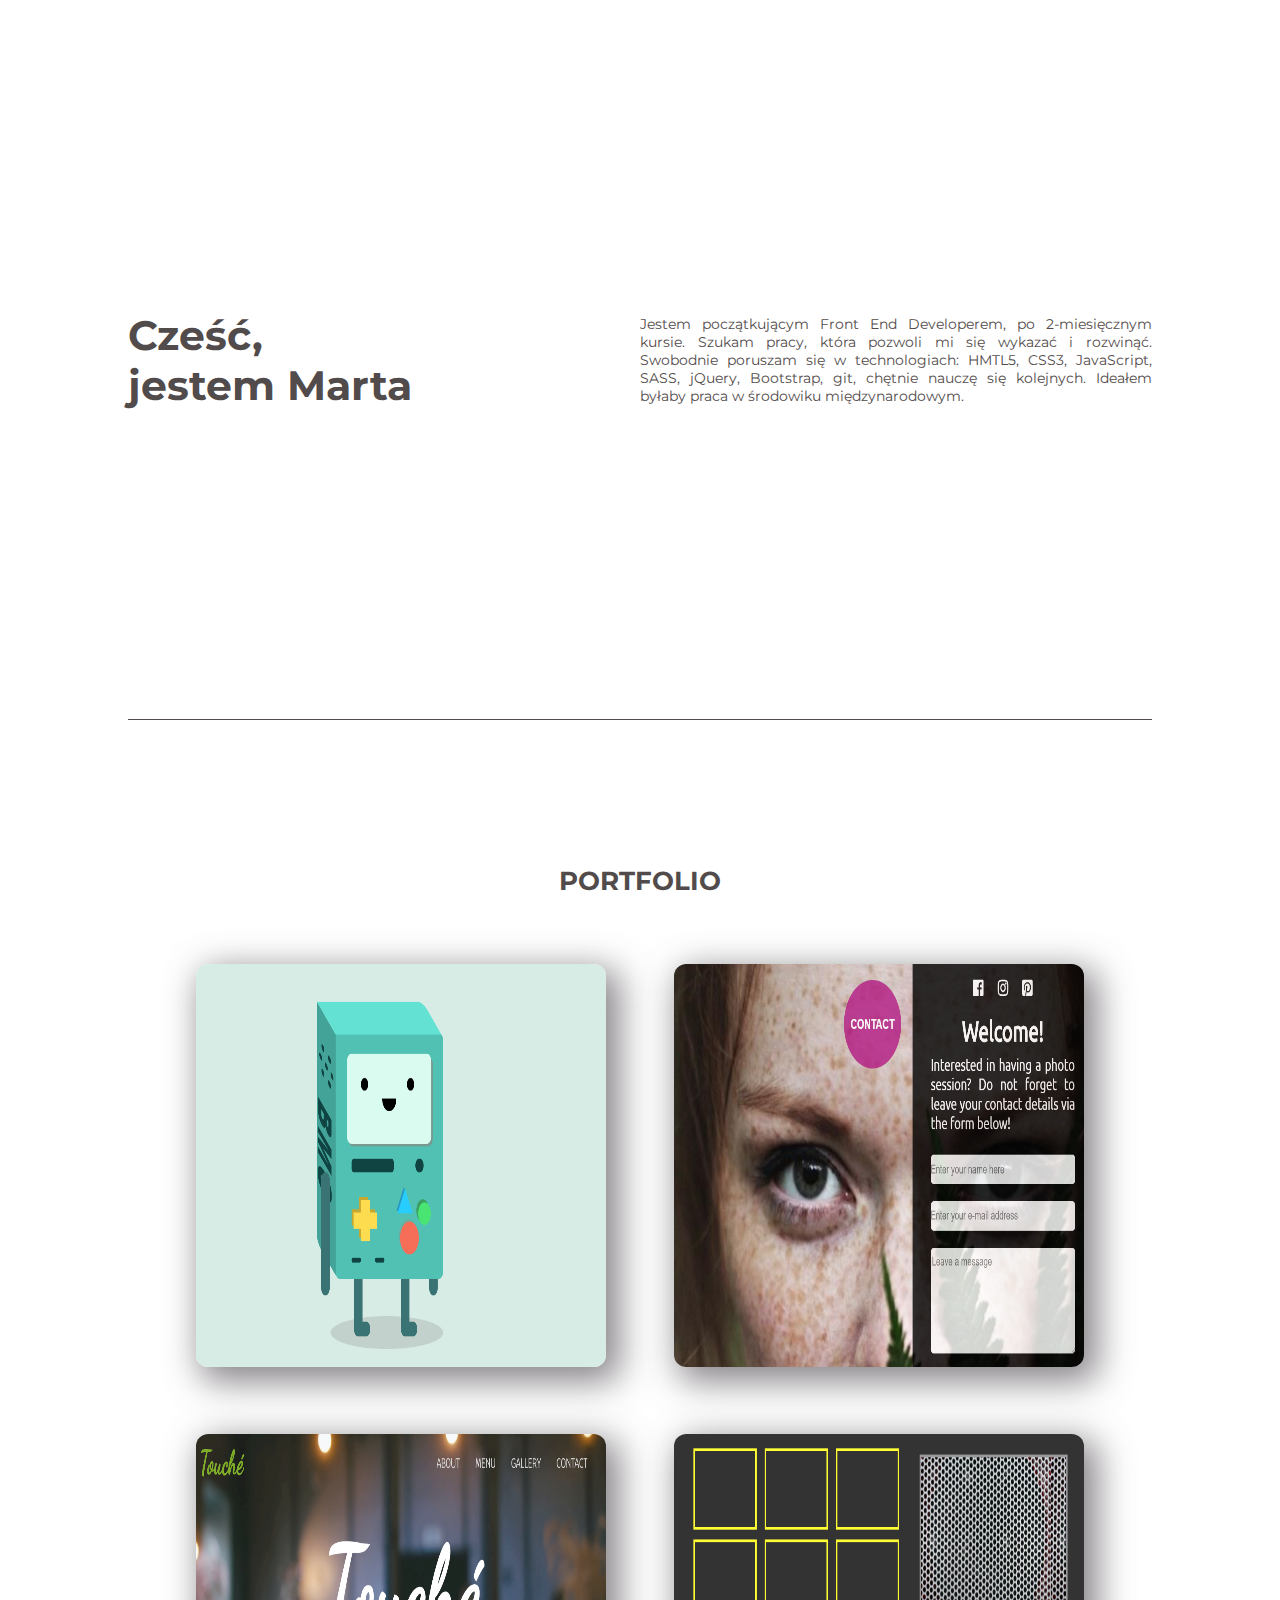
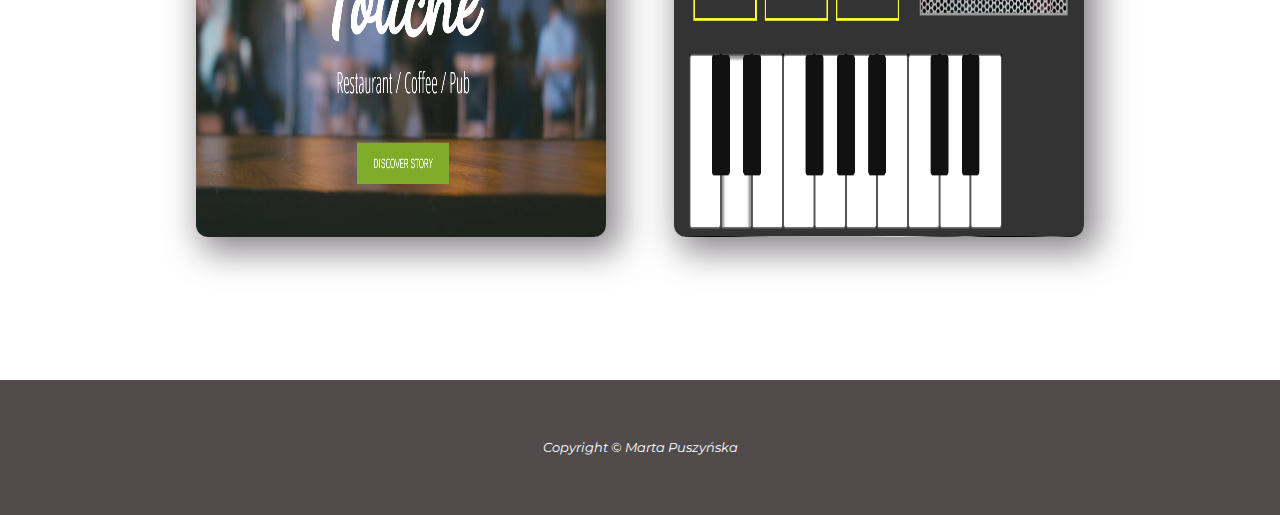
<file: 0-portfolio-online/index.html>
<!DOCTYPE html>
<html lang="en">

<head>
    <meta charset="UTF-8">
    <meta name="viewport" content="width=device-width, initial-scale=1.0">
    <meta http-equiv="X-UA-Compatible" content="ie=edge">
    <title>Moje portfolio</title>
    <link rel="stylesheet" href="https://use.fontawesome.com/releases/v5.6.3/css/all.css"
        integrity="sha384-UHRtZLI+pbxtHCWp1t77Bi1L4ZtiqrqD80Kn4Z8NTSRyMA2Fd33n5dQ8lWUE00s/" crossorigin="anonymous">
    <link href="https://fonts.googleapis.com/css?family=Montserrat" rel="stylesheet">
    <link rel="stylesheet" href="css/style.css">
</head>

<body>
    <header class="header">
        <div class="icons-container">
            <a href="https://github.com/MartaP93"><i class="fab fa-github"></i></a>
            <a href="https://www.linkedin.com/in/marta-puszynska-650456132/"><i class="fab fa-linkedin-in"></i></a>
            <a href="mailto:marta.puszynska93@gmail.com"><i class="fas fa-envelope"></i></a>
        </div>
    </header>

    <section class="about">
        <div class="text-about-1">
            <h1>Cześć,<br>jestem Marta</h1>
        </div>
        <div class="text-about-2">
            <p>Jestem początkującym Front End Developerem, po 2-miesięcznym kursie.
                Szukam pracy, która pozwoli mi się wykazać i rozwinąć. Swobodnie poruszam się w technologiach: HMTL5,
                CSS3, JavaScript, SASS, jQuery, Bootstrap, git, chętnie nauczę się kolejnych. Ideałem byłaby praca w
                środowiku międzynarodowym.</p>
        </div>
        <hr />
    </section>

    <section class="portfolio">
        <div class="title-container">
            <h2>portfolio</h2>
        </div>
        <div class="projects-container">
            <a href="#">
                <img src="img/bmo-1.PNG" alt="">
                <div class="project">
                    <h3>BMO</h3>
                    <p>Grafika/animacja zrobiona w czystym CSS3, przedstawiająca postać z ulubionej kreskówki.</p>
                </div>
            </a>
            <a href="#">
                <img src="img/photography-1.PNG" alt="">
                <div class="project">
                    <h3>fotograf</h3>
                    <p>Prosta, intuicyjna strona dla fotografa freelancera. Kodowana w czystym HTML5/CSS3, z
                        dodatkiem jQuery.</p>
                </div>
            </a>
            <a href="#">
                <img src="img/restaurant-2.PNG" alt="">
                <div class="project">
                    <h3>restauracja Touché</h3>
                    <p>Strona restauracji typu single-page. Stworzona z użyciem technologii HTML5, CSS3, SASS oraz
                        gotowych
                        bibliotek jQuery.</p>
                </div>
            </a>

            <a href="#">
                <img src="img/midi-controller.PNG" alt="">
                <div class="project">
                    <h3>midi controller</h3>
                    <p>Wirtualny instrument umożliwiający granie za pomocą klawiatury komputera. Kodowany w czystym
                        HTML5, CSS3, JavaScript.</p>
                </div>
            </a>
        </div>
    </section>

    <footer class="footer">
        <address>
            <p>Copyright &copy Marta Puszyńska</p>
        </address>
    </footer>

</body>

</html>
</file>
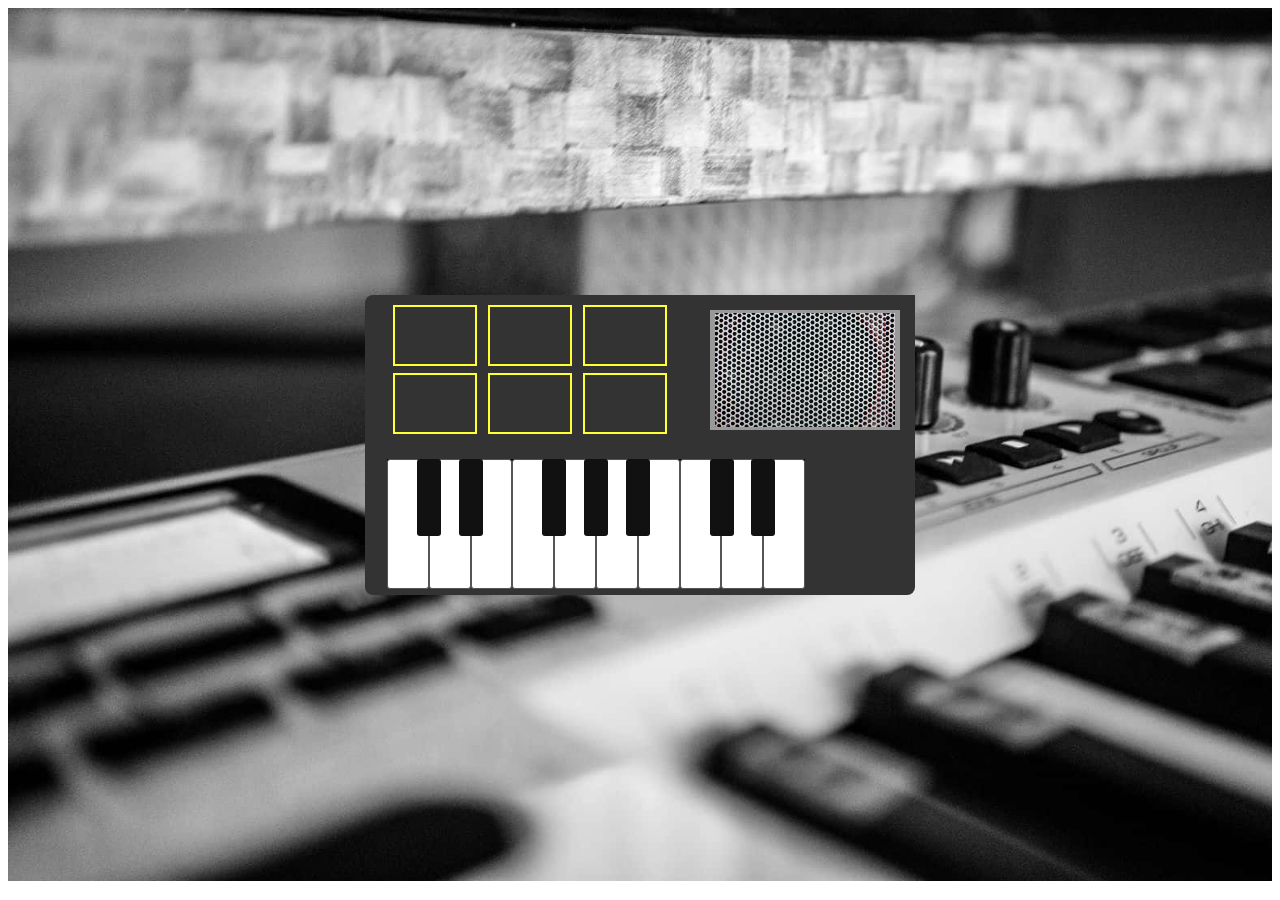
<file: 2-midi-controller/index.html>
<!DOCTYPE html>
<html lang="en">

<head>
    <meta charset="UTF-8">
    <meta name="viewport" content="width=device-width, initial-scale=1.0">
    <meta http-equiv="X-UA-Compatible" content="ie=edge">
    <title>MIDI Controller</title>
    <link rel="stylesheet" href="css/style.css">
</head>

<body>
    <div id="background">
        <div id="controller">
            <div class="line">
                <div id="pads">
                    <div id="pads-container">
                        <div class="pad" id="pad1" data-key="90"></div>
                        <div class="pad" id="pad2" data-key="88"></div>
                        <div class="pad" id="pad3" data-key="67"></div>
                        <div class="pad" id="pad4" data-key="86"></div>
                        <div class="pad" id="pad5" data-key="66"></div>
                        <div class="pad" id="pad6" data-key="78"></div>
                    </div>
                </div>
                <div id="speaker">
                    <div id="speaker-image"></div>
                </div>
            </div>
            <div class="line">
                <div id="keys-container">
                    <div id="keys">
                        <div id="segment1">
                            <div class="key" id="key1" data-key="81">
                                <div class="black-key" id="black-key1" data-key="50"></div>
                            </div>
                            <div class="key" id="key2" data-key="87">
                                <div class="black-key" data-key="51"></div>
                            </div>
                            <div class="key" id="key3" data-key="69"></div>
                        </div>
                        <div id="segment2">
                            <div class="key" id="key4" data-key="82">
                                <div class="black-key" data-key="53"></div>
                            </div>
                            <div class="key" id="key5" data-key="84">
                                <div class="black-key" data-key="54"></div>
                            </div>
                            <div class="key" id="key6" data-key="89">
                                <div class="black-key" data-key="55"></div>
                            </div>
                            <div class="key" id="key7" data-key="85"></div>
                        </div>
                        <div id="segment3">
                            <div class="key" id="key8" data-key="73">
                                <div class="black-key" data-key="57"></div>
                            </div>
                            <div class="key" id="key9" data-key="79">
                                <div class="black-key" data-key="48"></div>
                            </div>
                            <div class="key" id="key10" data-key="80"></div>
                        </div>
                    </div>

                </div>

            </div>
        </div>

    </div>


    <audio src="audio/pads/p1.wav" data-key="90"></audio>
    <audio src="audio/pads/p2.wav" data-key="88"></audio>
    <audio src="audio/pads/p3.wav" data-key="67"></audio>
    <audio src="audio/pads/p4.wav" data-key="86"></audio>
    <audio src="audio/pads/p5.wav" data-key="66"></audio>
    <audio src="audio/pads/p6.wav" data-key="78"></audio>

    <audio src="audio/keys/k1.wav" data-key="81"></audio>
    <audio src="audio/keys/k3.wav" data-key="87"></audio>
    <audio src="audio/keys/k5.wav" data-key="69"></audio>
    <audio src="audio/keys/k6.wav" data-key="82"></audio>
    <audio src="audio/keys/k8.wav" data-key="84"></audio>
    <audio src="audio/keys/k10.wav" data-key="89"></audio>
    <audio src="audio/keys/k12.wav" data-key="85"></audio>
    <audio src="audio/keys/k13.wav" data-key="73"></audio>
    <audio src="audio/keys/k15.wav" data-key="79"></audio>
    <audio src="audio/keys/k17.wav" data-key="80"></audio>

    <audio src="audio/keys/k2.wav" data-key="50"></audio>
    <audio src="audio/keys/k4.wav" data-key="51"></audio>
    <audio src="audio/keys/k7.wav" data-key="53"></audio>
    <audio src="audio/keys/k9.wav" data-key="54"></audio>
    <audio src="audio/keys/k11.wav" data-key="55"></audio>
    <audio src="audio/keys/k14.wav" data-key="57"></audio>
    <audio src="audio/keys/k16.wav" data-key="48"></audio>


<script src="js/script.js"></script>

</body>

</html>
</file>
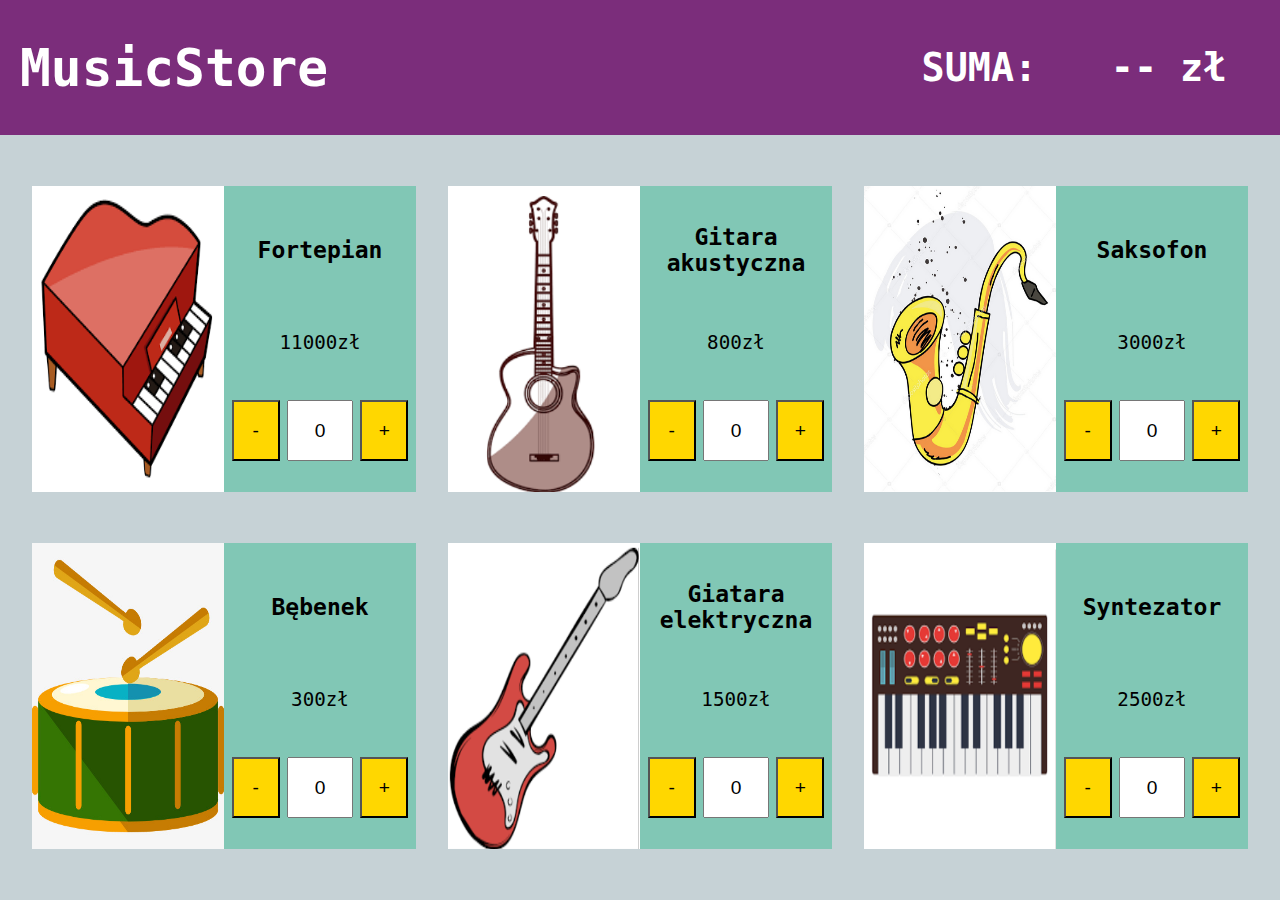
<file: 3-online-store/index.html>
<!DOCTYPE html>
<html lang="pl">

<head>
    <meta charset="UTF-8">
    <meta name="viewport" content="width=device-width, initial-scale=1.0">
    <meta http-equiv="X-UA-Compatible" content="ie=edge">
    <title>Music Store</title>
    <link rel="stylesheet" href="https://use.fontawesome.com/releases/v5.6.3/css/all.css" integrity="sha384-UHRtZLI+pbxtHCWp1t77Bi1L4ZtiqrqD80Kn4Z8NTSRyMA2Fd33n5dQ8lWUE00s/"
        crossorigin="anonymous">
    <link rel="stylesheet" href="css/style.css">
</head>

<body>

    <header id="header">
        <p>MusicStore</p>
        <div id="basket">
            <a href="#"><i class="fas fa-shopping-cart"></i></a>
            <p>SUMA:</p>
            <p>-- zł</p>
        </div>
    </header>

    <section id="products">
        <div class="product-container">
            <img id="image-1" src="img/1-piano.png" alt="">
            <div class="name-add">
                <div class="name">
                    <h3 id="name-1">Fortepian</h3><br>
                    <p><span class="price">11000</span>zł</p>
                </div>
                <div class="add">
                    <button class="minus" id="minus-1"></i><span>-</span></button>
                    <input type="number" value="0">
                    <button class="plus" id="plus-1"></i><span>+</span></button>
                </div>
            </div>
        </div>
        <div class="product-container">
            <img src="img/2-acoustic-guitar.png" alt="">
            <div class="name-add">
                <div class="name">
                    <h3>Gitara akustyczna</h3><br>
                    <p><span class="price">800</span>zł</p>
                </div>
                <div class="add">
                    <button class="minus" id="minus-2"></i><span>-</span></button>
                    <input type="number" value="0">
                    <button class="plus" id="plus-2"></i><span>+</span></button>
                </div>
            </div>
        </div>
        <div class="product-container">
            <img src="img/3-saksofon.PNG" alt="">
            <div class="name-add">
                <div class="name">
                    <h3>Saksofon</h3><br>
                    <p><span class="price">3000</span>zł</p>
                </div>
                <div class="add">
                    <button class="minus" id="minus-3"></i><span>-</span></button>
                    <input type="number" value="0">
                    <button class="plus" id="plus-3"></i><span>+</span></button>
                </div>
            </div>
        </div>
        <div class="product-container">
            <img src="img/4-drums.jpg" alt="">
            <div class="name-add">
                <div class="name">
                    <h3>Bębenek</h3><br>
                    <p><span class="price">300</span>zł</p>
                </div>
                <div class="add">
                    <button class="minus" id="minus-4"></i><span>-</span></button>
                    <input type="number" value="0">
                    <button class="plus" id="plus-4"></i><span>+</span></button>
                </div>
            </div>
        </div>
        <div class="product-container">
            <img src="img/5-electr-guitar.png" alt="">
            <div class="name-add">
                <div class="name">
                    <h3>Giatara elektryczna</h3><br>
                    <p><span class="price">1500</span>zł</p>
                </div>
                <div class="add">
                    <button class="minus" id="minus-5"></i><span>-</span></button>
                    <input type="number" value="0">
                    <button class="plus" id="plus-5"></i><span>+</span></button>
                </div>
            </div>
        </div>
        <div class="product-container">
            <img src="img/6-synth.png" alt="">
            <div class="name-add">
                <div class="name">
                    <h3>Syntezator</h3><br>
                    <p><span class="price">2500</span>zł</p>
                </div>
                <div class="add">
                    <button class="minus" id="minus-6"></i><span>-</span></button>
                    <input type="number" value="0">
                    <button class="plus" id="plus-6"></i><span>+</span></button>
                </div>
            </div>
        </div>

    </section>

    <script src="https://code.jquery.com/jquery-3.3.1.min.js" integrity="sha256-FgpCb/KJQlLNfOu91ta32o/NMZxltwRo8QtmkMRdAu8="
        crossorigin="anonymous"></script>
    <script src="js/script.js"></script>
</body>

</html>
</file>
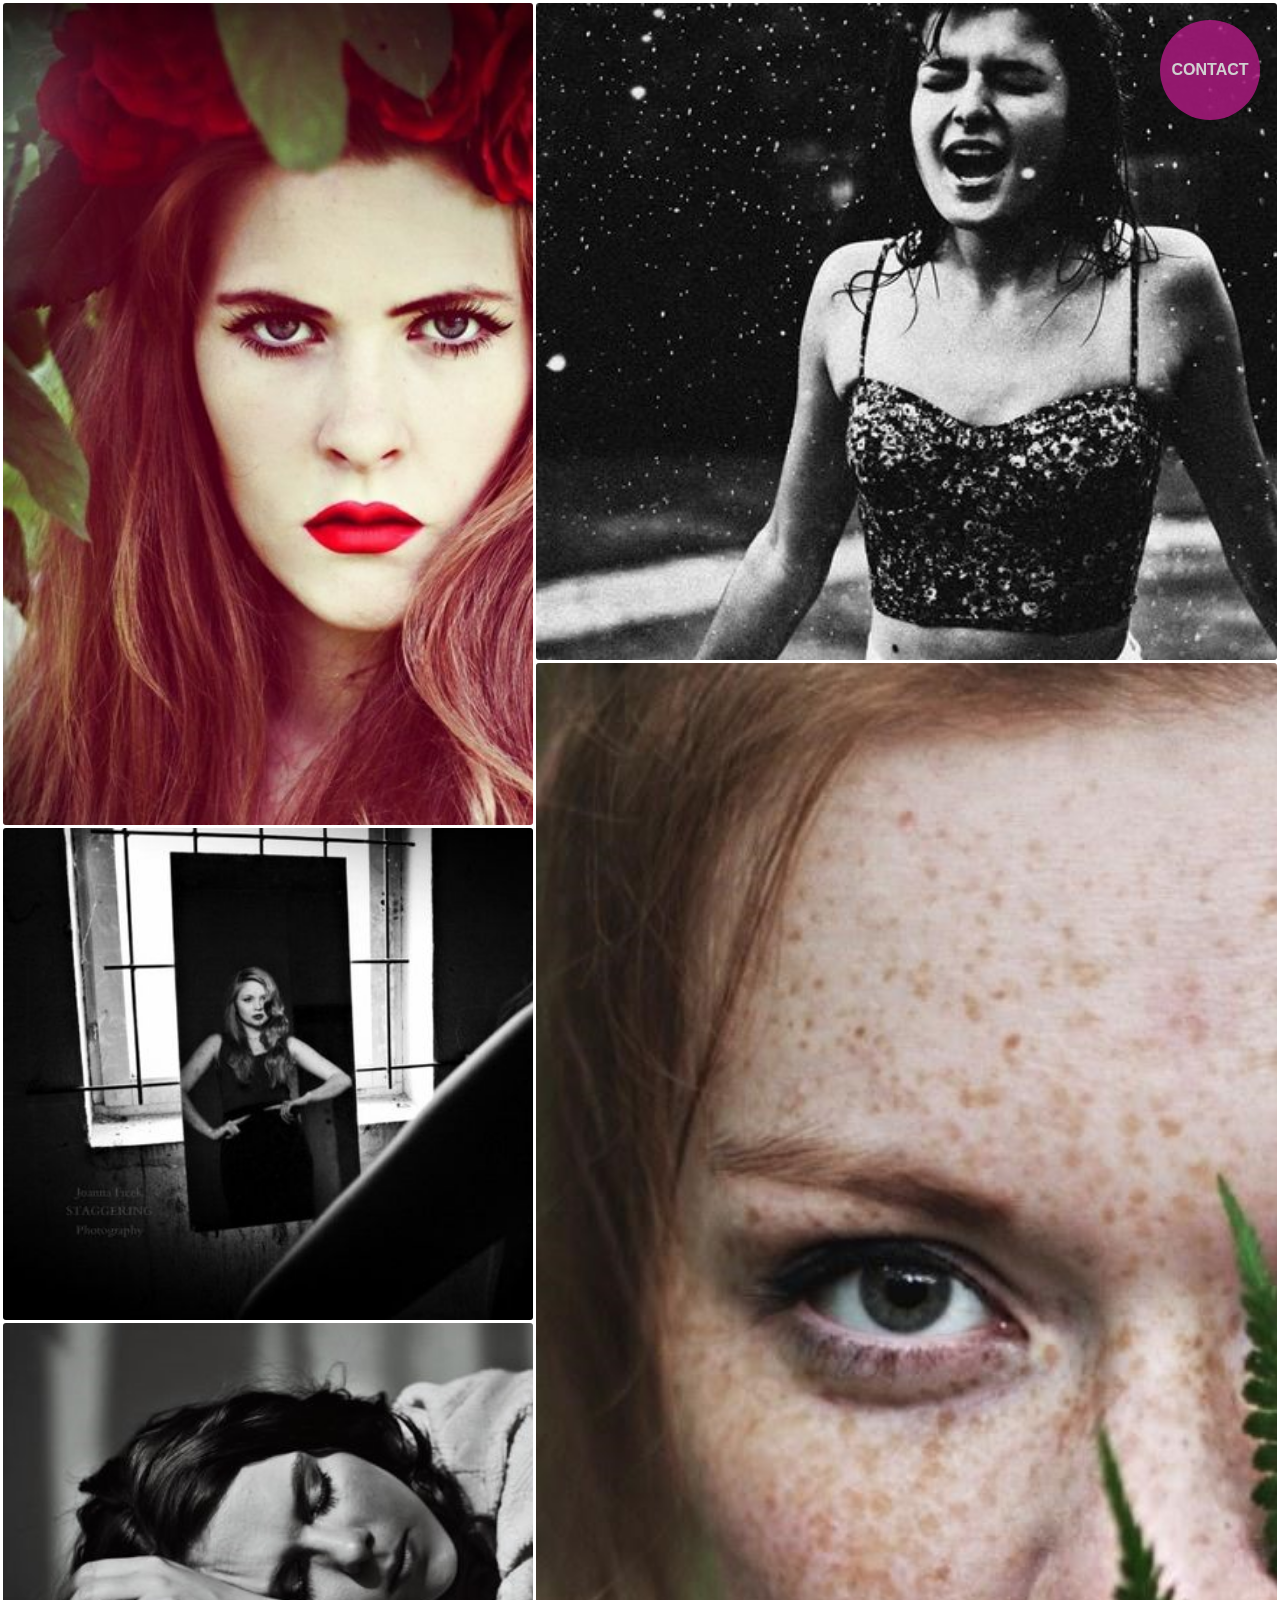
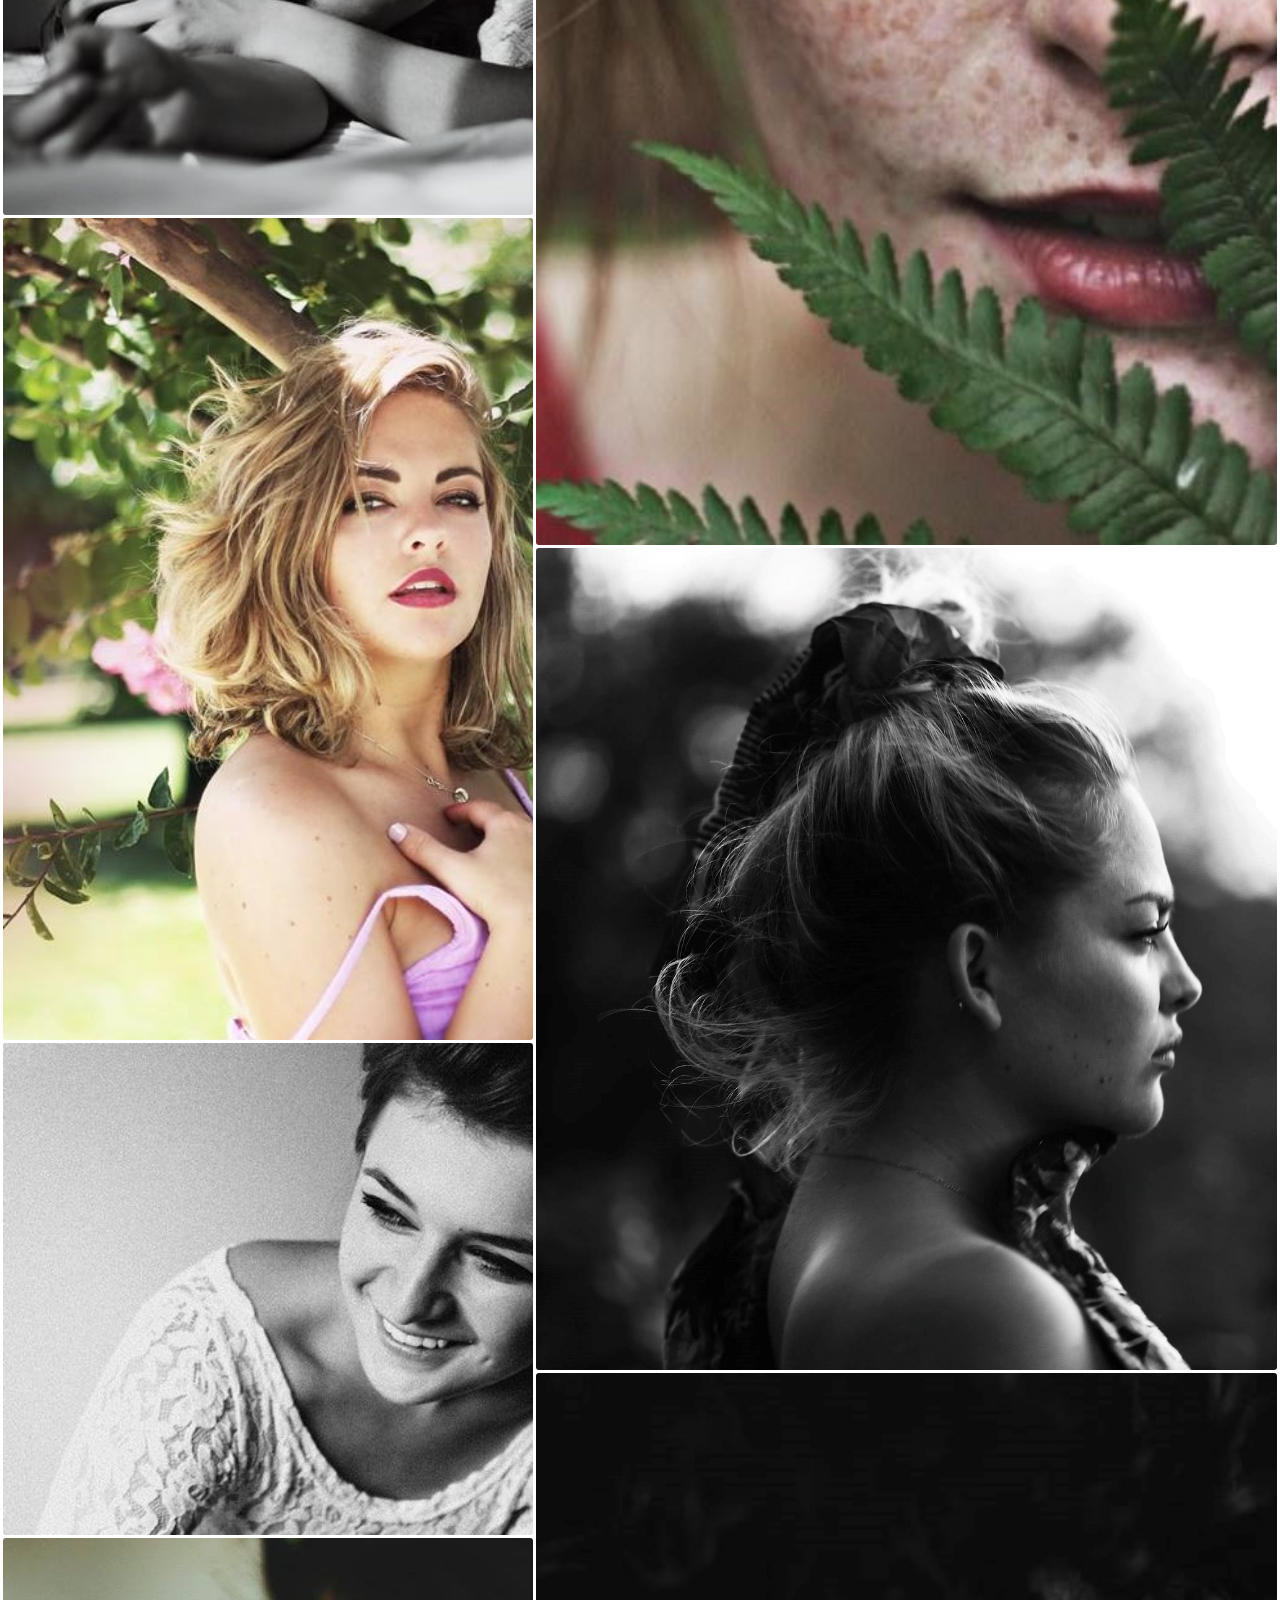
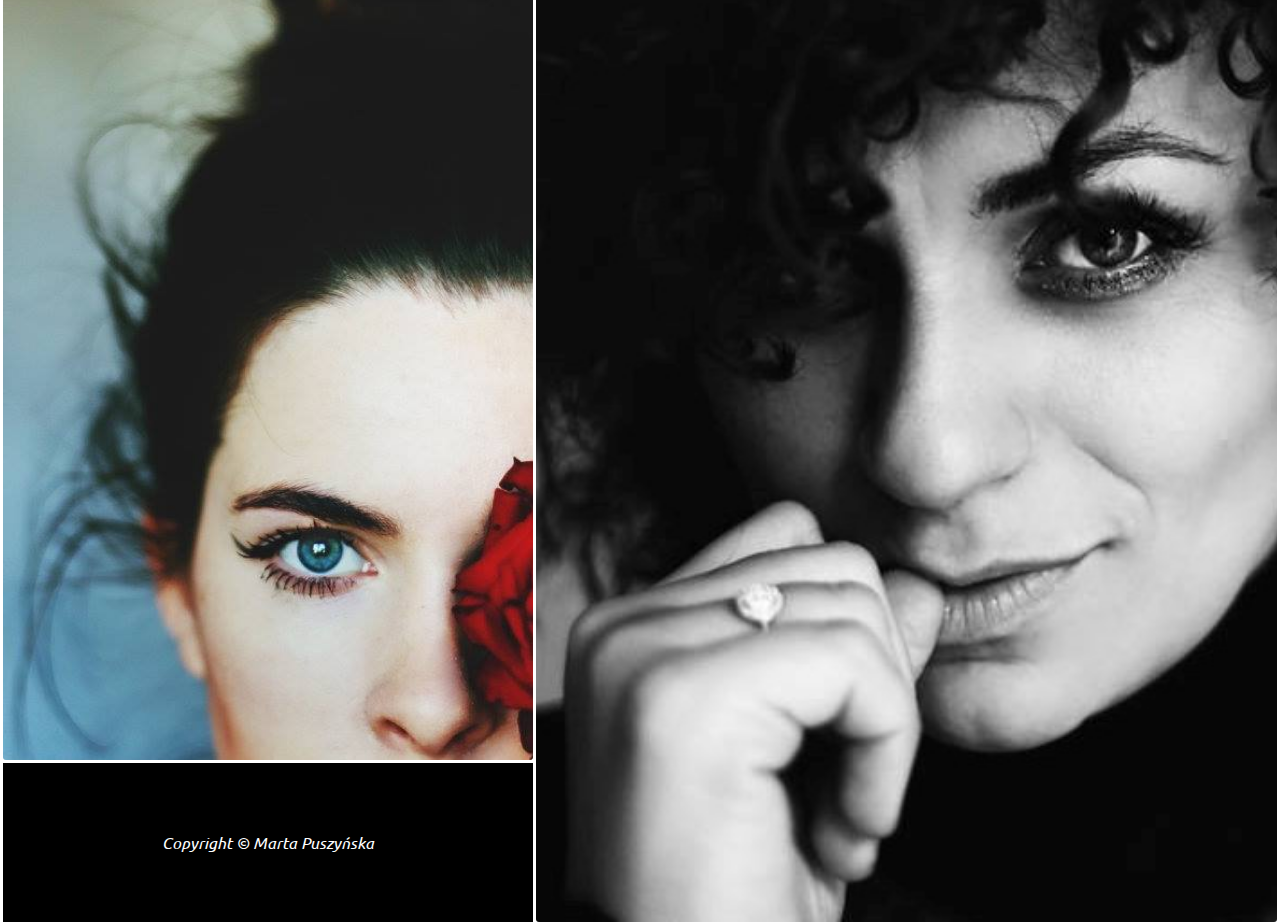
<file: 4-ficek-photography/index.html>
<!DOCTYPE html>
<html lang="en">

<head>
    <meta charset="UTF-8">
    <meta name="viewport" content="width=device-width, initial-scale=1.0">
    <meta http-equiv="X-UA-Compatible" content="ie=edge">
    <title>Photography</title>
    <link href="https://fonts.googleapis.com/css?family=Ubuntu" rel="stylesheet">
    <link rel="stylesheet" href="https://use.fontawesome.com/releases/v5.6.3/css/all.css" integrity="sha384-UHRtZLI+pbxtHCWp1t77Bi1L4ZtiqrqD80Kn4Z8NTSRyMA2Fd33n5dQ8lWUE00s/"
        crossorigin="anonymous">
    <link rel="stylesheet" href="css/style.css">
</head>

<body>

    <div id="side-bar">
        <div id="social-media">
            <i class="fab fa-facebook"></i>
            <i class="fab fa-instagram"></i>
            <i class="fab fa-pinterest-square"></i>
        </div>
        <h1>Welcome!</h1>
        <p>Interested in having the photo session? Do not forget to leave your contact details via the form below!</p>
        <form id="form">
            <input type="text" placeholder="Enter your name here">
            <input type="email" placeholder="Enter your e-mail address">
            <textarea name="" placeholder="Leave a message"></textarea>
            <button>SEND</button>
        </form>
        <button id="open-contact" onclick=toggleSidebar()>CONTACT</button>
    </div>
    <div id="gallery">
        <div class="photo-container" id="photo-container1">
            <div id="where">
                <h3>Photo sessions</h3>
                <p>Warszawa</p>
                <p>Katowice</p>
            </div>
        </div>
        <div class="photo-container" id="photo-container2"></div>
        <div class="photo-container" id="photo-container3"></div>
        <div class="photo-container" id="photo-container4"></div>
        <div class="photo-container" id="photo-container5"></div>
        <div class="photo-container" id="photo-container6"></div>
        <div class="photo-container" id="photo-container7"></div>
        <div class="photo-container" id="photo-container8"></div>
        <div class="photo-container" id="photo-container9"></div>
        <div class="photo-container" id="photo-container10"></div>
        <address id="footer">
            <p>Copyright &copy Marta Puszyńska</p>
        </address>
    </div>

    <script src="js/script.js"></script>

</body>

</html>
</file>
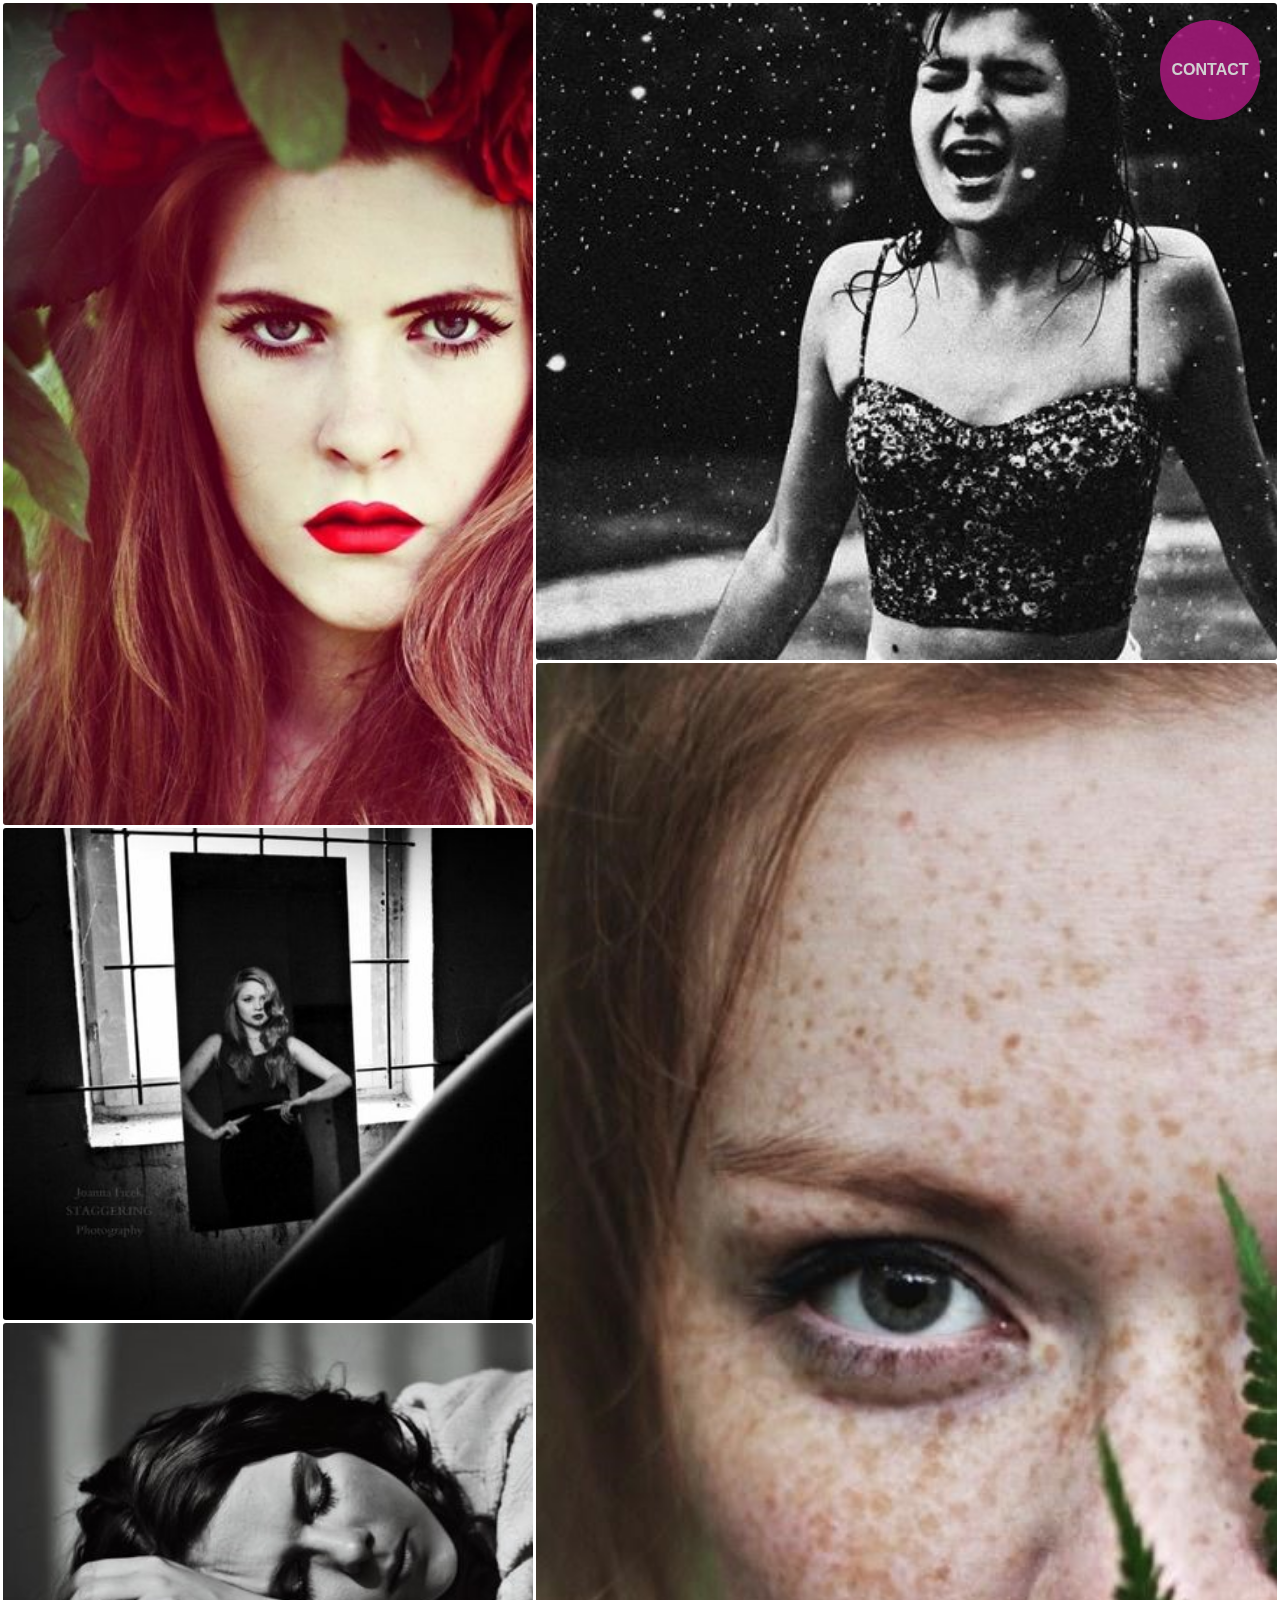
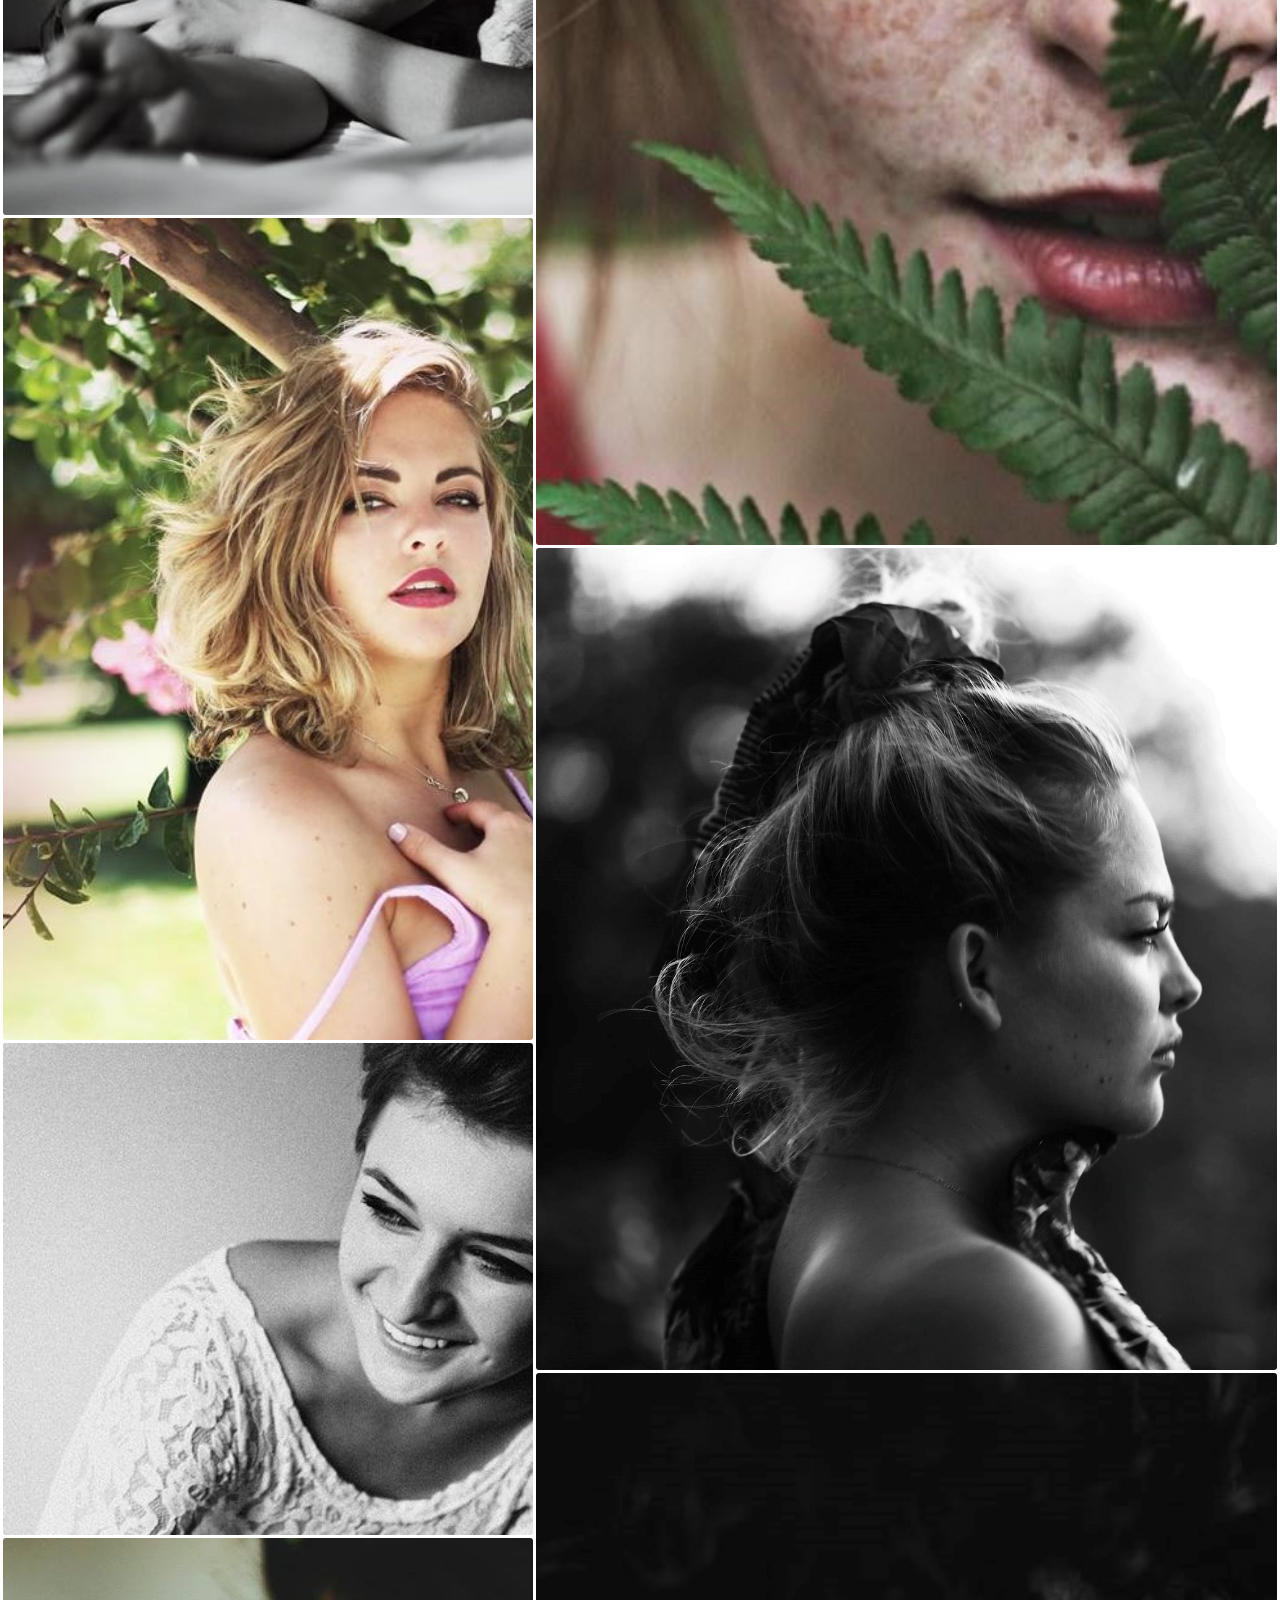
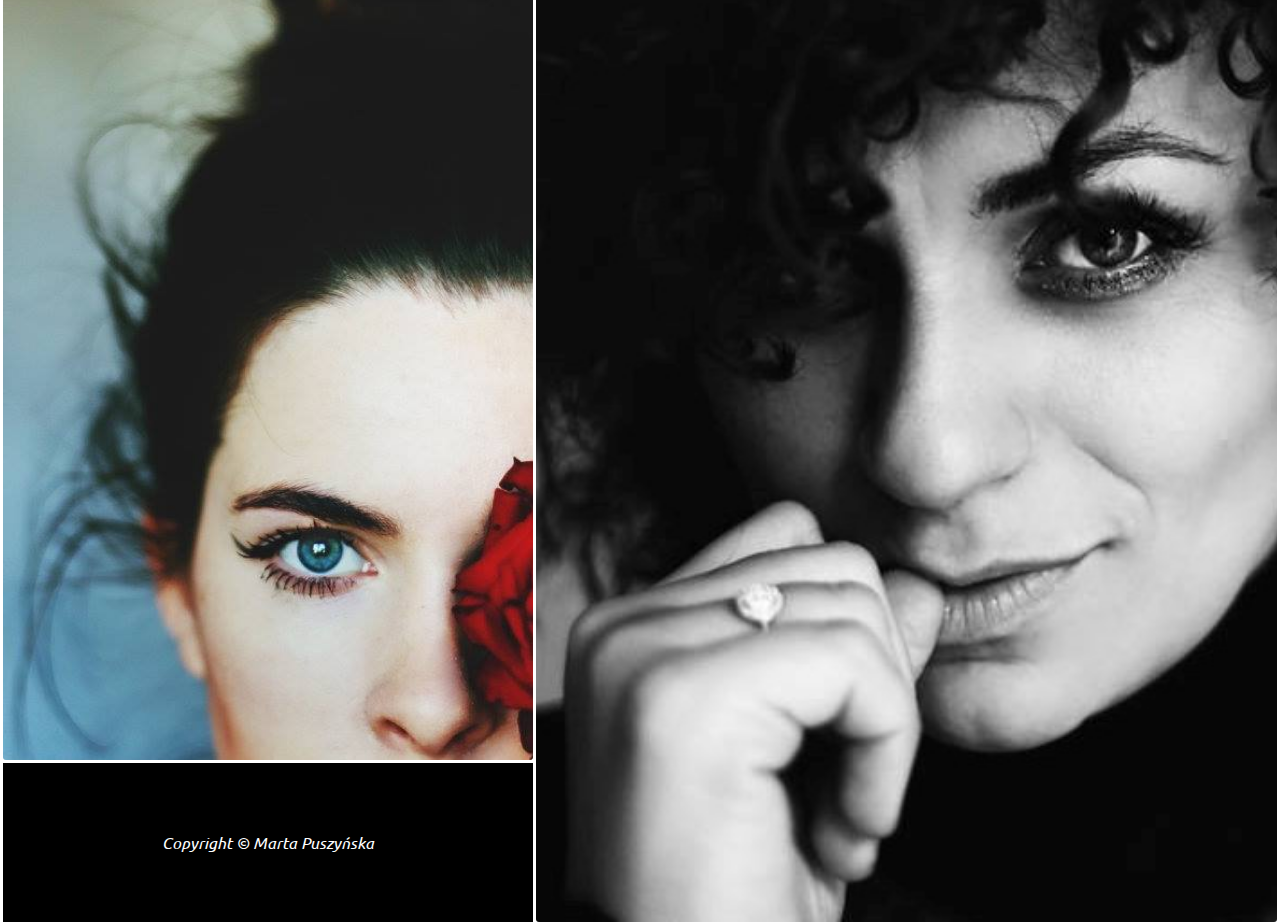
<file: 4-photography/index.html>
<!DOCTYPE html>
<html lang="en">

<head>
    <meta charset="UTF-8">
    <meta name="viewport" content="width=device-width, initial-scale=1.0">
    <meta http-equiv="X-UA-Compatible" content="ie=edge">
    <title>Photography</title>
    <link href="https://fonts.googleapis.com/css?family=Ubuntu" rel="stylesheet">
    <link rel="stylesheet" href="https://use.fontawesome.com/releases/v5.6.3/css/all.css" integrity="sha384-UHRtZLI+pbxtHCWp1t77Bi1L4ZtiqrqD80Kn4Z8NTSRyMA2Fd33n5dQ8lWUE00s/"
        crossorigin="anonymous">
    <link rel="stylesheet" href="css/style.css">
    <link rel="stylesheet" href="css/responsive.css">
</head>

<body>

    <div id="side-bar">
        <div id="social-media">
            <i class="fab fa-facebook"></i>
            <i class="fab fa-instagram"></i>
            <i class="fab fa-pinterest-square"></i>
        </div>
        <h2>Welcome!</h2>
        <p>Interested in having a photo session? Do not forget to leave your contact details via the form below!</p>
        <form id="form">
            <input type="text" placeholder="Enter your name here">
            <input type="email" placeholder="Enter your e-mail address">
            <textarea name="" placeholder="Leave a message"></textarea>
            <button>SEND</button>
        </form>
        <button id="open-contact">CONTACT</button>
    </div>
    <div id="gallery">
        <div class="photo-container" id="photo-container1"></div>
        <div class="photo-container" id="photo-container2"></div>
        <div class="photo-container" id="photo-container3"></div>
        <div class="photo-container" id="photo-container4"></div>
        <div class="photo-container" id="photo-container5"></div>
        <div class="photo-container" id="photo-container6"></div>
        <div class="photo-container" id="photo-container7"></div>
        <div class="photo-container" id="photo-container8"></div>
        <div class="photo-container" id="photo-container9"></div>
        <div class="photo-container" id="photo-container10"></div>
        <address id="footer">
            <p>Copyright &copy Marta Puszyńska</p>
        </address>
    </div>

    <script src="https://code.jquery.com/jquery-3.3.1.min.js" integrity="sha256-FgpCb/KJQlLNfOu91ta32o/NMZxltwRo8QtmkMRdAu8="
        crossorigin="anonymous"></script>
    <script src="js/script.js"></script>

</body>

</html>
</file>
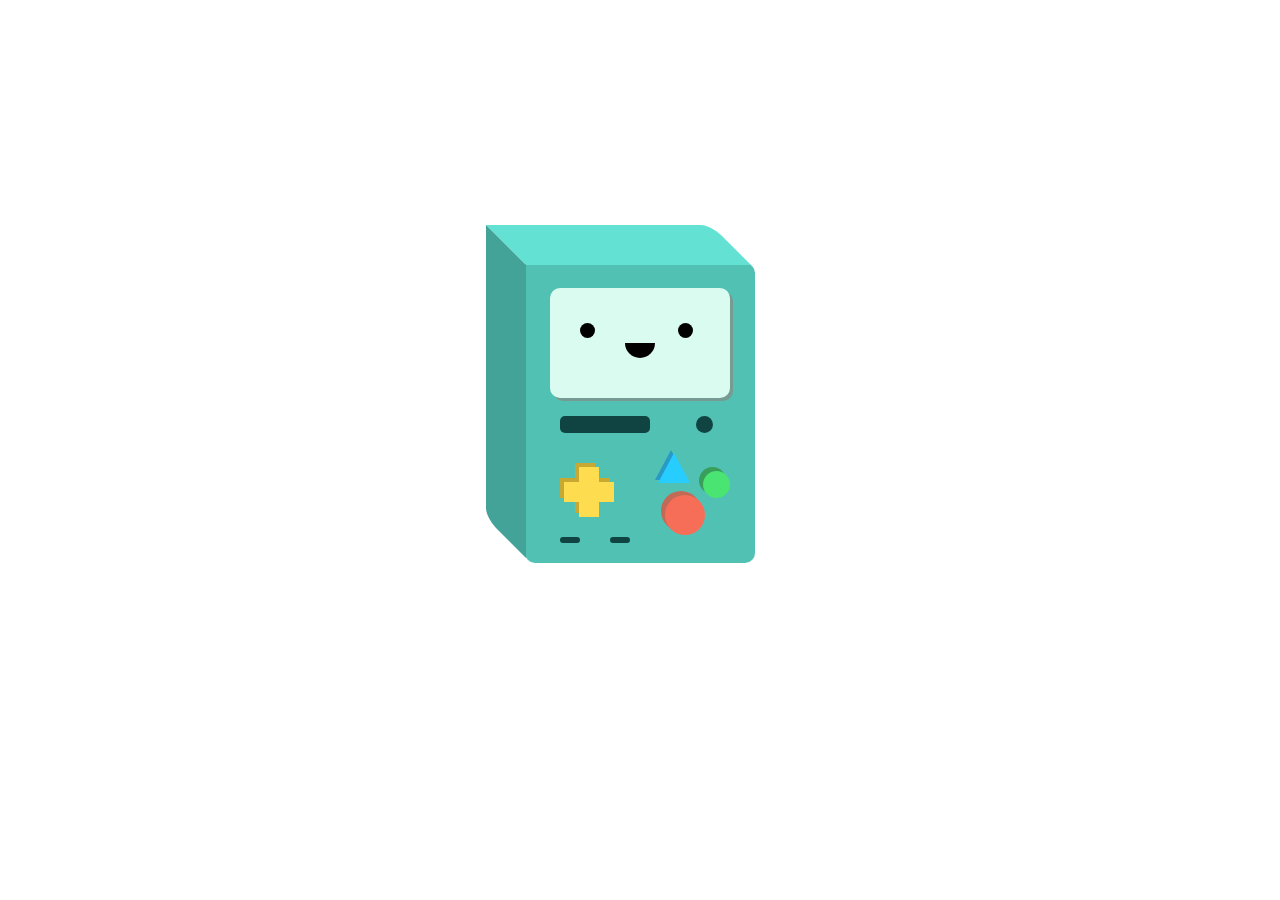
<file: 5-bimo-3d/index.html>
<!DOCTYPE html>
<html lang="en">

<head>
    <meta charset="UTF-8">
    <meta name="viewport" content="width=device-width, initial-scale=1.0">
    <meta http-equiv="X-UA-Compatible" content="ie=edge">
    <title>Bimo 3D</title>
    <link rel="stylesheet" href="css/style.css">
</head>

<body>
    <div class="container">
        <div class="front">
            <div class="top absolute"></div>
            <div class="side absolute"></div>

            <div class="face absolute">
                <div class="eye eye1 absolute"></div>
                <div class="eye eye2 absolute"></div>
                <div class="mouth absolute"></div>
            </div>

            <div class="cd-rom absolute"></div>
            <div class="cd-button absolute"></div>

            <div class="yellow-button yellow1 absolute">
                <div class="yellow-button yellow2 absolute">
                    <div class="yellow-shadow yellow-shadow2 absolute"></div>
                </div>
                <div class="yellow-shadow absolute"></div>
            </div>
            <div class="blue-button absolute">
                <div class="blue-button blue-shadow absolute"></div>
            </div>
            <div class="green-button absolute"></div>
            <div class="red-button absolute"></div>

            <div class="reset-button reset1 absolute"></div>
            <div class="reset-button reset2 absolute"></div>
        </div>



    </div>
</body>

</html>
</file>
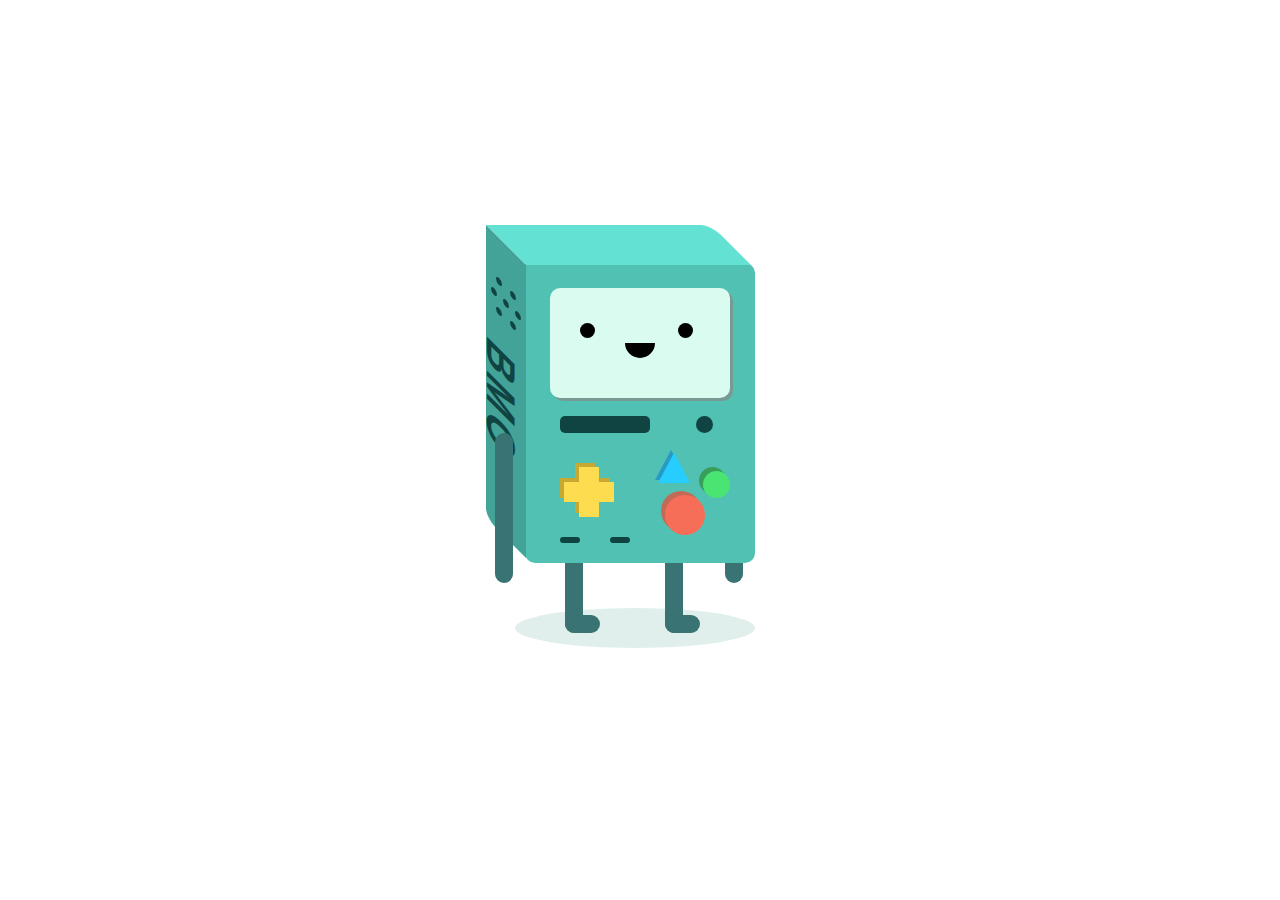
<file: 5-bmo-3d/index.html>
<!DOCTYPE html>
<html lang="en">

<head>
    <meta charset="UTF-8">
    <meta name="viewport" content="width=device-width, initial-scale=1.0">
    <meta http-equiv="X-UA-Compatible" content="ie=edge">
    <title>Bmo 3D</title>
    <link rel="stylesheet" href="css/style.css">
</head>

<body>
    <div class="container">
        <div class="front">
            <div class="top absolute"></div>
            <div class="side absolute">
                <div class="speaker speaker1 absolute"></div>
                <div class="speaker speaker2 absolute"></div>
                <div class="speaker speaker3 absolute"></div>
                <div class="speaker speaker4 absolute"></div>
                <div class="speaker speaker5 absolute"></div>
                <div class="speaker speaker6 absolute"></div>
                <div class="speaker speaker7 absolute"></div>
                <div class="name absolute">BMO</div>
            </div>

            <div class="face absolute">
                <div class="eye eye1 absolute"></div>
                <div class="eye eye2 absolute"></div>
                <div class="mouth absolute"></div>
            </div>

            <div class="cd-rom absolute"></div>
            <div class="cd-button absolute"></div>

            <div class="yellow-button yellow1 absolute">
                <div class="yellow-button yellow2 absolute">
                    <div class="yellow-shadow yellow-shadow2 absolute"></div>
                </div>
                <div class="yellow-shadow absolute"></div>
            </div>
            <div class="blue-button absolute">
                <div class="blue-button blue-shadow absolute"></div>
            </div>
            <div class="green-button absolute"></div>
            <div class="red-button absolute"></div>

            <div class="reset-button reset1 absolute"></div>
            <div class="reset-button reset2 absolute"></div>

            <div class="ground absolute"></div>

            <div class="hand hand1 absolute"></div>
            <div class="hand hand2 absolute"></div>

            <div class="leg leg1 absolute">
                <div class="foot absolute"></div>
            </div>
            <div class="leg leg2 absolute">
                <div class="foot absolute"></div>
            </div>
        </div>



    </div>
</body>

</html>
</file>
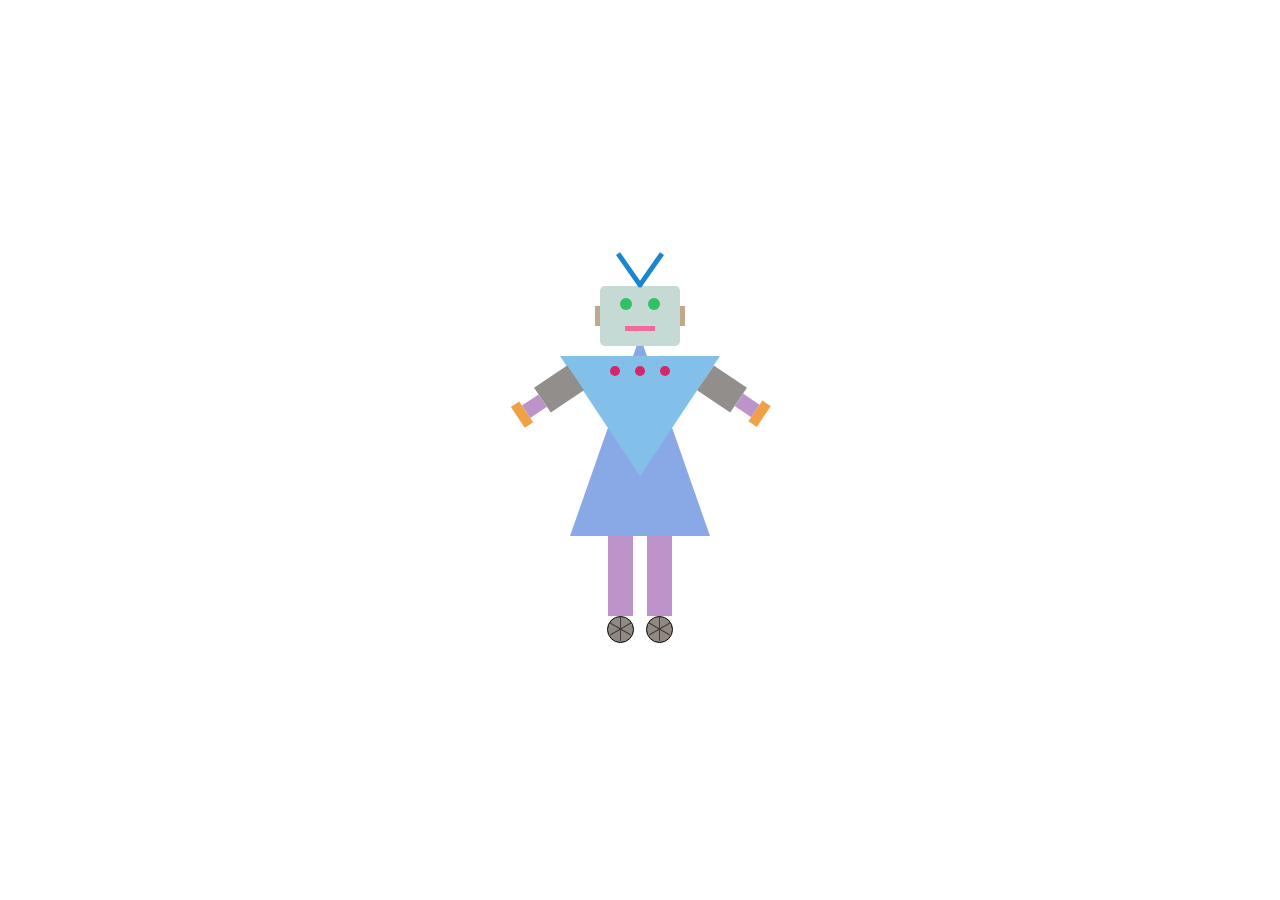
<file: 5-robot/index.html>
<!DOCTYPE html>
<html lang="en">

<head>
    <meta charset="UTF-8">
    <meta name="viewport" content="width=device-width, initial-scale=1.0">
    <meta http-equiv="X-UA-Compatible" content="ie=edge">
    <title>Robot</title>
    <link rel="stylesheet" href="css/style.css">
    <link rel="stylesheet" href="css/animations.css">
</head>

<body>
    <div id="container">
        <div id="corpus1">
            <div id="corpus2">
                <div class="button" id="button1"></div>
                <div class="button" id="button2"></div>
                <div class="button" id="button3"></div>
            </div>
            <div id="head">
                <div class="eye" id="eye1"></div>
                <div class="eye" id="eye2"></div>
                <div id="mouth"></div>
                <div class="ear" id="ear1"></div>
                <div class="ear" id="ear2"></div>
                <div class="antenna" id="antenna1"></div>
                <div class="antenna" id="antenna2"></div>
            </div>
            <div class="hand" id="hand1">
                <div class="element1"></div>
                <div class="element2"></div>
            </div>
            <div class="hand" id="hand2">
                <div class="element1"></div>
                <div class="element2"></div>
            </div>
            <div class="leg" id="leg1">
                <div class="wheel">
                    <div class="element3"></div>
                    <div class="element4"></div>
                    <div class="element5"></div>
                </div>
            </div>
            <div class="leg" id="leg2">
                <div class="wheel">
                    <div class="element3"></div>
                    <div class="element4"></div>
                    <div class="element5"></div>
                </div>
            </div>
        </div>

    </div>
</body>

</html>
</file>
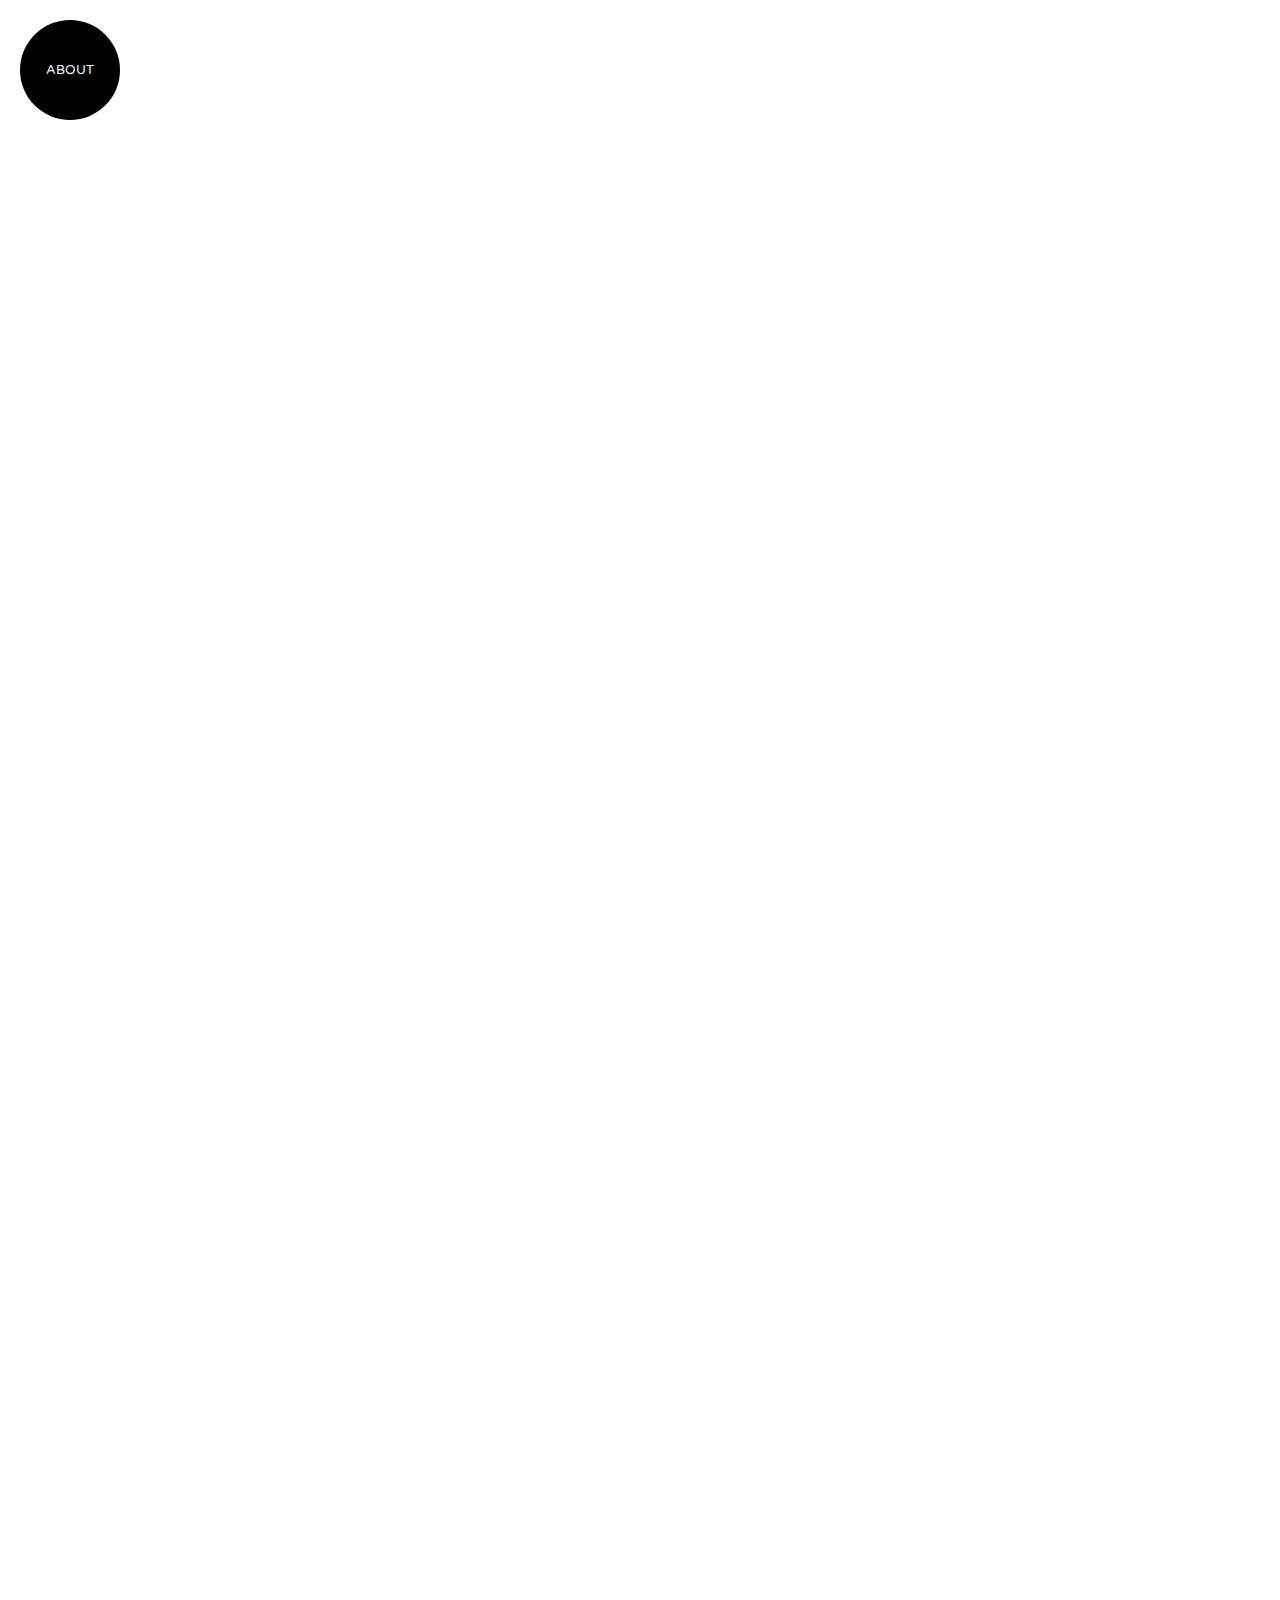
<file: 4-ficek-photography/ready-project/index.html>
<!DOCTYPE HTML>
<!--
	Aesthetic by gettemplates.co
	Twitter: http://twitter.com/gettemplateco
	URL: http://gettemplates.co
-->
<html>
	<head>
	<meta charset="utf-8">
	<meta http-equiv="X-UA-Compatible" content="IE=edge">
	<title>Photo &mdash; Free Website Template, Free HTML5 Template by gettemplates.co</title>
	<meta name="viewport" content="width=device-width, initial-scale=1">
	<meta name="description" content="Free HTML5 Website Template by gettemplates.co" />
	<meta name="keywords" content="free website templates, free html5, free template, free bootstrap, free website template, html5, css3, mobile first, responsive" />
	<meta name="author" content="gettemplates.co" />

  	<!-- Facebook and Twitter integration -->
	<meta property="og:title" content=""/>
	<meta property="og:image" content=""/>
	<meta property="og:url" content=""/>
	<meta property="og:site_name" content=""/>
	<meta property="og:description" content=""/>
	<meta name="twitter:title" content="" />
	<meta name="twitter:image" content="" />
	<meta name="twitter:url" content="" />
	<meta name="twitter:card" content="" />

	<!-- Place favicon.ico and apple-touch-icon.png in the root directory -->
	<link rel="shortcut icon" href="favicon.ico">
	<link href='https://fonts.googleapis.com/css?family=Varela+Round' rel='stylesheet' type='text/css'>
	<!-- <link href="https://fonts.googleapis.com/css?family=Bungee+Shade" rel="stylesheet"> -->
	
	<!-- Animate.css -->
	<link rel="stylesheet" href="css/animate.css">
	<!-- Icomoon Icon Fonts-->
	<link rel="stylesheet" href="css/icomoon.css">
	<!-- Bootstrap  -->
	<link rel="stylesheet" href="css/bootstrap.css">
	<!-- Theme style  -->
	<link rel="stylesheet" href="css/style.css">
	<!-- Magnific Popup -->
	<link rel="stylesheet" href="css/magnific-popup.css">
	

	<!-- Modernizr JS -->
	<script src="js/modernizr-2.6.2.min.js"></script>
	<!-- FOR IE9 below -->
	<!--[if lt IE 9]>
	<script src="js/respond.min.js"></script>
	<![endif]-->

	</head>
	<body>
	

	<div id="fh5co-page">
	
	<div class="aside-toggle btn-circle">
		<a href="#"><span></span><em>About</em></a>
	</div>

	

	<div id="fh5co-aside">
		<div class="image-bg"></div>
		<div class="overlay"></div> 
		<div class="row">
			<div class="col-md-12">
				<div id="fh5co-aside-inner">
					<div class="row" id="fh5co-bio">
						<div class="col-md-12">
							<h2>About Me</h2>
						</div>
						<div class="col-md-6">
							<p>Sint, <a href="#">consectetur</a>, fugit. Sed, blanditiis. Autem quae perferendis totam provident, consequuntur inventore reiciendis vitae suscipit rerum repellendus facere voluptatem tenetur iure praesentium corrupti asperiores eos laborum debitis eaque maiores magnam nisi exercitationem sunt maxime! At eligendi deserunt, iusto natus molestias!</p>
						</div>
						<div class="col-md-6">
							<p>Quas praesentium dolore unde delectus, nemo accusantium, qui ab illum debitis assumenda tempore molestias ipsam, eveniet repellendus officiis in vel, explicabo quos necessitatibus atque doloremque. Quae maiores delectus, magnam nam.</p>
						</div>
						<div class="col-md-12 fh5co-social">
							<a href="#"><i class="icon-envelope"></i></a>
							<a href="#"><i class="icon-twitter"></i></a>
							<a href="#"><i class="icon-linkedin"></i></a>
							<a href="#"><i class="icon-instagram"></i></a>
							<a href="#"><i class="icon-google-plus"></i></a>
						</div>
<div class="col-md-12" style="margin-top: 40px;">
	<p>&copy; 2016 Free HTML5 Template. All Rights Reserved. Designed by <a href="http://gettemplates.co/">GetTemplates.co</a> Demo Images: <a href="http://unsplash.com/" target="_blank">Unsplash</a></p>
</div>
					</div>
				</div>
			</div>
		</div>
	</div>
	<div class="container-fluid" id="fh5co-image-grid">
		

		<div class="grid">
		  <div class="grid-sizer"></div>

		  <div class="grid-item item animate-box" data-animate-effect="fadeIn">
		  		<a href="single.html">
					<div class="img-wrap">
						<img src="images/img_1.jpg" alt="" class="img-responsive">
					</div>
					<div class="text-wrap">
						<div class="text-inner">
							<div>
								<h2>Name of photo or title here</h2>
								<span>72 photos</span>
							</div>
						</div>
					</div>
				</a>
		  </div>
		  <div class="grid-item item animate-box" data-animate-effect="fadeIn">
		    <a href="single.html">
					<div class="img-wrap">
						<img src="images/img_2.jpg" alt="" class="img-responsive">
					</div>
					<div class="text-wrap">
						<div class="text-inner">
							<div>
								<h2>Name of photo or title here</h2>
								<span>72 photos</span>
							</div>
						</div>
					</div>
				</a>
		  </div>
		  <div class="grid-item item animate-box" data-animate-effect="fadeIn">
		    <a href="single.html">
					<div class="img-wrap">
						<img src="images/img_3.jpg" alt="" class="img-responsive">
					</div>
					<div class="text-wrap">
						<div class="text-inner">
							<div>
								<h2>Name of photo or title here</h2>
								<span>72 photos</span>
							</div>
						</div>
					</div>
				</a>
		  </div>
		  <div class="grid-item item animate-box" data-animate-effect="fadeIn">
		    <a href="single.html">
					<div class="img-wrap">
						<img src="images/img_4.jpg" alt="" class="img-responsive">
					</div>
					<div class="text-wrap">
						<div class="text-inner">
							<div>
								<h2>Name of photo or title here</h2>
								<span>72 photos</span>
							</div>
						</div>
					</div>
				</a>
		  </div>
		  <div class="grid-item item animate-box" data-animate-effect="fadeIn">
		    <a href="single.html">
					<div class="img-wrap">
						<img src="images/img_5.jpg" alt="" class="img-responsive">
					</div>
					<div class="text-wrap">
						<div class="text-inner">
							<div>
								<h2>Name of photo or title here</h2>
								<span>72 photos</span>
							</div>
						</div>
					</div>
				</a>
		  </div>
		  <div class="grid-item item animate-box" data-animate-effect="fadeIn">
		    <a href="single.html">
					<div class="img-wrap">
						<img src="images/img_6.jpg" alt="" class="img-responsive">
					</div>
					<div class="text-wrap">
						<div class="text-inner">
							<div>
								<h2>Name of photo or title here</h2>
								<span>72 photos</span>
							</div>
						</div>
					</div>
				</a>
		  </div>
		  <div class="grid-item item animate-box" data-animate-effect="fadeIn">
		    <a href="single.html">
					<div class="img-wrap">
						<img src="images/img_7.jpg" alt="" class="img-responsive">
					</div>
					<div class="text-wrap">
						<div class="text-inner">
							<div>
								<h2>Name of photo or title here</h2>
								<span>72 photos</span>
							</div>
						</div>
					</div>
				</a>
		  </div>
		  <div class="grid-item item animate-box" data-animate-effect="fadeIn">
		    <a href="single.html">
					<div class="img-wrap">
						<img src="images/img_8.jpg" alt="" class="img-responsive">
					</div>
					<div class="text-wrap">
						<div class="text-inner">
							<div>
								<h2>Name of photo or title here</h2>
								<span>72 photos</span>
							</div>
						</div>
					</div>
				</a>
		  </div>
		  <div class="grid-item item animate-box" data-animate-effect="fadeIn">
		    <a href="single.html">
					<div class="img-wrap">
						<img src="images/img_9.jpg" alt="" class="img-responsive">
					</div>
					<div class="text-wrap">
						<div class="text-inner">
							<div>
								<h2>Name of photo or title here</h2>
								<span>72 photos</span>
							</div>
						</div>
					</div>
				</a>
		  </div>
		  <div class="grid-item item animate-box" data-animate-effect="fadeIn">
		    <a href="single.html">
					<div class="img-wrap">
						<img src="images/img_10.jpg" alt="" class="img-responsive">
					</div>
					<div class="text-wrap">
						<div class="text-inner">
							<div>
								<h2>Name of photo or title here</h2>
								<span>72 photos</span>
							</div>
						</div>
					</div>
				</a>
		  </div>
		  <div class="grid-item item animate-box" data-animate-effect="fadeIn">
		    <a href="single.html">
					<div class="img-wrap">
						<img src="images/img_11.jpg" alt="" class="img-responsive">
					</div>
					<div class="text-wrap">
						<div class="text-inner">
							<div>
								<h2>Name of photo or title here</h2>
								<span>72 photos</span>
							</div>
						</div>
					</div>
				</a>
		  </div>
		  <div class="grid-item item animate-box" data-animate-effect="fadeIn">
		    <a href="single.html">
					<div class="img-wrap">
						<img src="images/img_12.jpg" alt="" class="img-responsive">
					</div>
					<div class="text-wrap">
						<div class="text-inner">
							<div>
								<h2>Name of photo or title here</h2>
								<span>72 photos</span>
							</div>
						</div>
					</div>
				</a>
		  </div>
		  <div class="grid-item item animate-box" data-animate-effect="fadeIn">
		    <a href="single.html">
					<div class="img-wrap">
						<img src="images/img_13.jpg" alt="" class="img-responsive">
					</div>
					<div class="text-wrap">
						<div class="text-inner">
							<div>
								<h2>Name of photo or title here</h2>
								<span>72 photos</span>
							</div>
						</div>
					</div>
				</a>
		  </div>
		  <div class="grid-item item animate-box" data-animate-effect="fadeIn">
		    <a href="single.html">
					<div class="img-wrap">
						<img src="images/img_14.jpg" alt="" class="img-responsive">
					</div>
					<div class="text-wrap">
						<div class="text-inner">
							<div>
								<h2>Name of photo or title here</h2>
								<span>72 photos</span>
							</div>
						</div>
					</div>
				</a>
		  </div>
		  <div class="grid-item item animate-box" data-animate-effect="fadeIn">
		    <a href="single.html">
					<div class="img-wrap">
						<img src="images/img_15.jpg" alt="" class="img-responsive">
					</div>
					<div class="text-wrap">
						<div class="text-inner">
							<div>
								<h2>Name of photo or title here</h2>
								<span>72 photos</span>
							</div>
						</div>
					</div>
				</a>
		  </div>
		  <div class="grid-item item animate-box" data-animate-effect="fadeIn">
		  		<a href="#">
					<div class="img-wrap">
						<img src="images/img_1.jpg" alt="" class="img-responsive">
					</div>
					<div class="text-wrap">
						<div class="text-inner">
							<div>
								<h2>Name of photo or title here</h2>
								<span>72 photos</span>
							</div>
						</div>
					</div>
				</a>
		  </div>
		  <div class="grid-item item animate-box" data-animate-effect="fadeIn">
		    <a href="single.html">
					<div class="img-wrap">
						<img src="images/img_2.jpg" alt="" class="img-responsive">
					</div>
					<div class="text-wrap">
						<div class="text-inner">
							<div>
								<h2>Name of photo or title here</h2>
								<span>72 photos</span>
							</div>
						</div>
					</div>
				</a>
		  </div>
		  <div class="grid-item item animate-box" data-animate-effect="fadeIn">
		    <a href="single.html">
					<div class="img-wrap">
						<img src="images/img_3.jpg" alt="" class="img-responsive">
					</div>
					<div class="text-wrap">
						<div class="text-inner">
							<div>
								<h2>Name of photo or title here</h2>
								<span>72 photos</span>
							</div>
						</div>
					</div>
				</a>
		  </div>
		  <div class="grid-item item animate-box" data-animate-effect="fadeIn">
		    <a href="single.html">
					<div class="img-wrap">
						<img src="images/img_4.jpg" alt="" class="img-responsive">
					</div>
					<div class="text-wrap">
						<div class="text-inner">
							<div>
								<h2>Name of photo or title here</h2>
								<span>72 photos</span>
							</div>
						</div>
					</div>
				</a>
		  </div>
		  <div class="grid-item item animate-box" data-animate-effect="fadeIn">
		    <a href="single.html">
					<div class="img-wrap">
						<img src="images/img_5.jpg" alt="" class="img-responsive">
					</div>
					<div class="text-wrap">
						<div class="text-inner">
							<div>
								<h2>Name of photo or title here</h2>
								<span>72 photos</span>
							</div>
						</div>
					</div>
				</a>
		  </div>
		  <div class="grid-item item animate-box" data-animate-effect="fadeIn">
		    <a href="single.html">
					<div class="img-wrap">
						<img src="images/img_6.jpg" alt="" class="img-responsive">
					</div>
					<div class="text-wrap">
						<div class="text-inner">
							<div>
								<h2>Name of photo or title here</h2>
								<span>72 photos</span>
							</div>
						</div>
					</div>
				</a>
		  </div>
		  <div class="grid-item item animate-box" data-animate-effect="fadeIn">
		    <a href="single.html">
					<div class="img-wrap">
						<img src="images/img_7.jpg" alt="" class="img-responsive">
					</div>
					<div class="text-wrap">
						<div class="text-inner">
							<div>
								<h2>Name of photo or title here</h2>
								<span>72 photos</span>
							</div>
						</div>
					</div>
				</a>
		  </div>
		  <div class="grid-item item animate-box" data-animate-effect="fadeIn">
		    <a href="single.html">
					<div class="img-wrap">
						<img src="images/img_8.jpg" alt="" class="img-responsive">
					</div>
					<div class="text-wrap">
						<div class="text-inner">
							<div>
								<h2>Name of photo or title here</h2>
								<span>72 photos</span>
							</div>
						</div>
					</div>
				</a>
		  </div>
		  <div class="grid-item item animate-box" data-animate-effect="fadeIn">
		    <a href="single.html">
					<div class="img-wrap">
						<img src="images/img_9.jpg" alt="" class="img-responsive">
					</div>
					<div class="text-wrap">
						<div class="text-inner">
							<div>
								<h2>Name of photo or title here</h2>
								<span>72 photos</span>
							</div>
						</div>
					</div>
				</a>
		  </div>
		  <div class="grid-item item animate-box" data-animate-effect="fadeIn">
		    <a href="single.html">
					<div class="img-wrap">
						<img src="images/img_10.jpg" alt="" class="img-responsive">
					</div>
					<div class="text-wrap">
						<div class="text-inner">
							<div>
								<h2>Name of photo or title here</h2>
								<span>72 photos</span>
							</div>
						</div>
					</div>
				</a>
		  </div>
		  <div class="grid-item item animate-box" data-animate-effect="fadeIn">
		    <a href="single.html">
					<div class="img-wrap">
						<img src="images/img_11.jpg" alt="" class="img-responsive">
					</div>
					<div class="text-wrap">
						<div class="text-inner">
							<div>
								<h2>Name of photo or title here</h2>
								<span>72 photos</span>
							</div>
						</div>
					</div>
				</a>
		  </div>
		  <div class="grid-item item animate-box" data-animate-effect="fadeIn">
		    <a href="single.html">
					<div class="img-wrap">
						<img src="images/img_12.jpg" alt="" class="img-responsive">
					</div>
					<div class="text-wrap">
						<div class="text-inner">
							<div>
								<h2>Name of photo or title here</h2>
								<span>72 photos</span>
							</div>
						</div>
					</div>
				</a>
		  </div>
		  <div class="grid-item item animate-box" data-animate-effect="fadeIn">
		    <a href="single.html">
					<div class="img-wrap">
						<img src="images/img_13.jpg" alt="" class="img-responsive">
					</div>
					<div class="text-wrap">
						<div class="text-inner">
							<div>
								<h2>Name of photo or title here</h2>
								<span>72 photos</span>
							</div>
						</div>
					</div>
				</a>
		  </div>
		  <div class="grid-item item animate-box" data-animate-effect="fadeIn">
		    <a href="single.html">
					<div class="img-wrap">
						<img src="images/img_14.jpg" alt="" class="img-responsive">
					</div>
					<div class="text-wrap">
						<div class="text-inner">
							<div>
								<h2>Name of photo or title here</h2>
								<span>72 photos</span>
							</div>
						</div>
					</div>
				</a>
		  </div>
		  <div class="grid-item item animate-box" data-animate-effect="fadeIn">
		    <a href="single.html">
					<div class="img-wrap">
						<img src="images/img_15.jpg" alt="" class="img-responsive">
					</div>
					<div class="text-wrap">
						<div class="text-inner">
							<div>
								<h2>Name of photo or title here</h2>
								<span>72 photos</span>
							</div>
						</div>
					</div>
				</a>
		  </div>

		</div>

		
	</div>

	</div>
	
	<!-- jQuery -->
	<script src="js/jquery.min.js"></script>
	<!-- jQuery Easing -->
	<script src="js/jquery.easing.1.3.js"></script>
	<!-- Bootstrap -->
	<script src="js/bootstrap.min.js"></script>
	<!-- Waypoints -->
	<script src="js/jquery.waypoints.min.js"></script>

	<!-- Magnific -->
	<script src="js/jquery.magnific-popup.min.js"></script>
	<script src="js/magnific-popup-options.js"></script>
	<!-- Isotope & imagesLoaded -->
	<script src="js/isotope.pkgd.min.js"></script>
	<script src="js/imagesloaded.pkgd.min.js"></script>
	<!-- GSAP  -->
	<script src="js/TweenLite.min.js"></script>
	<script src="js/CSSPlugin.min.js"></script>
	<script src="js/EasePack.min.js"></script>

	<!-- MAIN JS -->
	<script src="js/main.js"></script>

	</body>
</html>
</file>
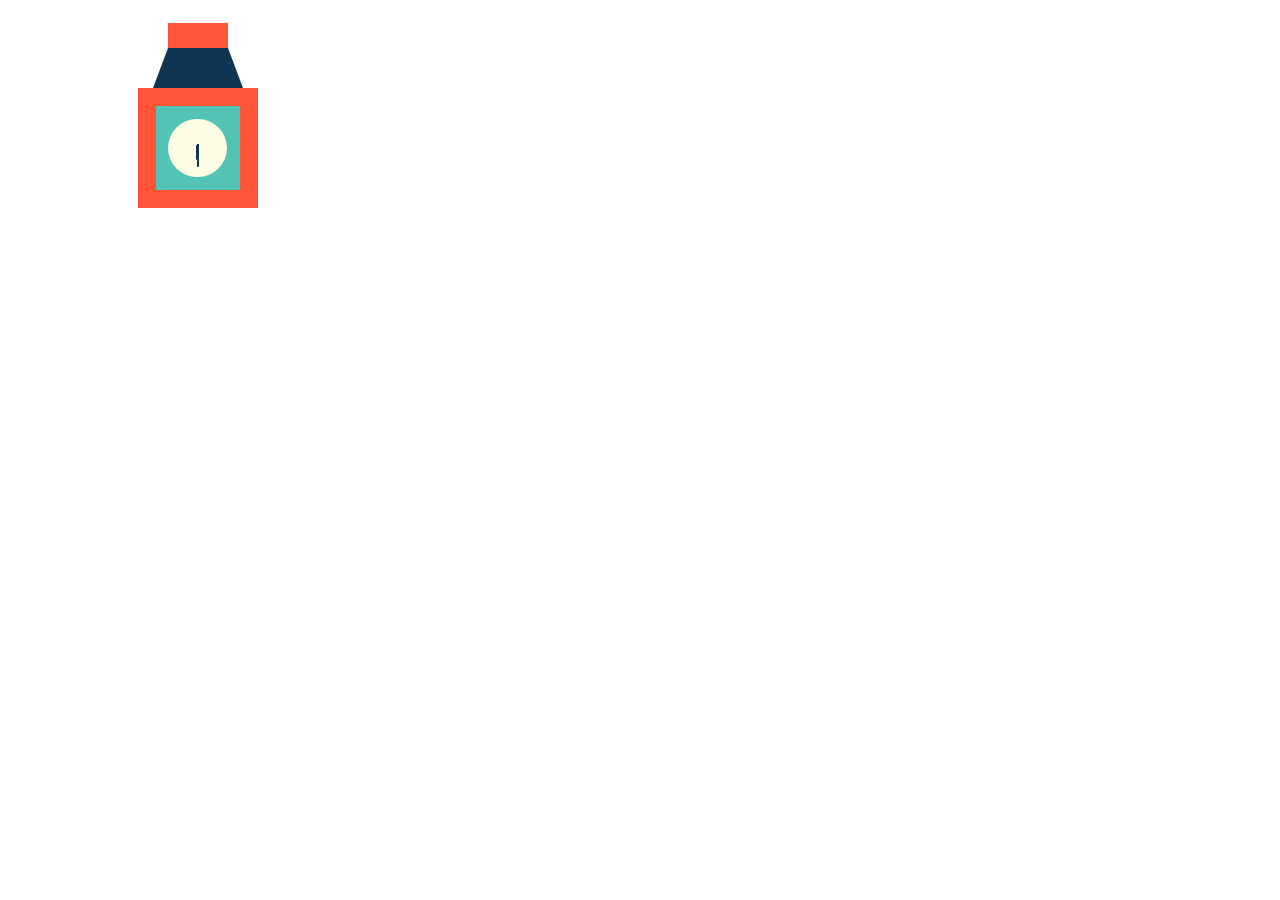
<file: CSS3-graphics-ainimations/languages-graphics/index.html>
<!DOCTYPE html>
<html lang="en">

<head>
    <meta charset="UTF-8">
    <meta name="viewport" content="width=device-width, initial-scale=1.0">
    <meta http-equiv="X-UA-Compatible" content="ie=edge">
    <title>Languages-graphics</title>
    <link rel="stylesheet" href="style.css">
</head>

<body>
    <div class="box">
        <div id="clock-square1">
            <div id="trapeze">
                <div id="block1"></div>
            </div>
            <div id="clock-square2">
                <div id="circle1">

                    <div id="circle2">
                        <div class="arow" id="arow1">
                            <div class="hide"></div>
                        </div>
                        <div class="arow" id="arow2">
                            <div class="hide"></div>
                        </div>
                    </div>
                </div>
            </div>
        </div>
    </div>
</body>

</html>
</file>
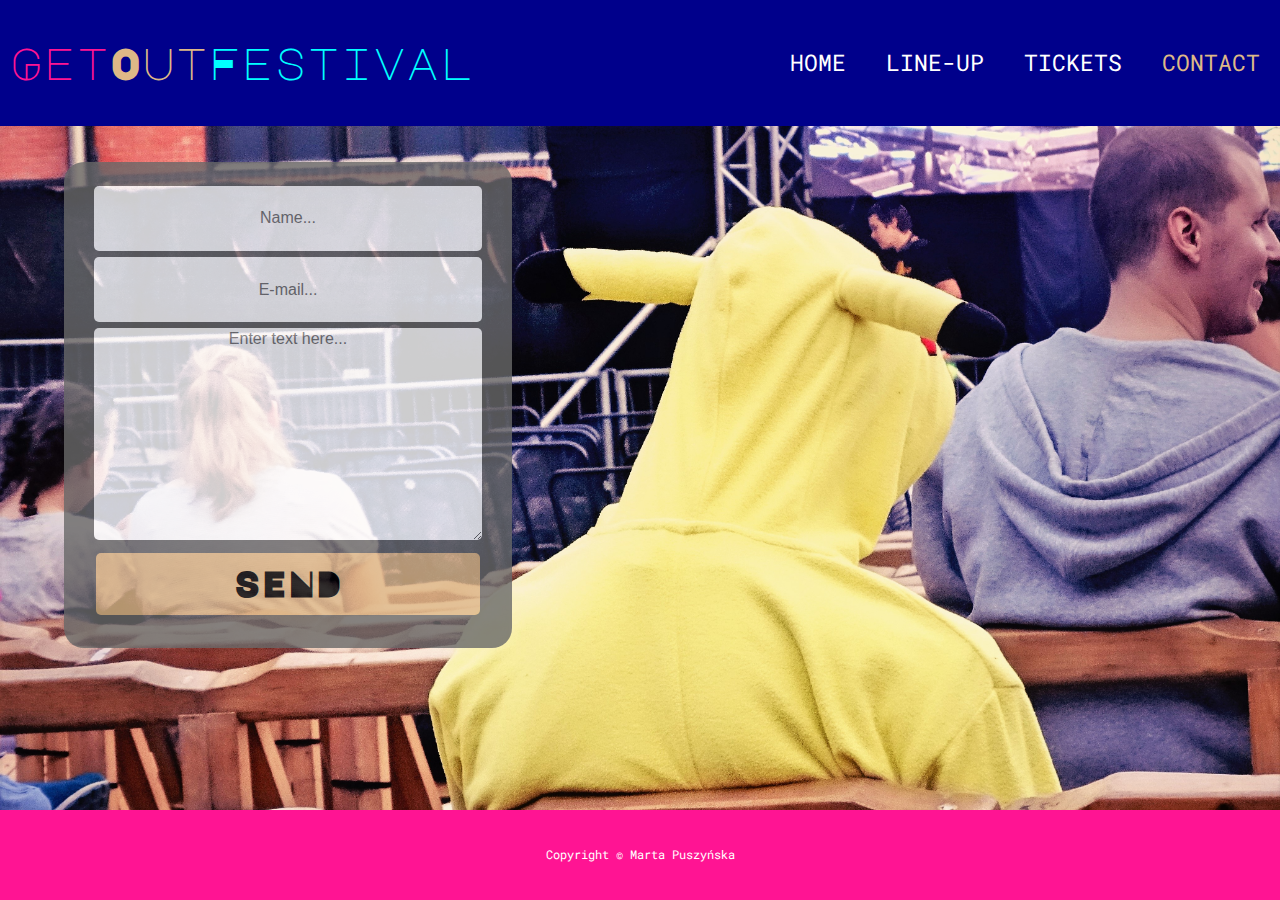
<file: 1-music-festival/contact.html>
<!DOCTYPE html>
<html lang="en">

<head>
    <meta charset="UTF-8">
    <meta name="viewport" content="width=device-width, initial-scale=1.0">
    <meta http-equiv="X-UA-Compatible" content="ie=edge">
    <title>Get Out Festival | Contact</title>
    <link rel="stylesheet" href="css/normalize.css">
    <link href="https://fonts.googleapis.com/css?family=Major+Mono+Display|Roboto+Mono" rel="stylesheet">
    <link rel="stylesheet" href="css/style.css">
    <link rel="stylesheet" href="css/responsive.css">
</head>

<body>

    <header>
        <div id="container1">
            <div id="festival-name">
                <p><span style="color: deeppink;"">Get</span><span style=" color: burlywood;"">Out</span><span style="color: aqua;">Festival</span></p>
            </div>
            <nav id="navigation">
                <ul id="menu">
                    <li><a href="index.html">Home</a></li>
                    <li><a href="lineup.html">Line-up</a></li>
                    <li><a href="tickets.html">Tickets</a></li>
                    <li class="current"><a href="contact.html">Contact</a></li>
                </ul>
            </nav>
        </div>
    </header>

    <section id="section4">
        <div id="form-container">
            <form action="" id="form">
                <div class="input input-short"><input type="text" placeholder="Name..."></div>
                <div class="input input-short"><input type="email" placeholder="E-mail..."></div>
                <div class="input" id="input-tall"><textarea name="message" id="message" cols="30" rows="10" placeholder="Enter text here..."></textarea></div>
                <div class="input input-short"><button>SEND</button></div>
            </form>
        </div>
    </section>


    <footer id="footer">
        <p>Copyright &copy Marta Puszyńska</p>
    </footer>

</body>

</html>
</file>
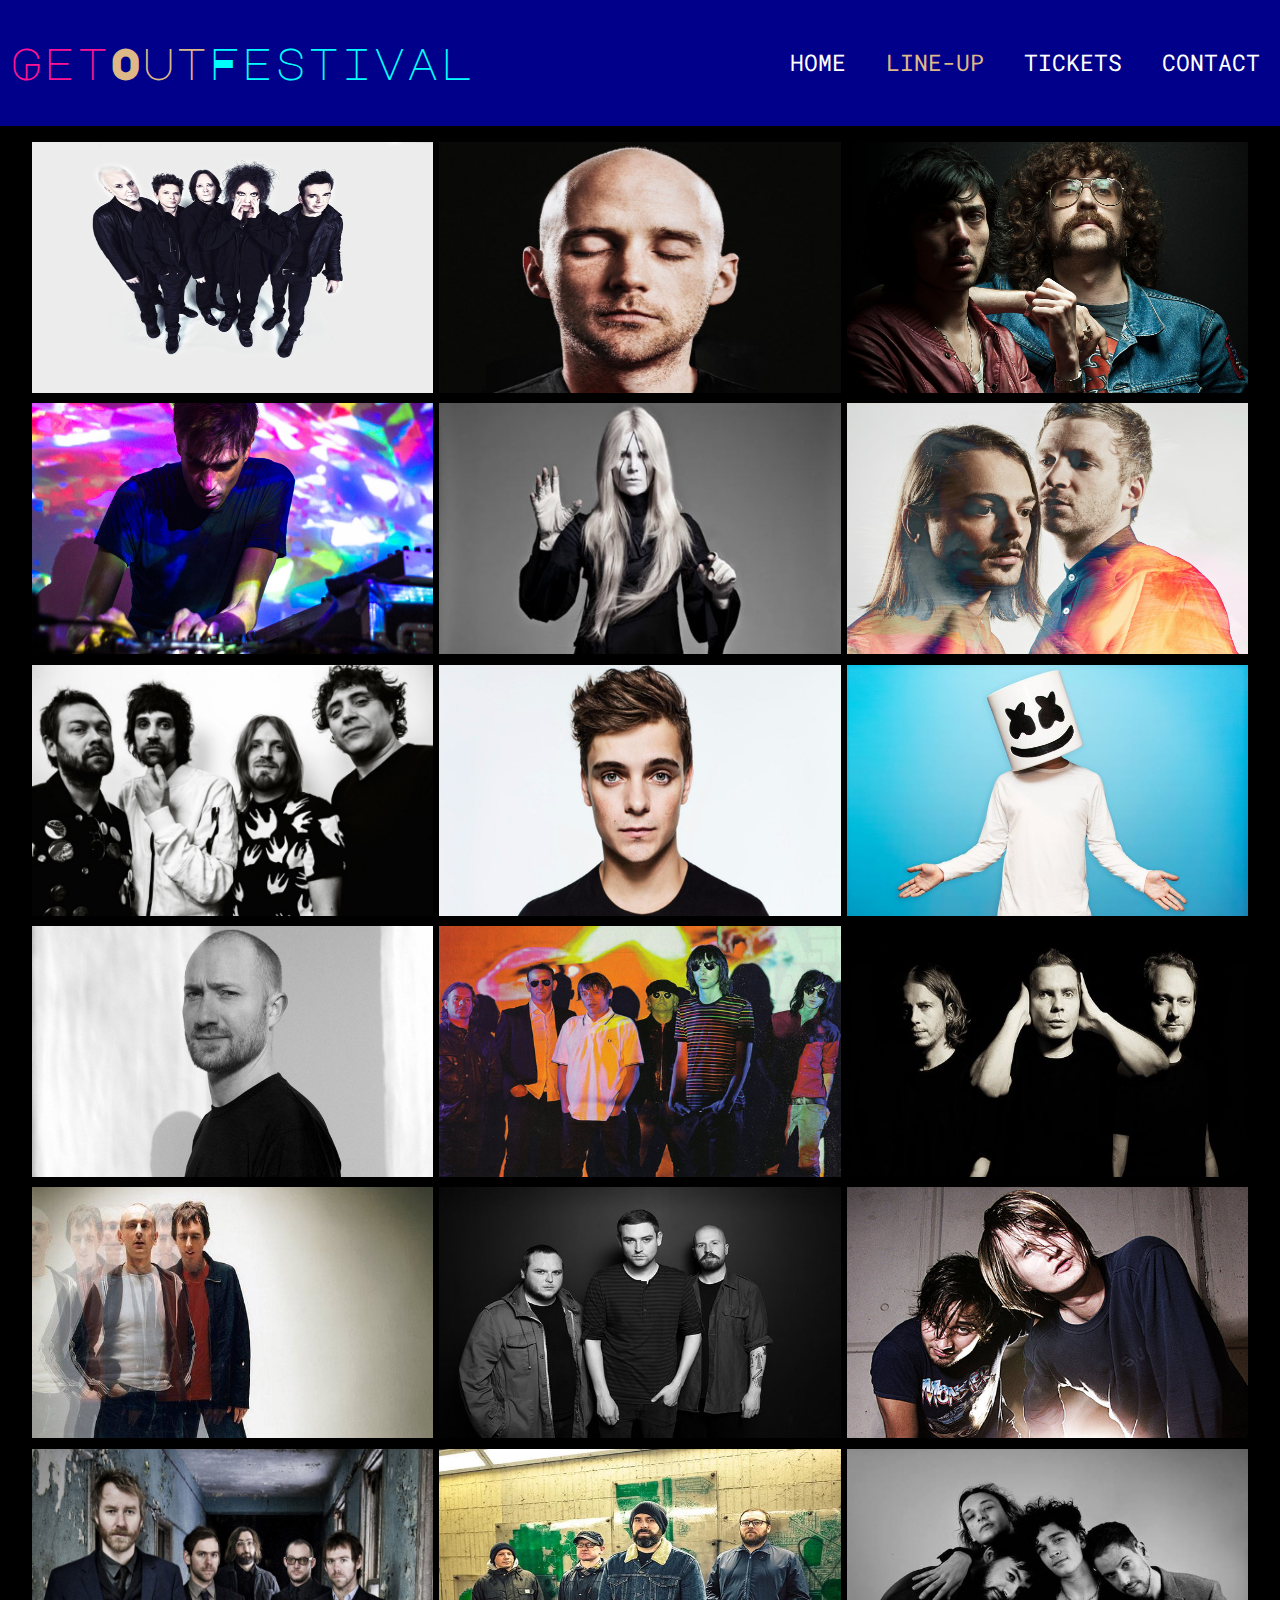
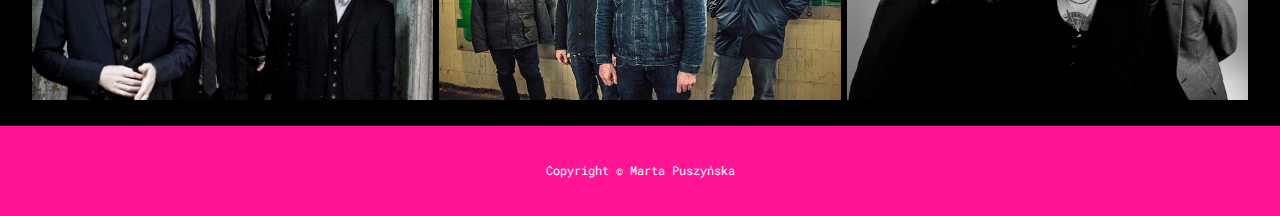
<file: 1-music-festival/lineup.html>
<!DOCTYPE html>
<html lang="en">

<head>
    <meta charset="UTF-8">
    <meta name="viewport" content="width=device-width, initial-scale=1.0">
    <meta http-equiv="X-UA-Compatible" content="ie=edge">
    <title>Get Out Festival | Line-up</title>
    <link rel="stylesheet" href="css/normalize.css">
    <link href="https://fonts.googleapis.com/css?family=Major+Mono+Display|Roboto+Mono" rel="stylesheet">
    <link rel="stylesheet" href="css/style.css">
    <link rel="stylesheet" href="css/responsive.css">
</head>

<body>
    <header>
        <div id="container1">
            <div id="festival-name">
                <p><span style="color: deeppink;"">Get</span><span style=" color: burlywood;"">Out</span><span style="color: aqua;">Festival</span></p>
            </div>
            <nav id="navigation">
                <ul id="menu">
                    <li><a href="index.html">Home</a></li>
                    <li class="current"><a href="lineup.html">Line-up</a></li>
                    <li><a href="tickets.html">Tickets</a></li>
                    <li><a href="contact.html">Contact</a></li>
                </ul>
            </nav>
        </div>
    </header>

    <section id="section2">
        <div id="gallery">
            <div class="headliner-box" id="the-cure">
                <a href="" class="headliner-name">
                    <img src="img/artists/the-cure.jpg" alt="The Cure">
                    <h3>The Cure</h3>
                </a>
            </div>
            <div class="headliner-box" id="moby">
                <a href="" class="headliner-name">
                    <img src="img/artists/moby.jpg" alt="Moby">
                    <h3>Moby</h3>
                </a>
            </div>
            <div class="headliner-box" id="justice">
                <a href="" class="headliner-name">
                    <img src="img/artists/justice.jpg" alt="Justice">
                    <h3>Justice</h3>
                </a>
            </div>
            <div class="headliner-box" id="jon-hopkins">
                <a href="" class="headliner-name">
                    <img src="img/artists/jon-hopkins.jpg" alt="Jon Hopkins">
                    <h3>Jon Hopkins</h3>
                </a>
            </div>
            <div class="headliner-box" id="fever-ray">
                <a href="" class="headliner-name">
                    <img src="img/artists/fever-ray.jpg" alt="Fever Ray">
                    <h3>Fever Ray</h3>
                </a>
            </div>
            <div class="headliner-box" id="kiasmos">
                <a href="" class="headliner-name">
                    <img src="img/artists/kiasmos.jpg" alt="Kiasmos">
                    <h3>Kiasmos</h3>
                </a>
            </div>
            <div class="headliner-box" id="kasabian">
                <a href="" class="headliner-name">
                    <img src="img/artists/kasabian.jpg" alt="Kasabian">
                    <h3>Kasabian</h3>
                </a>
            </div>
            <div class="headliner-box" id="martin-garrix">
                <a href="" class="headliner-name">
                    <img src="img/artists/martin-garrix.jpg" alt="Martin Garrix">
                    <h3>Martin Garrix</h3>
                </a>
            </div>
            <div class="headliner-box" id="marshmello">
                <a href="" class="headliner-name">
                    <img src="img/artists/marshmello.jpg" alt="Marshmello">
                    <h3>Marshmello</h3>
                </a>
            </div>
            <div class="headliner-box" id="paul-kalkbrenner">
                <a href="" class="headliner-name">
                    <img src="img/artists/paul-kalkbrenner.jpg" alt="Paul Kalkbrenner">
                    <h3>Paul Kalkbrenner</h3>
                </a>
            </div>
            <div class="headliner-box" id="primal-scream">
                <a href="" class="headliner-name">
                    <img src="img/artists/primal-scream.jpg" alt="Primal Scream">
                    <h3>Primal Scream</h3>
                </a>
            </div>
            <div class="headliner-box" id="sigur-ros">
                <a href="" class="headliner-name">
                    <img src="img/artists/sigur-ros.jpg" alt="Sigur Ros">
                    <h3>Sigur Ros</h3>
                </a>
            </div>
            <div class="headliner-box" id="underworld">
                <a href="" class="headliner-name">
                    <img src="img/artists/underworld.jpg" alt="Underworld">
                    <h3>Underworld</h3>
                </a>
            </div>
            <div class="headliner-box" id="the-twilight-sad">
                <a href="" class="headliner-name">
                    <img src="img/artists/the-twilight-sad.jpg" alt="The Twilight Sad">
                    <h3>The<br>Twilight Sad</h3>
                </a>
            </div>
            <div class="headliner-box" id="royksopp">
                <a href="" class="headliner-name">
                    <img src="img/artists/royksopp.jpg" alt="Royksopp">
                    <h3>Royksopp</h3>
                </a>
            </div>
            <div class="headliner-box" id="the-national">
                <a href="" class="headliner-name">
                    <img src="img/artists/the-national.jpeg" alt="The National">
                    <h3>The National</h3>
                </a>
            </div>
            <div class="headliner-box" id="mogwai">
                <a href="" class="headliner-name">
                    <img src="img/artists/mogwai.jpg" alt="Mogwai">
                    <h3>Mogwai</h3>
                </a>
            </div>
            <div class="headliner-box" id="the-1975">
                <a href="" class="headliner-name">
                    <img src="img/artists/the-1975.jpg" alt="the-1975">
                    <h3>The 1975</h3>
                </a>
            </div>
        </div>
    </section>

    <footer id="footer">
        <p>Copyright &copy Marta Puszyńska</p>
    </footer>

</body>

</html>
</file>
<file: 0-portfolio-online/css/style.css>
body, html {
  margin: 0;
  font-family: 'Montserrat', sans-serif;
  color: white;
}

.header {
  height: 11vh;
  width: 90%;
  display: -webkit-box;
  display: -ms-flexbox;
  display: flex;
  -webkit-box-pack: end;
      -ms-flex-pack: end;
          justify-content: flex-end;
  -webkit-box-align: 0;
      -ms-flex-align: 0;
          align-items: 0;
  -ms-flex-line-pack: 0;
      align-content: 0;
  -ms-flex-wrap: 0;
      flex-wrap: 0;
  background-color: white;
  position: fixed;
  z-index: 2;
}

.header .icons-container {
  height: 100%;
  width: 13%;
  display: -webkit-box;
  display: -ms-flexbox;
  display: flex;
  -webkit-box-pack: justify;
      -ms-flex-pack: justify;
          justify-content: space-between;
  -webkit-box-align: center;
      -ms-flex-align: center;
          align-items: center;
  -ms-flex-line-pack: 0;
      align-content: 0;
  -ms-flex-wrap: 0;
      flex-wrap: 0;
}

@media (max-width: 840px) {
  .header .icons-container {
    height: 100%;
    width: 15%;
  }
}

@media (max-width: 650px) {
  .header .icons-container {
    height: 100%;
    width: 20%;
  }
}

@media (max-width: 480px) {
  .header .icons-container {
    height: 100%;
    width: 25%;
  }
}

.header .icons-container a i {
  color: #524b4b;
  -webkit-transform: scale(1.5, 1.5);
          transform: scale(1.5, 1.5);
}

@media (max-width: 840px) {
  .header .icons-container a i {
    -webkit-transform: scale(1.3, 1.3);
            transform: scale(1.3, 1.3);
  }
}

@media (max-width: 650px) {
  .header .icons-container a i {
    -webkit-transform: scale(1.1, 1.1);
            transform: scale(1.1, 1.1);
  }
}

@media (max-width: 480px) {
  .header .icons-container a i {
    -webkit-transform: scale(1, 1);
            transform: scale(1, 1);
  }
}

.header .icons-container a:hover {
  -webkit-transform: scale(1.1, 1.1);
          transform: scale(1.1, 1.1);
}

.header .icons-container a:hover i {
  color: #33967d;
}

.about {
  height: 80vh;
  width: 100%;
  display: -webkit-box;
  display: -ms-flexbox;
  display: flex;
  -webkit-box-pack: center;
      -ms-flex-pack: center;
          justify-content: center;
  -webkit-box-align: 0;
      -ms-flex-align: 0;
          align-items: 0;
  -ms-flex-line-pack: center;
      align-content: center;
  -ms-flex-wrap: wrap;
      flex-wrap: wrap;
  color: #524b4b;
  position: relative;
}

@media (max-width: 480px) {
  .about {
    height: 70vh;
    width: 100%;
  }
}

.about .text-about-1 {
  height: 98%;
  width: 40%;
  display: -webkit-box;
  display: -ms-flexbox;
  display: flex;
  -webkit-box-pack: start;
      -ms-flex-pack: start;
          justify-content: flex-start;
  -webkit-box-align: center;
      -ms-flex-align: center;
          align-items: center;
  -ms-flex-line-pack: 0;
      align-content: 0;
  -ms-flex-wrap: 0;
      flex-wrap: 0;
}

@media (max-width: 650px) {
  .about .text-about-1 {
    height: 40%;
    width: 80%;
    display: -webkit-box;
    display: -ms-flexbox;
    display: flex;
    -webkit-box-pack: start;
        -ms-flex-pack: start;
            justify-content: flex-start;
    -webkit-box-align: end;
        -ms-flex-align: end;
            align-items: flex-end;
    -ms-flex-line-pack: 0;
        align-content: 0;
    -ms-flex-wrap: 0;
        flex-wrap: 0;
  }
}

.about .text-about-1 h1 {
  font-size: 3.2vw;
  margin: 0;
}

@media (max-width: 840px) {
  .about .text-about-1 h1 {
    font-size: 3.8vw;
  }
}

@media (max-width: 650px) {
  .about .text-about-1 h1 {
    font-size: 4.5vw;
  }
}

@media (max-width: 480px) {
  .about .text-about-1 h1 {
    font-size: 6vw;
  }
}

.about .text-about-2 {
  height: 98%;
  width: 40%;
  display: -webkit-box;
  display: -ms-flexbox;
  display: flex;
  -webkit-box-pack: start;
      -ms-flex-pack: start;
          justify-content: flex-start;
  -webkit-box-align: center;
      -ms-flex-align: center;
          align-items: center;
  -ms-flex-line-pack: 0;
      align-content: 0;
  -ms-flex-wrap: 0;
      flex-wrap: 0;
}

@media (max-width: 650px) {
  .about .text-about-2 {
    height: 35%;
    width: 80%;
  }
}

.about .text-about-2 p {
  font-size: 1.1vw;
  text-align: justify;
  margin: 0;
}

@media (max-width: 840px) {
  .about .text-about-2 p {
    font-size: 1.5vw;
  }
}

@media (max-width: 650px) {
  .about .text-about-2 p {
    font-size: 2vw;
  }
}

@media (max-width: 480px) {
  .about .text-about-2 p {
    font-size: 2.5vw;
  }
}

@media (max-width: 650px) {
  .about .text-about-2 p {
    line-height: 1.3;
  }
}

.about hr {
  height: 1px;
  width: 80%;
  background-color: #524b4b;
  position: absolute;
  left: 10%;
  bottom: 0;
  margin: 0;
  border: none;
}

.portfolio {
  height: 140vh;
  width: 100%;
  display: -webkit-box;
  display: -ms-flexbox;
  display: flex;
  -webkit-box-pack: center;
      -ms-flex-pack: center;
          justify-content: center;
  -webkit-box-align: 0;
      -ms-flex-align: 0;
          align-items: 0;
  -ms-flex-line-pack: center;
      align-content: center;
  -ms-flex-wrap: wrap;
      flex-wrap: wrap;
}

@media (max-width: 650px) {
  .portfolio {
    height: 200vh;
    width: 100%;
  }
}

@media (max-width: 480px) {
  .portfolio {
    height: 180vh;
    width: 100%;
  }
}

.portfolio .title-container {
  height: 8%;
  width: 75%;
  display: -webkit-box;
  display: -ms-flexbox;
  display: flex;
  -webkit-box-pack: center;
      -ms-flex-pack: center;
          justify-content: center;
  -webkit-box-align: end;
      -ms-flex-align: end;
          align-items: flex-end;
  -ms-flex-line-pack: 0;
      align-content: 0;
  -ms-flex-wrap: 0;
      flex-wrap: 0;
}

@media (max-width: 650px) {
  .portfolio .title-container {
    height: 5%;
    width: 75%;
  }
}

.portfolio .title-container h2 {
  margin: 0;
  font-size: 2vw;
  text-transform: uppercase;
  color: #524b4b;
}

@media (max-width: 840px) {
  .portfolio .title-container h2 {
    font-size: 2.5vw;
  }
}

@media (max-width: 650px) {
  .portfolio .title-container h2 {
    font-size: 3vw;
  }
}

@media (max-width: 480px) {
  .portfolio .title-container h2 {
    font-size: 3.5vw;
  }
}

.portfolio .projects-container {
  height: 80%;
  width: 80%;
  display: -webkit-box;
  display: -ms-flexbox;
  display: flex;
  -webkit-box-pack: space-evenly;
      -ms-flex-pack: space-evenly;
          justify-content: space-evenly;
  -webkit-box-align: 0;
      -ms-flex-align: 0;
          align-items: 0;
  -ms-flex-line-pack: space-evenly;
      align-content: space-evenly;
  -ms-flex-wrap: wrap;
      flex-wrap: wrap;
}

@media (max-width: 650px) {
  .portfolio .projects-container {
    height: 90%;
    width: 80%;
  }
}

.portfolio .projects-container a {
  height: 40%;
  width: 40%;
  position: relative;
  border-radius: 3%;
  -webkit-box-shadow: 9px 10px 34px 5px rgba(107, 101, 107, 0.79);
  box-shadow: 9px 10px 34px 5px rgba(107, 101, 107, 0.79);
}

@media (max-width: 650px) {
  .portfolio .projects-container a {
    height: 20%;
    width: 80%;
  }
}

.portfolio .projects-container a img {
  height: 100%;
  width: 100%;
  border-radius: 3%;
}

.portfolio .projects-container a .project {
  height: 100%;
  width: 100%;
  display: -webkit-box;
  display: -ms-flexbox;
  display: flex;
  -webkit-box-pack: center;
      -ms-flex-pack: center;
          justify-content: center;
  -webkit-box-align: 0;
      -ms-flex-align: 0;
          align-items: 0;
  -ms-flex-line-pack: center;
      align-content: center;
  -ms-flex-wrap: wrap;
      flex-wrap: wrap;
  position: absolute;
  top: 0;
  left: 0;
  background-color: #524b4b;
  opacity: 0;
  color: white;
  border-radius: 3%;
}

.portfolio .projects-container a .project h3 {
  height: 30%;
  width: 90%;
  display: -webkit-box;
  display: -ms-flexbox;
  display: flex;
  -webkit-box-pack: center;
      -ms-flex-pack: center;
          justify-content: center;
  -webkit-box-align: center;
      -ms-flex-align: center;
          align-items: center;
  -ms-flex-line-pack: 0;
      align-content: 0;
  -ms-flex-wrap: 0;
      flex-wrap: 0;
  font-size: 1.2vw;
  text-transform: uppercase;
  margin: 0;
}

@media (max-width: 840px) {
  .portfolio .projects-container a .project h3 {
    font-size: 1.5vw;
  }
}

@media (max-width: 650px) {
  .portfolio .projects-container a .project h3 {
    font-size: 2vw;
  }
}

@media (max-width: 480px) {
  .portfolio .projects-container a .project h3 {
    font-size: 2.5vw;
  }
}

.portfolio .projects-container a .project p {
  height: 30%;
  width: 75%;
  display: -webkit-box;
  display: -ms-flexbox;
  display: flex;
  -webkit-box-pack: center;
      -ms-flex-pack: center;
          justify-content: center;
  -webkit-box-align: center;
      -ms-flex-align: center;
          align-items: center;
  -ms-flex-line-pack: 0;
      align-content: 0;
  -ms-flex-wrap: 0;
      flex-wrap: 0;
  font-size: 1vw;
  text-align: center;
  margin: 0;
}

@media (max-width: 840px) {
  .portfolio .projects-container a .project p {
    font-size: 1.2vw;
  }
}

@media (max-width: 650px) {
  .portfolio .projects-container a .project p {
    font-size: 1.5vw;
  }
}

@media (max-width: 480px) {
  .portfolio .projects-container a .project p {
    font-size: 2vw;
  }
}

.portfolio .projects-container a .project:hover {
  opacity: 0.85;
  -webkit-transition: 0.5s;
  transition: 0.5s;
}

.footer {
  height: 15vh;
  width: 100%;
  background-color: #524b4b;
  display: -webkit-box;
  display: -ms-flexbox;
  display: flex;
  -webkit-box-pack: center;
      -ms-flex-pack: center;
          justify-content: center;
  -webkit-box-align: center;
      -ms-flex-align: center;
          align-items: center;
  -ms-flex-line-pack: 0;
      align-content: 0;
  -ms-flex-wrap: 0;
      flex-wrap: 0;
}

.footer p {
  font-size: 1vw;
}

@media (max-width: 840px) {
  .footer p {
    font-size: 1.5vw;
  }
}

@media (max-width: 650px) {
  .footer p {
    font-size: 2vw;
  }
}

@media (max-width: 480px) {
  .footer p {
    font-size: 2.5vw;
  }
}
/*# sourceMappingURL=style.css.map */
</file>
<file: 2-midi-controller/css/style.css>
body {
    color: #fff;
    font-size: 11px;
    font-family: sans-serif;
}

#background {
    height: 97vh;
    width: 100%;
    background-image: url(../img/midi-device.jpg);
    background-size: cover;
    display: flex;
    justify-content: center;
    align-items: center;
}

#record, #play, #speed-up, #slow-down {
    cursor: pointer;
}

#controller {
    background-color: #333;
    height: 300px;
    width: 550px;
    border-radius: 8px;
    display: flex;
    flex-wrap: wrap;
}

.line {
    height: 50%;
    width: 100%;
    display: flex;
}

/* P A D S - START */

#pads {
    width: 60%;
    height: 100%;
    display: flex;
    justify-content: center;
    align-items: center;
}

#pads #pads-container {
    width: 90%;
    height: 95%;
    display: flex;
    justify-content: space-evenly;
    align-content: space-evenly;
    flex-wrap: wrap;
}

#pads #pads-container .pad {
    border: #ff3 2px solid;
    width: 27%;
    height: 40%;
    transition: all 0.1s;
}

.pad-tap {
    transform: scale(0.95,0.95);
    background-color: rgba(219, 240, 36, 0.5);
}

/* P A D S - END */

/* S P E A K E R  - START */

#speaker {
    width: 40%;
    height: 100%;
    background-color: #999;
    box-sizing: border-box;
    border: #333 15px solid;
    display: flex;
    justify-content: center;
    align-items: center;
}

#speaker-image {
    width: 95%;
    height: 95%;
    background-image: url(../img/speaker.jpg);
    background-size: contain;
}

/* S P E A K E R  - END */

/* K E Y B O A R D - START */

#keys-container {
    width: 80%;
    height: 95%;
    display: flex;
    justify-content: flex-end;
    align-items: flex-end;
}

#keys-container #keys {
    width: 95%;
    height: 90%;
    background-color: #000;
    display: flex;
}

#segment1, #segment3 {
    width: 30%;
    height: 100%;
    display: flex;
}

#segment2 {
    width: 40%;
    height: 100%;
    display: flex;
}

#keys .key {
    background-color: white;
    height: 100%;
    border-radius: 3px;
    border: #555 1px solid;
    transition: all 0.5s;
}

.key-click {
    box-shadow: inset 3px 2px 3px #999, inset -3px 2px 3px #999;
}

#segment1 .key, #segment3 .key {
    width: 33%;
}

#segment2 .key {
    width: 24%;
}

#key1, #key2, #key4, #key5, #key6, #key8, #key9 {
    position: relative;
}

.black-key {
    width: 60%;
    height: 60%;
    background-color: #111;
    position: absolute;
    top: -0.5%;
    right: -33%;
    border-radius: 3px;
    z-index: 2;
    transition: all 0.3s;
}

.black-key-click {
    box-shadow: inset 3px 2px 3px #666, inset -3px 2px 3px #666;
}
</file>
<file: 3-online-store/css/style.css>
body {
    margin: 0;
    font-family: monospace;
}

#header, #header-2 {
    height: 15vh;
    background-color:  rgb(123, 45, 123);
    display: flex;
    justify-content: space-between;
    align-items: center;
}

#header p {
    padding: 0;
    margin: 0;
    width: 30%;
    font-size: 4vw;
    padding-left: 20px;
    font-weight: bold;
    color: #fff;
}

#header #basket {
    height: 100%;
    width: 35%;
    display: flex;
    justify-content: space-evenly;
    align-items: center;
}

#header #basket i {
    font-size: 4.5vw;
    color: gold;
}

#header #basket p {
    font-size: 3vw;
}

#products {
    height: 85vh;
    background-color: rgb(198, 210, 214);
    display: flex;
    justify-content: space-evenly;
    align-content: space-evenly;
    flex-wrap: wrap;
}

#products .product-container {
    background-color: rgb(129, 199, 181);
    height: 40%;
    width: 30%;
    display: flex;
}

#products .product-container img {
    height: 100%;
    width: 50%;
}

#products .product-container .name-add {
    height: 100%;
    width: 50%;
    display: flex;
    flex-wrap: wrap;
}

#products .product-container .name-add .name {
    width: 100%;
    height: 60%;
    text-align: center;
    display: flex;
    flex-wrap: wrap;
    align-content: center;
}

#products .product-container .name-add .name p, #products .product-container .name-add .name h3 {
    margin: 0;
    padding: 0;
    text-align: center;
    width: 100%;
    display: flex;
    align-items: center;
    justify-content: center;
}

#products .product-container .name-add .name h3 {
    font-size: 1.8vw;
    height: 70%;
}

#products .product-container .name-add .name p {
    font-size: 1.5vw;
    height: 30%;
}

#products .product-container .name-add .add {
    width: 100%;
    height: 40%;
}

#products .product-container .name-add .add {
    display: flex;
    justify-content: space-evenly;
    align-items: center;
}

#products .product-container .name-add .add button {
    width: 25%;
    height: 50%;
    font-size: 1.5vw;
    background-color: gold;
    outline: none;
    cursor: pointer;
    display: flex;
    justify-content: space-evenly;
    align-items: center;
}

#products .product-container .name-add .add input {
    width: 30%;
    height: 45%;
    text-align: center;
    font-size: 1.5vw;
}

input::-webkit-outer-spin-button,
input::-webkit-inner-spin-button {
    -webkit-appearance: none;
}

@media all and (max-width: 768px) {
   
    #products {
        height: 100vh;
    }

    #products .product-container {
        height: 30%;
        width: 45%;
    }

}









input::-webkit-outer-spin-button,
input::-webkit-inner-spin-button {
    -webkit-appearance: none;
}
</file>
<file: 4-ficek-photography/css/style.css>
body {
    margin: 3px;
    color: rgb(255, 255, 255);
    font-family: 'Ubuntu', sans-serif;
}

/* S I D E - B A R - START */

#side-bar {
    position: fixed;
    top: 0;
    right: -25%;
    height: 90vh;
    width: 25%;
    background-color: rgb(0, 0, 0);
    opacity: 0.8;
    display: flex;
    justify-content: center;
    align-content: space-evenly;
    flex-wrap: wrap;
    border-bottom-left-radius: 20px;
    transition: all 0.5s linear;
}

#side-bar.active {
    right: 0;
}

#side-bar h1, #side-bar p, #side-bar form, #side-bar #social-media {
    width: 80%;
    display: flex;
    justify-content: center;
    align-items: center;
}

#side-bar #social-media {
    height: 7%;
    width: 50%;
    justify-content: space-evenly;
}

#side-bar #social-media i {
    transform: scale(1.3,1.3);
    cursor: pointer;
}

#side-bar h1 {
    height: 8%;
    margin: 0;
}

#side-bar p {
    height: 8%;
    text-align: justify;
}

#side-bar form {
    height: 60%;
    align-content: space-evenly;
    flex-wrap: wrap;
}

#side-bar form input, #side-bar form textarea, #side-bar form button {
    width: 100%;
    height: 10%;
    border-radius: 5px;
    font-family: sans-serif;
    border: none;
}

#side-bar form input, #side-bar form textarea {
    outline: none;
}

#side-bar form input:focus, #side-bar form textarea:focus {
    background-color: rgb(243, 226, 241)
}

#side-bar form textarea {
    height: 35%;
    padding-top: 8px;
}

#side-bar form button {
    width: 50%;
    background-color: rgb(179, 27, 133);
    color: rgb(255, 255, 255);
    font-size: 1.5vw;
    cursor: pointer;
}

#side-bar form button:hover {
    background-color: rgb(177, 139, 36);
    transition: all 0.5s;
}

/* S I D E - B A R - END */

/* C O N T A C T - B U T T O N - START */

#open-contact {
    width: 100px;
    height: 100px;
    background-color: rgb(179, 27, 133);
    color: rgb(255, 255, 255);
    font-size: 1em;
    border-radius: 50%;
    border: none;
    position: absolute;
    top: 20px;
    left: -120px;
    cursor: pointer;
    font-weight: bold;
}

#open-contact:hover {
    background-color: rgb(177, 139, 36);
    transition: all 0.5s;
}

#open-contact:focus {
    outline: none;
}

/* C O N T A C T - B U T T O N - END */

/* G A L L E R Y - START */

#gallery {
    height: 450vh;
    display: grid;
    grid-gap: 3px;
    grid-template-columns: 5fr 7fr;
    grid-template-rows: repeat(25, 4%);
}

.photo-container {
    background-size: cover;
    border-radius: 3px;
}

#photo-container1 {
    grid-row: 1 / 6;
    background-image: url(../img/01.jpg);
}

#photo-container1 #where {
    width: 100%;
    height: 100%;
    border-radius: 3px;
    display: flex;
    justify-content: center;
    align-content: center;
    flex-wrap: wrap;
    background-color: rgb(43, 116, 64);
    opacity: 0; 
}

#photo-container1 #where:hover {
    opacity: 0.8;
    transition: all 1s;
}

#photo-container1 #where h3, #where p {
    width: 80%;
    height: 10%;
    text-align: center;
    transform: scale(2,2);
}

#photo-container2 {
    grid-row: 1 / 5;
    background-image: url(../img/02.jpg);
}

#photo-container3 {
    grid-row: 6 / 9;
    background-image: url(../img/03.jpg);
}

#photo-container4 {
    grid-row: 9 / 12;
    background-image: url(../img/04.jpg);
}

#photo-container5 {
    grid-row: 5 / 14;
    background-image: url(../img/05.jpg);
}

#photo-container6 {
    grid-row: 12 / 17;
    background-image: url(../img/06.jpg);
}

#photo-container7 {
    grid-row: 14 / 19;
    background-image: url(../img/07.jpg);
}

#photo-container8 {
    grid-row: 17 / 20;
    background-image: url(../img/08.jpg);
}

#photo-container9 {
    grid-row: 20 / 25;
    background-image: url(../img/09.jpg);
}

#photo-container10 {
    grid-row: 19 / 26;
    background-image: url(../img/10.jpg);
    margin-bottom: 3px;
}

#footer {
    background-color: rgb(0, 0, 0);
    display: flex;
    justify-content: center;
    align-items: center;
    margin-bottom: 3px;
}

/* G A L L E R Y - END */
</file>
<file: 4-photography/css/style.css>
body {
    margin: 3px;
    color: rgb(255, 255, 255);
    font-family: 'Ubuntu', sans-serif;
}

/* S I D E - B A R - START */

#side-bar {
    position: fixed;
    top: 0;
    right: -25%;
    height: 90vh;
    width: 25%;
    background-color: rgb(0, 0, 0);
    opacity: 0.8;
    display: flex;
    justify-content: center;
    align-content: space-evenly;
    flex-wrap: wrap;
    border-bottom-left-radius: 20px;
    transition: all 0.5s linear;
}

#side-bar.active {
    right: 0;
}

#side-bar h2, #side-bar p, #side-bar form, #side-bar #social-media {
    width: 80%;
    display: flex;
    justify-content: center;
    align-items: center;
}

#side-bar #social-media {
    height: 7%;
    width: 50%;
    justify-content: space-evenly;
}

#side-bar #social-media i {
    transform: scale(1.3,1.3);
    cursor: pointer;
}

#side-bar h2 {
    height: 8%;
    margin: 0;
}

#side-bar p {
    height: 8%;
    text-align: justify;
}

#side-bar form {
    height: 60%;
    align-content: space-evenly;
    flex-wrap: wrap;
}

#side-bar form input, #side-bar form textarea, #side-bar form button {
    width: 100%;
    height: 10%;
    border-radius: 5px;
    font-family: sans-serif;
    border: none;
}

#side-bar form input, #side-bar form textarea {
    outline: none;
}

#side-bar form input:focus, #side-bar form textarea:focus {
    background-color: rgb(243, 226, 241)
}

#side-bar form textarea {
    height: 35%;
    padding-top: 8px;
}

#side-bar form button {
    width: 50%;
    background-color: rgb(179, 27, 133);
    color: rgb(255, 255, 255);
    font-size: 1.5vw;
    cursor: pointer;
}

#side-bar form button:hover {
    background-color: rgb(177, 139, 36);
    transition: all 0.5s;
}

/* S I D E - B A R - END */

/* C O N T A C T - B U T T O N - START */

#open-contact {
    width: 100px;
    height: 100px;
    background-color: rgb(179, 27, 133);
    color: rgb(255, 255, 255);
    font-size: 1em;
    border-radius: 50%;
    border: none;
    position: absolute;
    top: 20px;
    left: -120px;
    cursor: pointer;
    font-weight: bold;
}

#open-contact:hover {
    background-color: rgb(177, 139, 36);
    transition: all 0.5s;
}

#open-contact:focus {
    outline: none;
}

/* C O N T A C T - B U T T O N - END */

/* G A L L E R Y - START */

#gallery {
    height: 450vh;
    display: grid;
    grid-gap: 3px;
    grid-template-columns: 5fr 7fr;
    grid-template-rows: repeat(25, 4%);
}

.photo-container {
    background-size: cover;
    border-radius: 3px;
    transition: 0.5s;
}

#photo-container1 {
    grid-row: 1 / 6;
    background-image: url(../img/01.jpg);
}

#photo-container1 #where {
    width: 100%;
    height: 100%;
    border-radius: 3px;
    display: flex;
    justify-content: center;
    align-content: center;
    flex-wrap: wrap;
    background-color: rgb(43, 116, 64);
    opacity: 0; 
}

#photo-container1 #where:hover {
    opacity: 0.8;
    transition: all 1s;
}

#photo-container1 #where h3, #where p {
    width: 80%;
    height: 10%;
    text-align: center;
    transform: scale(2,2);
}

#photo-container2 {
    grid-row: 1 / 5;
    background-image: url(../img/02.jpg);
}

#photo-container3 {
    grid-row: 6 / 9;
    background-image: url(../img/03.jpg);
}

#photo-container4 {
    grid-row: 9 / 12;
    background-image: url(../img/04.jpg);
}

#photo-container5 {
    grid-row: 5 / 14;
    background-image: url(../img/05.jpg);
}

#photo-container6 {
    grid-row: 12 / 17;
    background-image: url(../img/06.jpg);
}

#photo-container7 {
    grid-row: 14 / 19;
    background-image: url(../img/07.jpg);
}

#photo-container8 {
    grid-row: 17 / 20;
    background-image: url(../img/08.jpg);
}

#photo-container9 {
    grid-row: 20 / 25;
    background-image: url(../img/09.jpg);
}

#photo-container10 {
    grid-row: 19 / 26;
    background-image: url(../img/10.jpg);
    margin-bottom: 3px;
}

#footer {
    background-color: rgb(0, 0, 0);
    display: flex;
    justify-content: center;
    align-items: center;
    margin-bottom: 3px;
}

/* G A L L E R Y - END */
</file>
<file: 4-photography/css/responsive.css>
@media all and (max-width: 768px) {

    /* G A L L E R Y */
    #gallery {
        height: 900vh;
        grid-template-columns: 100%;
        grid-template-rows: repeat(60, 1.7%);
    }

    .photo-container {
        width: 100%;
    }

    #photo-container1 {
        grid-row: 1 / 7;
    }

    #photo-container2 {
        grid-row: 7 / 11;
    }

    #photo-container3 {
        grid-row: 11 / 15;
    }

    #photo-container4 {
        grid-row: 15 / 19;
    }

    #photo-container5 {
        grid-row: 19 / 31;
    }

    #photo-container6 {
        grid-row: 31 / 38;
    }

    #photo-container7 {
        grid-row: 38 / 43;
    }

    #photo-container8 {
        grid-row: 43 / 47;
    }

    #photo-container9 {
        grid-row: 47 / 52;
    }

    #photo-container10 {
        grid-row: 52 / 58;
        margin-bottom: 0px;
    }

    /* S I D E    B A R  */

    #side-bar {
        width: 50%;
        right: -50%;
    }

    #side-bar h2 {
        font-size: 3.5vw;
    }
    
    #side-bar p {
        font-size: 2.5vw;
    }
}

@media all and (max-width: 480px) {

#open-contact {
    width: 80px;
    height: 80px;
    font-size: 0.8em;
    top: 10px;
    left: -100px;
}
}
</file>
<file: 5-bimo-3d/css/style.css>
.container {
    display: flex;
    height: 90vh;
    justify-content: center;
    align-items: center;
  }
  
  .front {
    height: 300px;
    width: 230px;
    border-radius: 10px;
    background-color: rgb(81, 193, 180);
    position: relative;
    z-index: -1;
    border-top-left-radius: 0;
  }
  
  .absolute {
    position: absolute;
  }
  
  .top {
    height: 40px;
    width: 225px;
    background-color: rgb(99, 226, 211);
    top: -38px;
    left: -19px;
    transform: skewX(45deg);
    border-top-right-radius: 10px;
  }
  
  .side {
    height: 293px;
    width: 40px;
    background-color: rgb(67, 163, 152);
    left: -39px;
    top: -18px;
    transform: skewY(45deg);
    border-bottom-left-radius: 10px;
  }

  .face {
    height: 110px;
    width: 180px;
    background-color: rgb(218, 251, 239);
    top: 25px;
    left: 25px;
    border-radius: 10px;
    box-shadow: 3px 3px rgb(119, 154, 146);
  }
  
  .mouth {
    height: 15px;
    width: 30px;
    border-bottom-left-radius: 15px;
    border-bottom-right-radius: 15px;
    top: 55px;
    left: 75px;
    background-color: rgb(0, 0, 0);
  }
  
  .eye {
    height: 15px;
    width: 15px;
    top: 35px;
    border-radius: 50%;
    background-color: rgb(0, 0, 0);
  }
  
  .eye1 {
    left: 30px;
  }
  
  .eye2 {
    right: 37px;
  }
  
  .cd-rom, .cd-button {
    top: 153px;
    height: 17px;
    background-color: rgb(16, 68, 66);
  }
  
  .cd-rom {
    width: 90px;
    border-radius: 5px;
    left: 35px;
  }
  
  .cd-button {
    width: 17px;
    border-radius: 50%;
    right: 42px;
  }
  
  .yellow-button {
    background-color: rgb(199, 169, 50);
    height: 50px;
    width: 20px;
    bottom: 50px;
    left: 50px;
  }
  
  .yellow2 {
    transform: rotate(90deg);
    top: 0;
    left: 0;
  }
  
  .yellow-shadow {
    background-color: rgb(254, 220, 80);
    height: 100%;
    width: 100%;
    top: 4px;
    left: 4px;
  }
  
  .yellow-shadow2 {
    top: -4px;
    right: 4px;
  }
  
  .blue-button {
    width: 0;
      height: 0;
      border-left: 16px solid transparent;
      border-right: 16px solid transparent;
      border-bottom: 30px solid rgb(39, 205, 255);
    bottom: 80px;
    right: 65px;
  }
  
  .blue-shadow {
    border-bottom-color:  rgb(40, 154, 197);
    top: -3px;
    left: -19px;
    z-index: -2;
  }
  
  .green-button {
    background-color: rgb(74, 228, 115);
    width: 27px;
    height: 27px;
    border-radius: 50%;
    right: 25px;
    bottom: 65px;
    box-shadow: -4px -4px rgb(56, 158, 90);
  }
  
  .red-button {
    background-color: rgb(247, 110, 88);
    width: 40px;
    height: 40px;
    border-radius: 50%;
    box-shadow: -4px -4px rgb(193, 107, 87);
    bottom: 28px;
    right: 50px;
  }
  
  .reset-button {
    height: 6px;
    width: 20px;
    border-radius: 3px;
    background-color:  rgb(16, 68, 66);
    bottom: 20px;
  }
  
  .reset1 {
    left: 35px;
  }
  
  .reset2 {
    left: 85px;
  }
</file>
<file: 5-bmo-3d/css/style.css>
.container {
    display: flex;
    height: 90vh;
    justify-content: center;
    align-items: center;
  }
  
  .front {
    height: 300px;
    width: 230px;
    border-radius: 10px;
    background-color: rgb(81, 193, 180);
    position: relative;
    z-index: -1;
    border-top-left-radius: 0;
  }
  
  .absolute {
    position: absolute;
  }
  
  .top {
    height: 40px;
    width: 225px;
    background-color: rgb(99, 226, 211);
    top: -38px;
    left: -19px;
    transform: skewX(45deg);
    border-top-right-radius: 10px;
  }
  
  .side {
    height: 293px;
    width: 40px;
    background-color: rgb(67, 163, 152);
    left: -39px;
    top: -18px;
    transform: skewY(45deg);
    border-bottom-left-radius: 10px;
  }

  .face {
    height: 110px;
    width: 180px;
    background-color: rgb(218, 251, 239);
    top: 25px;
    left: 25px;
    border-radius: 10px;
    box-shadow: 3px 3px rgb(119, 154, 146);
  }
  
  .mouth {
    height: 15px;
    width: 30px;
    border-bottom-left-radius: 15px;
    border-bottom-right-radius: 15px;
    top: 55px;
    left: 75px;
    background-color: rgb(0, 0, 0);
  }
  
  .eye {
    height: 15px;
    width: 15px;
    top: 35px;
    border-radius: 50%;
    background-color: rgb(0, 0, 0);
  }
  
  .eye1 {
    left: 30px;
  }
  
  .eye2 {
    right: 37px;
  }
  
  .cd-rom, .cd-button {
    top: 153px;
    height: 17px;
    background-color: rgb(16, 68, 66);
  }
  
  .cd-rom {
    width: 90px;
    border-radius: 5px;
    left: 35px;
  }
  
  .cd-button {
    width: 17px;
    border-radius: 50%;
    right: 42px;
  }
  
  .yellow-button {
    background-color: rgb(199, 169, 50);
    height: 50px;
    width: 20px;
    bottom: 50px;
    left: 50px;
  }
  
  .yellow2 {
    transform: rotate(90deg);
    top: 0;
    left: 0;
  }
  
  .yellow-shadow {
    background-color: rgb(254, 220, 80);
    height: 100%;
    width: 100%;
    top: 4px;
    left: 4px;
  }
  
  .yellow-shadow2 {
    top: -4px;
    right: 4px;
  }
  
  .blue-button {
    width: 0;
      height: 0;
      border-left: 16px solid transparent;
      border-right: 16px solid transparent;
      border-bottom: 30px solid rgb(39, 205, 255);
    bottom: 80px;
    right: 65px;
  }
  
  .blue-shadow {
    border-bottom-color:  rgb(40, 154, 197);
    top: -3px;
    left: -19px;
    z-index: -2;
  }
  
  .green-button {
    background-color: rgb(74, 228, 115);
    width: 27px;
    height: 27px;
    border-radius: 50%;
    right: 25px;
    bottom: 65px;
    box-shadow: -4px -4px rgb(56, 158, 90);
  }
  
  .red-button {
    background-color: rgb(247, 110, 88);
    width: 40px;
    height: 40px;
    border-radius: 50%;
    box-shadow: -4px -4px rgb(193, 107, 87);
    bottom: 28px;
    right: 50px;
  }
  
  .reset-button {
    height: 6px;
    width: 20px;
    border-radius: 3px;
    background-color:  rgb(16, 68, 66);
    bottom: 20px;
  }
  
  .reset1 {
    left: 35px;
  }
  
  .reset2 {
    left: 85px;
  }

  .speaker {
    background-color: rgb(16, 68, 66);
    height: 7px;
    width: 6px;
    border-radius: 50%;
  }
  
  .speaker1, .speaker2 {
    top: 40px;
  }
  
  .speaker3, .speaker4, .speaker5 {
    top: 55px;
  }
  
  .speaker6, .speaker7 {
    top: 70px;
  }
  
  .speaker1, .speaker6 {
    left: 10px;
  }
  
  .speaker2, .speaker7 {
    right: 10px;
  }
  
  .speaker3 {
    left: 5px;
  }
  
  .speaker5 {
    right: 5px;
  }
  
  .speaker4 {
    left: 17px;
  }
  
  .name {
    transform: rotate(90deg);
    font-family: sans-serif;
    font-size: 40px;
    font-weight: 900;
    letter-spacing: 5px;
    color: rgb(16, 68, 66);
    top: 140px;
    left: -40px;
  }
  
  .hand, .leg {
    background-color: rgb(57, 115, 115);
    width: 18px;
    height: 150px;
    border-radius: 10px;
    top: 170px;
    left: -30px;
  }
  
  .leg {
    border-top-left-radius: 0;
    border-top-right-radius: 0;
    height: 70px;
    left: 40px;
    top: 300px;
  }
  
  .hand2, .leg2 {
    top: 300px;
    border-top-left-radius: 0;
    border-top-right-radius: 0;
  }
  
  .hand2 {
    height: 20px;
    left: 200px;
  }
  
  .leg2 {
    left: 140px;
  }
  
  .foot {
    background-color: rgb(57, 115, 115);
    width: 35px;
    height: 18px;
    border-radius: 9px;
    bottom: 0;
  }
  
  .ground {
    height: 40px;
    width: 240px;
    border-radius: 100%;
    background-color: rgb(225, 239, 236);
    z-index: -3;
    bottom: -85px;
    left: -10px;
  }
  
/* ANIMATION */
.eye {
  animation: eye 5s infinite;
  /* animation-delay: 4s; */
}

@keyframes eye {
  /* 0% {
    height: 15px;
  } */
  5% {
    height: 2px;
    transform: translate(0,5px);
  }
  10%, 100% {
    height: 15px;
    transform: translate(0,-5px);
  }
}

.green-button {
  animation: click1 2s infinite;
}

.red-button {
  animation: click2 2s infinite;
}

@keyframes click1 {
  20% {
    box-shadow: -4px -4px rgb(56, 158, 90);
  }
  60% {
    box-shadow: -2px -2px transparent;
    transform: translate(-2px,-2px);
  }
}

@keyframes click2 {
  20% {
    box-shadow: -2px -2px transparent;
    transform: translate(-2px,-2px);
  }
  40% {
    box-shadow: -4px -4px rgb(193, 107, 87);
  }
}
</file>
<file: 5-robot/css/style.css>
#container {
    height: 95vh;
    display: flex;
    justify-content: center;
    align-items: center;
}

/* C O R P U S - START */
#corpus1 {
    width: 0;
    height: 0;
    border-left: 70px solid transparent;
    border-right: 70px solid transparent;
    border-bottom: 200px solid rgb(137, 169, 230);
    position: relative;
}

#corpus2 {
    width: 0;
    height: 0;
    border-left: 80px solid transparent;
    border-right: 80px solid transparent;
    border-top: 120px solid rgb(130, 192, 233);
    position: absolute;
    top: 20px;
    left: -80px;
}

.button {
    height: 10px;
    width: 10px;
    border-radius: 50%;
    background-color: rgb(212, 38, 105);
    position: absolute;
    top: -110px;
}

#button1 {
    left: 20px;
}

#button2 {
    left: -5px;
}

#button3 {
    right: 20px;
}

/* C O R P U S - END */

/* H E A D - START */

#head {
    height: 60px;
    width: 80px;
    background-color: rgb(197, 218, 212);
    position: absolute;
    top: -50px;
    left: -40px;
    border-radius: 5px;
}

.eye {
    height: 12px;
    width: 12px;
    background-color: rgb(51, 192, 98);
    border-radius: 50%;
    position: absolute;
    top: 12px;
}

#eye1 {
    left: 20px;
}

#eye2 {
    right: 20px;
}

#mouth {
    height: 5px;
    width: 30px;
    background-color: rgb(243, 105, 158);
    position: absolute;
    bottom: 15px;
    left: 25px;
}

.ear {
    height: 20px;
    width: 5px;
    position: absolute;
    top: 20px;
    background-color: rgb(192, 168, 141)
}

#ear1 {
    left: -5px;
}

#ear2 {
    right: -5px;
}

.antenna {
    width: 5px;
    height: 40px;
    background-color: rgb(27, 134, 206);
    position: absolute;
    top: -36px;
}

#antenna1 {
    transform: rotate(-35deg);
    left: 27px;
}

#antenna2 {
    transform: rotate(35deg);
    right: 27px;
}


/* H E A D - END */

/* H A N D S - START */

.hand {
    height: 40px;
    width: 30px;
    background-color: rgb(145, 142, 140);
    position: absolute;
    top: 33px;
}

#hand1 {
    transform: rotate(56deg);
    left: -96.5px;
}

#hand2 {
    transform: rotate(-56deg);
    right: -96.5px;
}

.element1 {
    position: absolute;
    bottom: -20px;
    left: 7.5px;
    height: 20px;
    width: 15px;
    background-color: rgb(190, 147, 201);
}

.element2 {
    position: absolute;
    bottom: -30px;
    left: 2.5px;
    height: 10px;
    width: 25px;
    background-color: rgb(240, 160, 69);
}

/* H A N D S - END */

/* L E G S - START */

.leg {
    height: 80px;
    width: 25px;
    background-color: rgb(190, 147, 201);
    position: absolute;
    bottom: -280px;
}

#leg1 {
    left: 7px;
}

#leg2 {
    right: 7px;
}

.wheel {
    height: 25px;
    width: 25px;
    border-radius: 50%;
    background-color: rgb(145, 136, 129);
    position: absolute;
    bottom: -27px;
    left: -1.5px;
    border: 1px solid rgb(0,0,0);
}

.element3, .element4, .element5 {
    height: 24px;
    width: 1px;
    background-color: rgb(63, 60, 59);
    position: absolute;
    top: 0.5px;
    left: 12px;
}

.element3 {
    transform: rotate(60deg);
}

.element4 {
    transform: rotate(120deg);

}


/* L E G S - END */
</file>
<file: 5-robot/css/animations.css>
#head {
    animation-name: head;
    animation-duration: 3s;
    animation-timing-function: ease-in;
}

@keyframes head {
    0% {
        transform: translate(200px,120px);
        /* transform: rotate(90deg); */
    }
    20% {
        transform: translate(140px,150px);
    }
    70% {
        transform: translate(70px,90px);
    }
    100% {
        transform: translate(0px,0px);
        /* transform: rotate(270deg); */
    }
}
</file>
<file: 4-ficek-photography/ready-project/css/icomoon.css>
@font-face {
  font-family: 'icomoon';
  src:  url('../fonts/icomoon/icomoon.eot?6l7lgr');
  src:  url('../fonts/icomoon/icomoon.eot?6l7lgr#iefix') format('embedded-opentype'),
    url('../fonts/icomoon/icomoon.ttf?6l7lgr') format('truetype'),
    url('../fonts/icomoon/icomoon.woff?6l7lgr') format('woff'),
    url('../fonts/icomoon/icomoon.svg?6l7lgr#icomoon') format('svg');
  font-weight: normal;
  font-style: normal;
}

[class^="icon-"], [class*=" icon-"] {
  /* use !important to prevent issues with browser extensions that change fonts */
  font-family: 'icomoon' !important;
  speak: none;
  font-style: normal;
  font-weight: normal;
  font-variant: normal;
  text-transform: none;
  line-height: 1;

  /* Better Font Rendering =========== */
  -webkit-font-smoothing: antialiased;
  -moz-osx-font-smoothing: grayscale;
}

.icon-glass:before {
  content: "\f000";
}
.icon-music:before {
  content: "\f001";
}
.icon-search:before {
  content: "\f002";
}
.icon-envelope-o:before {
  content: "\f003";
}
.icon-heart:before {
  content: "\f004";
}
.icon-star:before {
  content: "\f005";
}
.icon-star-o:before {
  content: "\f006";
}
.icon-user:before {
  content: "\f007";
}
.icon-film:before {
  content: "\f008";
}
.icon-th-large:before {
  content: "\f009";
}
.icon-th:before {
  content: "\f00a";
}
.icon-th-list:before {
  content: "\f00b";
}
.icon-check:before {
  content: "\f00c";
}
.icon-close:before {
  content: "\f00d";
}
.icon-remove:before {
  content: "\f00d";
}
.icon-times:before {
  content: "\f00d";
}
.icon-search-plus:before {
  content: "\f00e";
}
.icon-search-minus:before {
  content: "\f010";
}
.icon-power-off:before {
  content: "\f011";
}
.icon-signal:before {
  content: "\f012";
}
.icon-cog:before {
  content: "\f013";
}
.icon-gear:before {
  content: "\f013";
}
.icon-trash-o:before {
  content: "\f014";
}
.icon-home:before {
  content: "\f015";
}
.icon-file-o:before {
  content: "\f016";
}
.icon-clock-o:before {
  content: "\f017";
}
.icon-road:before {
  content: "\f018";
}
.icon-download:before {
  content: "\f019";
}
.icon-arrow-circle-o-down:before {
  content: "\f01a";
}
.icon-arrow-circle-o-up:before {
  content: "\f01b";
}
.icon-inbox:before {
  content: "\f01c";
}
.icon-play-circle-o:before {
  content: "\f01d";
}
.icon-repeat:before {
  content: "\f01e";
}
.icon-rotate-right:before {
  content: "\f01e";
}
.icon-refresh:before {
  content: "\f021";
}
.icon-list-alt:before {
  content: "\f022";
}
.icon-lock:before {
  content: "\f023";
}
.icon-flag:before {
  content: "\f024";
}
.icon-headphones:before {
  content: "\f025";
}
.icon-volume-off:before {
  content: "\f026";
}
.icon-volume-down:before {
  content: "\f027";
}
.icon-volume-up:before {
  content: "\f028";
}
.icon-qrcode:before {
  content: "\f029";
}
.icon-barcode:before {
  content: "\f02a";
}
.icon-tag:before {
  content: "\f02b";
}
.icon-tags:before {
  content: "\f02c";
}
.icon-book:before {
  content: "\f02d";
}
.icon-bookmark:before {
  content: "\f02e";
}
.icon-print:before {
  content: "\f02f";
}
.icon-camera:before {
  content: "\f030";
}
.icon-font:before {
  content: "\f031";
}
.icon-bold:before {
  content: "\f032";
}
.icon-italic:before {
  content: "\f033";
}
.icon-text-height:before {
  content: "\f034";
}
.icon-text-width:before {
  content: "\f035";
}
.icon-align-left:before {
  content: "\f036";
}
.icon-align-center:before {
  content: "\f037";
}
.icon-align-right:before {
  content: "\f038";
}
.icon-align-justify:before {
  content: "\f039";
}
.icon-list:before {
  content: "\f03a";
}
.icon-dedent:before {
  content: "\f03b";
}
.icon-outdent:before {
  content: "\f03b";
}
.icon-indent:before {
  content: "\f03c";
}
.icon-video-camera:before {
  content: "\f03d";
}
.icon-image:before {
  content: "\f03e";
}
.icon-photo:before {
  content: "\f03e";
}
.icon-picture-o:before {
  content: "\f03e";
}
.icon-pencil:before {
  content: "\f040";
}
.icon-map-marker:before {
  content: "\f041";
}
.icon-adjust:before {
  content: "\f042";
}
.icon-tint:before {
  content: "\f043";
}
.icon-edit:before {
  content: "\f044";
}
.icon-pencil-square-o:before {
  content: "\f044";
}
.icon-share-square-o:before {
  content: "\f045";
}
.icon-check-square-o:before {
  content: "\f046";
}
.icon-arrows:before {
  content: "\f047";
}
.icon-step-backward:before {
  content: "\f048";
}
.icon-fast-backward:before {
  content: "\f049";
}
.icon-backward:before {
  content: "\f04a";
}
.icon-play:before {
  content: "\f04b";
}
.icon-pause:before {
  content: "\f04c";
}
.icon-stop:before {
  content: "\f04d";
}
.icon-forward:before {
  content: "\f04e";
}
.icon-fast-forward:before {
  content: "\f050";
}
.icon-step-forward:before {
  content: "\f051";
}
.icon-eject:before {
  content: "\f052";
}
.icon-chevron-left:before {
  content: "\f053";
}
.icon-chevron-right:before {
  content: "\f054";
}
.icon-plus-circle:before {
  content: "\f055";
}
.icon-minus-circle:before {
  content: "\f056";
}
.icon-times-circle:before {
  content: "\f057";
}
.icon-check-circle:before {
  content: "\f058";
}
.icon-question-circle:before {
  content: "\f059";
}
.icon-info-circle:before {
  content: "\f05a";
}
.icon-crosshairs:before {
  content: "\f05b";
}
.icon-times-circle-o:before {
  content: "\f05c";
}
.icon-check-circle-o:before {
  content: "\f05d";
}
.icon-ban:before {
  content: "\f05e";
}
.icon-arrow-left:before {
  content: "\f060";
}
.icon-arrow-right:before {
  content: "\f061";
}
.icon-arrow-up:before {
  content: "\f062";
}
.icon-arrow-down:before {
  content: "\f063";
}
.icon-mail-forward:before {
  content: "\f064";
}
.icon-share:before {
  content: "\f064";
}
.icon-expand:before {
  content: "\f065";
}
.icon-compress:before {
  content: "\f066";
}
.icon-plus:before {
  content: "\f067";
}
.icon-minus:before {
  content: "\f068";
}
.icon-asterisk:before {
  content: "\f069";
}
.icon-exclamation-circle:before {
  content: "\f06a";
}
.icon-gift:before {
  content: "\f06b";
}
.icon-leaf:before {
  content: "\f06c";
}
.icon-fire:before {
  content: "\f06d";
}
.icon-eye:before {
  content: "\f06e";
}
.icon-eye-slash:before {
  content: "\f070";
}
.icon-exclamation-triangle:before {
  content: "\f071";
}
.icon-warning:before {
  content: "\f071";
}
.icon-plane:before {
  content: "\f072";
}
.icon-calendar:before {
  content: "\f073";
}
.icon-random:before {
  content: "\f074";
}
.icon-comment:before {
  content: "\f075";
}
.icon-magnet:before {
  content: "\f076";
}
.icon-chevron-up:before {
  content: "\f077";
}
.icon-chevron-down:before {
  content: "\f078";
}
.icon-retweet:before {
  content: "\f079";
}
.icon-shopping-cart:before {
  content: "\f07a";
}
.icon-folder:before {
  content: "\f07b";
}
.icon-folder-open:before {
  content: "\f07c";
}
.icon-arrows-v:before {
  content: "\f07d";
}
.icon-arrows-h:before {
  content: "\f07e";
}
.icon-bar-chart:before {
  content: "\f080";
}
.icon-bar-chart-o:before {
  content: "\f080";
}
.icon-twitter-square:before {
  content: "\f081";
}
.icon-facebook-square:before {
  content: "\f082";
}
.icon-camera-retro:before {
  content: "\f083";
}
.icon-key:before {
  content: "\f084";
}
.icon-cogs:before {
  content: "\f085";
}
.icon-gears:before {
  content: "\f085";
}
.icon-comments:before {
  content: "\f086";
}
.icon-thumbs-o-up:before {
  content: "\f087";
}
.icon-thumbs-o-down:before {
  content: "\f088";
}
.icon-star-half:before {
  content: "\f089";
}
.icon-heart-o:before {
  content: "\f08a";
}
.icon-sign-out:before {
  content: "\f08b";
}
.icon-linkedin-square:before {
  content: "\f08c";
}
.icon-thumb-tack:before {
  content: "\f08d";
}
.icon-external-link:before {
  content: "\f08e";
}
.icon-sign-in:before {
  content: "\f090";
}
.icon-trophy:before {
  content: "\f091";
}
.icon-github-square:before {
  content: "\f092";
}
.icon-upload:before {
  content: "\f093";
}
.icon-lemon-o:before {
  content: "\f094";
}
.icon-phone:before {
  content: "\f095";
}
.icon-square-o:before {
  content: "\f096";
}
.icon-bookmark-o:before {
  content: "\f097";
}
.icon-phone-square:before {
  content: "\f098";
}
.icon-twitter:before {
  content: "\f099";
}
.icon-facebook:before {
  content: "\f09a";
}
.icon-facebook-f:before {
  content: "\f09a";
}
.icon-github:before {
  content: "\f09b";
}
.icon-unlock:before {
  content: "\f09c";
}
.icon-credit-card:before {
  content: "\f09d";
}
.icon-feed:before {
  content: "\f09e";
}
.icon-rss:before {
  content: "\f09e";
}
.icon-hdd-o:before {
  content: "\f0a0";
}
.icon-bullhorn:before {
  content: "\f0a1";
}
.icon-bell-o:before {
  content: "\f0a2";
}
.icon-certificate:before {
  content: "\f0a3";
}
.icon-hand-o-right:before {
  content: "\f0a4";
}
.icon-hand-o-left:before {
  content: "\f0a5";
}
.icon-hand-o-up:before {
  content: "\f0a6";
}
.icon-hand-o-down:before {
  content: "\f0a7";
}
.icon-arrow-circle-left:before {
  content: "\f0a8";
}
.icon-arrow-circle-right:before {
  content: "\f0a9";
}
.icon-arrow-circle-up:before {
  content: "\f0aa";
}
.icon-arrow-circle-down:before {
  content: "\f0ab";
}
.icon-globe:before {
  content: "\f0ac";
}
.icon-wrench:before {
  content: "\f0ad";
}
.icon-tasks:before {
  content: "\f0ae";
}
.icon-filter:before {
  content: "\f0b0";
}
.icon-briefcase:before {
  content: "\f0b1";
}
.icon-arrows-alt:before {
  content: "\f0b2";
}
.icon-group:before {
  content: "\f0c0";
}
.icon-users:before {
  content: "\f0c0";
}
.icon-chain:before {
  content: "\f0c1";
}
.icon-link:before {
  content: "\f0c1";
}
.icon-cloud:before {
  content: "\f0c2";
}
.icon-flask:before {
  content: "\f0c3";
}
.icon-cut:before {
  content: "\f0c4";
}
.icon-scissors:before {
  content: "\f0c4";
}
.icon-copy:before {
  content: "\f0c5";
}
.icon-files-o:before {
  content: "\f0c5";
}
.icon-paperclip:before {
  content: "\f0c6";
}
.icon-floppy-o:before {
  content: "\f0c7";
}
.icon-save:before {
  content: "\f0c7";
}
.icon-square:before {
  content: "\f0c8";
}
.icon-bars:before {
  content: "\f0c9";
}
.icon-navicon:before {
  content: "\f0c9";
}
.icon-reorder:before {
  content: "\f0c9";
}
.icon-list-ul:before {
  content: "\f0ca";
}
.icon-list-ol:before {
  content: "\f0cb";
}
.icon-strikethrough:before {
  content: "\f0cc";
}
.icon-underline:before {
  content: "\f0cd";
}
.icon-table:before {
  content: "\f0ce";
}
.icon-magic:before {
  content: "\f0d0";
}
.icon-truck:before {
  content: "\f0d1";
}
.icon-pinterest:before {
  content: "\f0d2";
}
.icon-pinterest-square:before {
  content: "\f0d3";
}
.icon-google-plus-square:before {
  content: "\f0d4";
}
.icon-google-plus:before {
  content: "\f0d5";
}
.icon-money:before {
  content: "\f0d6";
}
.icon-caret-down:before {
  content: "\f0d7";
}
.icon-caret-up:before {
  content: "\f0d8";
}
.icon-caret-left:before {
  content: "\f0d9";
}
.icon-caret-right:before {
  content: "\f0da";
}
.icon-columns:before {
  content: "\f0db";
}
.icon-sort:before {
  content: "\f0dc";
}
.icon-unsorted:before {
  content: "\f0dc";
}
.icon-sort-desc:before {
  content: "\f0dd";
}
.icon-sort-down:before {
  content: "\f0dd";
}
.icon-sort-asc:before {
  content: "\f0de";
}
.icon-sort-up:before {
  content: "\f0de";
}
.icon-envelope:before {
  content: "\f0e0";
}
.icon-linkedin:before {
  content: "\f0e1";
}
.icon-rotate-left:before {
  content: "\f0e2";
}
.icon-undo:before {
  content: "\f0e2";
}
.icon-gavel:before {
  content: "\f0e3";
}
.icon-legal:before {
  content: "\f0e3";
}
.icon-dashboard:before {
  content: "\f0e4";
}
.icon-tachometer:before {
  content: "\f0e4";
}
.icon-comment-o:before {
  content: "\f0e5";
}
.icon-comments-o:before {
  content: "\f0e6";
}
.icon-bolt:before {
  content: "\f0e7";
}
.icon-flash:before {
  content: "\f0e7";
}
.icon-sitemap:before {
  content: "\f0e8";
}
.icon-umbrella:before {
  content: "\f0e9";
}
.icon-clipboard:before {
  content: "\f0ea";
}
.icon-paste:before {
  content: "\f0ea";
}
.icon-lightbulb-o:before {
  content: "\f0eb";
}
.icon-exchange:before {
  content: "\f0ec";
}
.icon-cloud-download:before {
  content: "\f0ed";
}
.icon-cloud-upload:before {
  content: "\f0ee";
}
.icon-user-md:before {
  content: "\f0f0";
}
.icon-stethoscope:before {
  content: "\f0f1";
}
.icon-suitcase:before {
  content: "\f0f2";
}
.icon-bell:before {
  content: "\f0f3";
}
.icon-coffee:before {
  content: "\f0f4";
}
.icon-cutlery:before {
  content: "\f0f5";
}
.icon-file-text-o:before {
  content: "\f0f6";
}
.icon-building-o:before {
  content: "\f0f7";
}
.icon-hospital-o:before {
  content: "\f0f8";
}
.icon-ambulance:before {
  content: "\f0f9";
}
.icon-medkit:before {
  content: "\f0fa";
}
.icon-fighter-jet:before {
  content: "\f0fb";
}
.icon-beer:before {
  content: "\f0fc";
}
.icon-h-square:before {
  content: "\f0fd";
}
.icon-plus-square:before {
  content: "\f0fe";
}
.icon-angle-double-left:before {
  content: "\f100";
}
.icon-angle-double-right:before {
  content: "\f101";
}
.icon-angle-double-up:before {
  content: "\f102";
}
.icon-angle-double-down:before {
  content: "\f103";
}
.icon-angle-left:before {
  content: "\f104";
}
.icon-angle-right:before {
  content: "\f105";
}
.icon-angle-up:before {
  content: "\f106";
}
.icon-angle-down:before {
  content: "\f107";
}
.icon-desktop:before {
  content: "\f108";
}
.icon-laptop:before {
  content: "\f109";
}
.icon-tablet:before {
  content: "\f10a";
}
.icon-mobile:before {
  content: "\f10b";
}
.icon-mobile-phone:before {
  content: "\f10b";
}
.icon-circle-o:before {
  content: "\f10c";
}
.icon-quote-left:before {
  content: "\f10d";
}
.icon-quote-right:before {
  content: "\f10e";
}
.icon-spinner:before {
  content: "\f110";
}
.icon-circle:before {
  content: "\f111";
}
.icon-mail-reply:before {
  content: "\f112";
}
.icon-reply:before {
  content: "\f112";
}
.icon-github-alt:before {
  content: "\f113";
}
.icon-folder-o:before {
  content: "\f114";
}
.icon-folder-open-o:before {
  content: "\f115";
}
.icon-smile-o:before {
  content: "\f118";
}
.icon-frown-o:before {
  content: "\f119";
}
.icon-meh-o:before {
  content: "\f11a";
}
.icon-gamepad:before {
  content: "\f11b";
}
.icon-keyboard-o:before {
  content: "\f11c";
}
.icon-flag-o:before {
  content: "\f11d";
}
.icon-flag-checkered:before {
  content: "\f11e";
}
.icon-terminal:before {
  content: "\f120";
}
.icon-code:before {
  content: "\f121";
}
.icon-mail-reply-all:before {
  content: "\f122";
}
.icon-reply-all:before {
  content: "\f122";
}
.icon-star-half-empty:before {
  content: "\f123";
}
.icon-star-half-full:before {
  content: "\f123";
}
.icon-star-half-o:before {
  content: "\f123";
}
.icon-location-arrow:before {
  content: "\f124";
}
.icon-crop:before {
  content: "\f125";
}
.icon-code-fork:before {
  content: "\f126";
}
.icon-chain-broken:before {
  content: "\f127";
}
.icon-unlink:before {
  content: "\f127";
}
.icon-question:before {
  content: "\f128";
}
.icon-info:before {
  content: "\f129";
}
.icon-exclamation:before {
  content: "\f12a";
}
.icon-superscript:before {
  content: "\f12b";
}
.icon-subscript:before {
  content: "\f12c";
}
.icon-eraser:before {
  content: "\f12d";
}
.icon-puzzle-piece:before {
  content: "\f12e";
}
.icon-microphone:before {
  content: "\f130";
}
.icon-microphone-slash:before {
  content: "\f131";
}
.icon-shield:before {
  content: "\f132";
}
.icon-calendar-o:before {
  content: "\f133";
}
.icon-fire-extinguisher:before {
  content: "\f134";
}
.icon-rocket:before {
  content: "\f135";
}
.icon-maxcdn:before {
  content: "\f136";
}
.icon-chevron-circle-left:before {
  content: "\f137";
}
.icon-chevron-circle-right:before {
  content: "\f138";
}
.icon-chevron-circle-up:before {
  content: "\f139";
}
.icon-chevron-circle-down:before {
  content: "\f13a";
}
.icon-html5:before {
  content: "\f13b";
}
.icon-css3:before {
  content: "\f13c";
}
.icon-anchor:before {
  content: "\f13d";
}
.icon-unlock-alt:before {
  content: "\f13e";
}
.icon-bullseye:before {
  content: "\f140";
}
.icon-ellipsis-h:before {
  content: "\f141";
}
.icon-ellipsis-v:before {
  content: "\f142";
}
.icon-rss-square:before {
  content: "\f143";
}
.icon-play-circle:before {
  content: "\f144";
}
.icon-ticket:before {
  content: "\f145";
}
.icon-minus-square:before {
  content: "\f146";
}
.icon-minus-square-o:before {
  content: "\f147";
}
.icon-level-up:before {
  content: "\f148";
}
.icon-level-down:before {
  content: "\f149";
}
.icon-check-square:before {
  content: "\f14a";
}
.icon-pencil-square:before {
  content: "\f14b";
}
.icon-external-link-square:before {
  content: "\f14c";
}
.icon-share-square:before {
  content: "\f14d";
}
.icon-compass:before {
  content: "\f14e";
}
.icon-caret-square-o-down:before {
  content: "\f150";
}
.icon-toggle-down:before {
  content: "\f150";
}
.icon-caret-square-o-up:before {
  content: "\f151";
}
.icon-toggle-up:before {
  content: "\f151";
}
.icon-caret-square-o-right:before {
  content: "\f152";
}
.icon-toggle-right:before {
  content: "\f152";
}
.icon-eur:before {
  content: "\f153";
}
.icon-euro:before {
  content: "\f153";
}
.icon-gbp:before {
  content: "\f154";
}
.icon-dollar:before {
  content: "\f155";
}
.icon-usd:before {
  content: "\f155";
}
.icon-inr:before {
  content: "\f156";
}
.icon-rupee:before {
  content: "\f156";
}
.icon-cny:before {
  content: "\f157";
}
.icon-jpy:before {
  content: "\f157";
}
.icon-rmb:before {
  content: "\f157";
}
.icon-yen:before {
  content: "\f157";
}
.icon-rouble:before {
  content: "\f158";
}
.icon-rub:before {
  content: "\f158";
}
.icon-ruble:before {
  content: "\f158";
}
.icon-krw:before {
  content: "\f159";
}
.icon-won:before {
  content: "\f159";
}
.icon-bitcoin:before {
  content: "\f15a";
}
.icon-btc:before {
  content: "\f15a";
}
.icon-file:before {
  content: "\f15b";
}
.icon-file-text:before {
  content: "\f15c";
}
.icon-sort-alpha-asc:before {
  content: "\f15d";
}
.icon-sort-alpha-desc:before {
  content: "\f15e";
}
.icon-sort-amount-asc:before {
  content: "\f160";
}
.icon-sort-amount-desc:before {
  content: "\f161";
}
.icon-sort-numeric-asc:before {
  content: "\f162";
}
.icon-sort-numeric-desc:before {
  content: "\f163";
}
.icon-thumbs-up:before {
  content: "\f164";
}
.icon-thumbs-down:before {
  content: "\f165";
}
.icon-youtube-square:before {
  content: "\f166";
}
.icon-youtube:before {
  content: "\f167";
}
.icon-xing:before {
  content: "\f168";
}
.icon-xing-square:before {
  content: "\f169";
}
.icon-youtube-play:before {
  content: "\f16a";
}
.icon-dropbox:before {
  content: "\f16b";
}
.icon-stack-overflow:before {
  content: "\f16c";
}
.icon-instagram:before {
  content: "\f16d";
}
.icon-flickr:before {
  content: "\f16e";
}
.icon-adn:before {
  content: "\f170";
}
.icon-bitbucket:before {
  content: "\f171";
}
.icon-bitbucket-square:before {
  content: "\f172";
}
.icon-tumblr:before {
  content: "\f173";
}
.icon-tumblr-square:before {
  content: "\f174";
}
.icon-long-arrow-down:before {
  content: "\f175";
}
.icon-long-arrow-up:before {
  content: "\f176";
}
.icon-long-arrow-left:before {
  content: "\f177";
}
.icon-long-arrow-right:before {
  content: "\f178";
}
.icon-apple:before {
  content: "\f179";
}
.icon-windows:before {
  content: "\f17a";
}
.icon-android:before {
  content: "\f17b";
}
.icon-linux:before {
  content: "\f17c";
}
.icon-dribbble:before {
  content: "\f17d";
}
.icon-skype:before {
  content: "\f17e";
}
.icon-foursquare:before {
  content: "\f180";
}
.icon-trello:before {
  content: "\f181";
}
.icon-female:before {
  content: "\f182";
}
.icon-male:before {
  content: "\f183";
}
.icon-gittip:before {
  content: "\f184";
}
.icon-gratipay:before {
  content: "\f184";
}
.icon-sun-o:before {
  content: "\f185";
}
.icon-moon-o:before {
  content: "\f186";
}
.icon-archive:before {
  content: "\f187";
}
.icon-bug:before {
  content: "\f188";
}
.icon-vk:before {
  content: "\f189";
}
.icon-weibo:before {
  content: "\f18a";
}
.icon-renren:before {
  content: "\f18b";
}
.icon-pagelines:before {
  content: "\f18c";
}
.icon-stack-exchange:before {
  content: "\f18d";
}
.icon-arrow-circle-o-right:before {
  content: "\f18e";
}
.icon-arrow-circle-o-left:before {
  content: "\f190";
}
.icon-caret-square-o-left:before {
  content: "\f191";
}
.icon-toggle-left:before {
  content: "\f191";
}
.icon-dot-circle-o:before {
  content: "\f192";
}
.icon-wheelchair:before {
  content: "\f193";
}
.icon-vimeo-square:before {
  content: "\f194";
}
.icon-try:before {
  content: "\f195";
}
.icon-turkish-lira:before {
  content: "\f195";
}
.icon-plus-square-o:before {
  content: "\f196";
}
.icon-space-shuttle:before {
  content: "\f197";
}
.icon-slack:before {
  content: "\f198";
}
.icon-envelope-square:before {
  content: "\f199";
}
.icon-wordpress:before {
  content: "\f19a";
}
.icon-openid:before {
  content: "\f19b";
}
.icon-bank:before {
  content: "\f19c";
}
.icon-institution:before {
  content: "\f19c";
}
.icon-university:before {
  content: "\f19c";
}
.icon-graduation-cap:before {
  content: "\f19d";
}
.icon-mortar-board:before {
  content: "\f19d";
}
.icon-yahoo:before {
  content: "\f19e";
}
.icon-google:before {
  content: "\f1a0";
}
.icon-reddit:before {
  content: "\f1a1";
}
.icon-reddit-square:before {
  content: "\f1a2";
}
.icon-stumbleupon-circle:before {
  content: "\f1a3";
}
.icon-stumbleupon:before {
  content: "\f1a4";
}
.icon-delicious:before {
  content: "\f1a5";
}
.icon-digg:before {
  content: "\f1a6";
}
.icon-pied-piper-pp:before {
  content: "\f1a7";
}
.icon-pied-piper-alt:before {
  content: "\f1a8";
}
.icon-drupal:before {
  content: "\f1a9";
}
.icon-joomla:before {
  content: "\f1aa";
}
.icon-language:before {
  content: "\f1ab";
}
.icon-fax:before {
  content: "\f1ac";
}
.icon-building:before {
  content: "\f1ad";
}
.icon-child:before {
  content: "\f1ae";
}
.icon-paw:before {
  content: "\f1b0";
}
.icon-spoon:before {
  content: "\f1b1";
}
.icon-cube:before {
  content: "\f1b2";
}
.icon-cubes:before {
  content: "\f1b3";
}
.icon-behance:before {
  content: "\f1b4";
}
.icon-behance-square:before {
  content: "\f1b5";
}
.icon-steam:before {
  content: "\f1b6";
}
.icon-steam-square:before {
  content: "\f1b7";
}
.icon-recycle:before {
  content: "\f1b8";
}
.icon-automobile:before {
  content: "\f1b9";
}
.icon-car:before {
  content: "\f1b9";
}
.icon-cab:before {
  content: "\f1ba";
}
.icon-taxi:before {
  content: "\f1ba";
}
.icon-tree:before {
  content: "\f1bb";
}
.icon-spotify:before {
  content: "\f1bc";
}
.icon-deviantart:before {
  content: "\f1bd";
}
.icon-soundcloud:before {
  content: "\f1be";
}
.icon-database:before {
  content: "\f1c0";
}
.icon-file-pdf-o:before {
  content: "\f1c1";
}
.icon-file-word-o:before {
  content: "\f1c2";
}
.icon-file-excel-o:before {
  content: "\f1c3";
}
.icon-file-powerpoint-o:before {
  content: "\f1c4";
}
.icon-file-image-o:before {
  content: "\f1c5";
}
.icon-file-photo-o:before {
  content: "\f1c5";
}
.icon-file-picture-o:before {
  content: "\f1c5";
}
.icon-file-archive-o:before {
  content: "\f1c6";
}
.icon-file-zip-o:before {
  content: "\f1c6";
}
.icon-file-audio-o:before {
  content: "\f1c7";
}
.icon-file-sound-o:before {
  content: "\f1c7";
}
.icon-file-movie-o:before {
  content: "\f1c8";
}
.icon-file-video-o:before {
  content: "\f1c8";
}
.icon-file-code-o:before {
  content: "\f1c9";
}
.icon-vine:before {
  content: "\f1ca";
}
.icon-codepen:before {
  content: "\f1cb";
}
.icon-jsfiddle:before {
  content: "\f1cc";
}
.icon-life-bouy:before {
  content: "\f1cd";
}
.icon-life-buoy:before {
  content: "\f1cd";
}
.icon-life-ring:before {
  content: "\f1cd";
}
.icon-life-saver:before {
  content: "\f1cd";
}
.icon-support:before {
  content: "\f1cd";
}
.icon-circle-o-notch:before {
  content: "\f1ce";
}
.icon-ra:before {
  content: "\f1d0";
}
.icon-rebel:before {
  content: "\f1d0";
}
.icon-resistance:before {
  content: "\f1d0";
}
.icon-empire:before {
  content: "\f1d1";
}
.icon-ge:before {
  content: "\f1d1";
}
.icon-git-square:before {
  content: "\f1d2";
}
.icon-git:before {
  content: "\f1d3";
}
.icon-hacker-news:before {
  content: "\f1d4";
}
.icon-y-combinator-square:before {
  content: "\f1d4";
}
.icon-yc-square:before {
  content: "\f1d4";
}
.icon-tencent-weibo:before {
  content: "\f1d5";
}
.icon-qq:before {
  content: "\f1d6";
}
.icon-wechat:before {
  content: "\f1d7";
}
.icon-weixin:before {
  content: "\f1d7";
}
.icon-paper-plane:before {
  content: "\f1d8";
}
.icon-send:before {
  content: "\f1d8";
}
.icon-paper-plane-o:before {
  content: "\f1d9";
}
.icon-send-o:before {
  content: "\f1d9";
}
.icon-history:before {
  content: "\f1da";
}
.icon-circle-thin:before {
  content: "\f1db";
}
.icon-header:before {
  content: "\f1dc";
}
.icon-paragraph:before {
  content: "\f1dd";
}
.icon-sliders:before {
  content: "\f1de";
}
.icon-share-alt:before {
  content: "\f1e0";
}
.icon-share-alt-square:before {
  content: "\f1e1";
}
.icon-bomb:before {
  content: "\f1e2";
}
.icon-futbol-o:before {
  content: "\f1e3";
}
.icon-soccer-ball-o:before {
  content: "\f1e3";
}
.icon-tty:before {
  content: "\f1e4";
}
.icon-binoculars:before {
  content: "\f1e5";
}
.icon-plug:before {
  content: "\f1e6";
}
.icon-slideshare:before {
  content: "\f1e7";
}
.icon-twitch:before {
  content: "\f1e8";
}
.icon-yelp:before {
  content: "\f1e9";
}
.icon-newspaper-o:before {
  content: "\f1ea";
}
.icon-wifi:before {
  content: "\f1eb";
}
.icon-calculator:before {
  content: "\f1ec";
}
.icon-paypal:before {
  content: "\f1ed";
}
.icon-google-wallet:before {
  content: "\f1ee";
}
.icon-cc-visa:before {
  content: "\f1f0";
}
.icon-cc-mastercard:before {
  content: "\f1f1";
}
.icon-cc-discover:before {
  content: "\f1f2";
}
.icon-cc-amex:before {
  content: "\f1f3";
}
.icon-cc-paypal:before {
  content: "\f1f4";
}
.icon-cc-stripe:before {
  content: "\f1f5";
}
.icon-bell-slash:before {
  content: "\f1f6";
}
.icon-bell-slash-o:before {
  content: "\f1f7";
}
.icon-trash:before {
  content: "\f1f8";
}
.icon-copyright:before {
  content: "\f1f9";
}
.icon-at:before {
  content: "\f1fa";
}
.icon-eyedropper:before {
  content: "\f1fb";
}
.icon-paint-brush:before {
  content: "\f1fc";
}
.icon-birthday-cake:before {
  content: "\f1fd";
}
.icon-area-chart:before {
  content: "\f1fe";
}
.icon-pie-chart:before {
  content: "\f200";
}
.icon-line-chart:before {
  content: "\f201";
}
.icon-lastfm:before {
  content: "\f202";
}
.icon-lastfm-square:before {
  content: "\f203";
}
.icon-toggle-off:before {
  content: "\f204";
}
.icon-toggle-on:before {
  content: "\f205";
}
.icon-bicycle:before {
  content: "\f206";
}
.icon-bus:before {
  content: "\f207";
}
.icon-ioxhost:before {
  content: "\f208";
}
.icon-angellist:before {
  content: "\f209";
}
.icon-cc:before {
  content: "\f20a";
}
.icon-ils:before {
  content: "\f20b";
}
.icon-shekel:before {
  content: "\f20b";
}
.icon-sheqel:before {
  content: "\f20b";
}
.icon-meanpath:before {
  content: "\f20c";
}
.icon-buysellads:before {
  content: "\f20d";
}
.icon-connectdevelop:before {
  content: "\f20e";
}
.icon-dashcube:before {
  content: "\f210";
}
.icon-forumbee:before {
  content: "\f211";
}
.icon-leanpub:before {
  content: "\f212";
}
.icon-sellsy:before {
  content: "\f213";
}
.icon-shirtsinbulk:before {
  content: "\f214";
}
.icon-simplybuilt:before {
  content: "\f215";
}
.icon-skyatlas:before {
  content: "\f216";
}
.icon-cart-plus:before {
  content: "\f217";
}
.icon-cart-arrow-down:before {
  content: "\f218";
}
.icon-diamond:before {
  content: "\f219";
}
.icon-ship:before {
  content: "\f21a";
}
.icon-user-secret:before {
  content: "\f21b";
}
.icon-motorcycle:before {
  content: "\f21c";
}
.icon-street-view:before {
  content: "\f21d";
}
.icon-heartbeat:before {
  content: "\f21e";
}
.icon-venus:before {
  content: "\f221";
}
.icon-mars:before {
  content: "\f222";
}
.icon-mercury:before {
  content: "\f223";
}
.icon-intersex:before {
  content: "\f224";
}
.icon-transgender:before {
  content: "\f224";
}
.icon-transgender-alt:before {
  content: "\f225";
}
.icon-venus-double:before {
  content: "\f226";
}
.icon-mars-double:before {
  content: "\f227";
}
.icon-venus-mars:before {
  content: "\f228";
}
.icon-mars-stroke:before {
  content: "\f229";
}
.icon-mars-stroke-v:before {
  content: "\f22a";
}
.icon-mars-stroke-h:before {
  content: "\f22b";
}
.icon-neuter:before {
  content: "\f22c";
}
.icon-genderless:before {
  content: "\f22d";
}
.icon-facebook-official:before {
  content: "\f230";
}
.icon-pinterest-p:before {
  content: "\f231";
}
.icon-whatsapp:before {
  content: "\f232";
}
.icon-server:before {
  content: "\f233";
}
.icon-user-plus:before {
  content: "\f234";
}
.icon-user-times:before {
  content: "\f235";
}
.icon-bed:before {
  content: "\f236";
}
.icon-hotel:before {
  content: "\f236";
}
.icon-viacoin:before {
  content: "\f237";
}
.icon-train:before {
  content: "\f238";
}
.icon-subway:before {
  content: "\f239";
}
.icon-medium:before {
  content: "\f23a";
}
.icon-y-combinator:before {
  content: "\f23b";
}
.icon-yc:before {
  content: "\f23b";
}
.icon-optin-monster:before {
  content: "\f23c";
}
.icon-opencart:before {
  content: "\f23d";
}
.icon-expeditedssl:before {
  content: "\f23e";
}
.icon-battery-4:before {
  content: "\f240";
}
.icon-battery-full:before {
  content: "\f240";
}
.icon-battery-3:before {
  content: "\f241";
}
.icon-battery-three-quarters:before {
  content: "\f241";
}
.icon-battery-2:before {
  content: "\f242";
}
.icon-battery-half:before {
  content: "\f242";
}
.icon-battery-1:before {
  content: "\f243";
}
.icon-battery-quarter:before {
  content: "\f243";
}
.icon-battery-0:before {
  content: "\f244";
}
.icon-battery-empty:before {
  content: "\f244";
}
.icon-mouse-pointer:before {
  content: "\f245";
}
.icon-i-cursor:before {
  content: "\f246";
}
.icon-object-group:before {
  content: "\f247";
}
.icon-object-ungroup:before {
  content: "\f248";
}
.icon-sticky-note:before {
  content: "\f249";
}
.icon-sticky-note-o:before {
  content: "\f24a";
}
.icon-cc-jcb:before {
  content: "\f24b";
}
.icon-cc-diners-club:before {
  content: "\f24c";
}
.icon-clone:before {
  content: "\f24d";
}
.icon-balance-scale:before {
  content: "\f24e";
}
.icon-hourglass-o:before {
  content: "\f250";
}
.icon-hourglass-1:before {
  content: "\f251";
}
.icon-hourglass-start:before {
  content: "\f251";
}
.icon-hourglass-2:before {
  content: "\f252";
}
.icon-hourglass-half:before {
  content: "\f252";
}
.icon-hourglass-3:before {
  content: "\f253";
}
.icon-hourglass-end:before {
  content: "\f253";
}
.icon-hourglass:before {
  content: "\f254";
}
.icon-hand-grab-o:before {
  content: "\f255";
}
.icon-hand-rock-o:before {
  content: "\f255";
}
.icon-hand-paper-o:before {
  content: "\f256";
}
.icon-hand-stop-o:before {
  content: "\f256";
}
.icon-hand-scissors-o:before {
  content: "\f257";
}
.icon-hand-lizard-o:before {
  content: "\f258";
}
.icon-hand-spock-o:before {
  content: "\f259";
}
.icon-hand-pointer-o:before {
  content: "\f25a";
}
.icon-hand-peace-o:before {
  content: "\f25b";
}
.icon-trademark:before {
  content: "\f25c";
}
.icon-registered:before {
  content: "\f25d";
}
.icon-creative-commons:before {
  content: "\f25e";
}
.icon-gg:before {
  content: "\f260";
}
.icon-gg-circle:before {
  content: "\f261";
}
.icon-tripadvisor:before {
  content: "\f262";
}
.icon-odnoklassniki:before {
  content: "\f263";
}
.icon-odnoklassniki-square:before {
  content: "\f264";
}
.icon-get-pocket:before {
  content: "\f265";
}
.icon-wikipedia-w:before {
  content: "\f266";
}
.icon-safari:before {
  content: "\f267";
}
.icon-chrome:before {
  content: "\f268";
}
.icon-firefox:before {
  content: "\f269";
}
.icon-opera:before {
  content: "\f26a";
}
.icon-internet-explorer:before {
  content: "\f26b";
}
.icon-television:before {
  content: "\f26c";
}
.icon-tv:before {
  content: "\f26c";
}
.icon-contao:before {
  content: "\f26d";
}
.icon-500px:before {
  content: "\f26e";
}
.icon-amazon:before {
  content: "\f270";
}
.icon-calendar-plus-o:before {
  content: "\f271";
}
.icon-calendar-minus-o:before {
  content: "\f272";
}
.icon-calendar-times-o:before {
  content: "\f273";
}
.icon-calendar-check-o:before {
  content: "\f274";
}
.icon-industry:before {
  content: "\f275";
}
.icon-map-pin:before {
  content: "\f276";
}
.icon-map-signs:before {
  content: "\f277";
}
.icon-map-o:before {
  content: "\f278";
}
.icon-map:before {
  content: "\f279";
}
.icon-commenting:before {
  content: "\f27a";
}
.icon-commenting-o:before {
  content: "\f27b";
}
.icon-houzz:before {
  content: "\f27c";
}
.icon-vimeo:before {
  content: "\f27d";
}
.icon-black-tie:before {
  content: "\f27e";
}
.icon-fonticons:before {
  content: "\f280";
}
.icon-reddit-alien:before {
  content: "\f281";
}
.icon-edge:before {
  content: "\f282";
}
.icon-credit-card-alt:before {
  content: "\f283";
}
.icon-codiepie:before {
  content: "\f284";
}
.icon-modx:before {
  content: "\f285";
}
.icon-fort-awesome:before {
  content: "\f286";
}
.icon-usb:before {
  content: "\f287";
}
.icon-product-hunt:before {
  content: "\f288";
}
.icon-mixcloud:before {
  content: "\f289";
}
.icon-scribd:before {
  content: "\f28a";
}
.icon-pause-circle:before {
  content: "\f28b";
}
.icon-pause-circle-o:before {
  content: "\f28c";
}
.icon-stop-circle:before {
  content: "\f28d";
}
.icon-stop-circle-o:before {
  content: "\f28e";
}
.icon-shopping-bag:before {
  content: "\f290";
}
.icon-shopping-basket:before {
  content: "\f291";
}
.icon-hashtag:before {
  content: "\f292";
}
.icon-bluetooth:before {
  content: "\f293";
}
.icon-bluetooth-b:before {
  content: "\f294";
}
.icon-percent:before {
  content: "\f295";
}
.icon-gitlab:before {
  content: "\f296";
}
.icon-wpbeginner:before {
  content: "\f297";
}
.icon-wpforms:before {
  content: "\f298";
}
.icon-envira:before {
  content: "\f299";
}
.icon-universal-access:before {
  content: "\f29a";
}
.icon-wheelchair-alt:before {
  content: "\f29b";
}
.icon-question-circle-o:before {
  content: "\f29c";
}
.icon-blind:before {
  content: "\f29d";
}
.icon-audio-description:before {
  content: "\f29e";
}
.icon-volume-control-phone:before {
  content: "\f2a0";
}
.icon-braille:before {
  content: "\f2a1";
}
.icon-assistive-listening-systems:before {
  content: "\f2a2";
}
.icon-american-sign-language-interpreting:before {
  content: "\f2a3";
}
.icon-asl-interpreting:before {
  content: "\f2a3";
}
.icon-deaf:before {
  content: "\f2a4";
}
.icon-deafness:before {
  content: "\f2a4";
}
.icon-hard-of-hearing:before {
  content: "\f2a4";
}
.icon-glide:before {
  content: "\f2a5";
}
.icon-glide-g:before {
  content: "\f2a6";
}
.icon-sign-language:before {
  content: "\f2a7";
}
.icon-signing:before {
  content: "\f2a7";
}
.icon-low-vision:before {
  content: "\f2a8";
}
.icon-viadeo:before {
  content: "\f2a9";
}
.icon-viadeo-square:before {
  content: "\f2aa";
}
.icon-snapchat:before {
  content: "\f2ab";
}
.icon-snapchat-ghost:before {
  content: "\f2ac";
}
.icon-snapchat-square:before {
  content: "\f2ad";
}
.icon-pied-piper:before {
  content: "\f2ae";
}
.icon-first-order:before {
  content: "\f2b0";
}
.icon-yoast:before {
  content: "\f2b1";
}
.icon-themeisle:before {
  content: "\f2b2";
}
.icon-google-plus-circle:before {
  content: "\f2b3";
}
.icon-google-plus-official:before {
  content: "\f2b3";
}
.icon-fa:before {
  content: "\f2b4";
}
.icon-font-awesome:before {
  content: "\f2b4";
}
</file>
<file: 4-ficek-photography/ready-project/css/style.css>
@font-face {
  font-family: 'icomoon';
  src: url("../fonts/icomoon/icomoon.eot?6l7lgr");
  src: url("../fonts/icomoon/icomoon.eot?6l7lgr#iefix") format("embedded-opentype"), url("../fonts/icomoon/icomoon.ttf?6l7lgr") format("truetype"), url("../fonts/icomoon/icomoon.woff?6l7lgr") format("woff"), url("../fonts/icomoon/icomoon.svg?6l7lgr#icomoon") format("svg");
  font-weight: normal;
  font-style: normal;
}
/* =======================================================
*
* 	Template Style 
*	Edit this section
*
* ======================================================= */
html, body {
  overflow-x: hidden;
}

body {
  font-family: "Varela Round", Arial, sans-serif;
  font-weight: 400;
  font-size: 16px;
  line-height: 1.8;
  color: #7f7f7f;
  background: #fff;
  height: 100%;
  position: relative;
}

a {
  color: #d3387b;
  -webkit-transition: 0.5s;
  -o-transition: 0.5s;
  transition: 0.5s;
}
a:hover, a:active, a:focus {
  color: #d3387b;
  outline: none;
}

p {
  margin-bottom: 30px;
}

h1, h2, h3, h4, h5, h6, figure {
  color: #000;
  font-family: "Varela Round", Arial, sans-serif;
  font-weight: 400;
  margin: 0 0 30px 0;
}

::-webkit-selection {
  color: #fff;
  background: #d3387b;
}

::-moz-selection {
  color: #fff;
  background: #d3387b;
}

::selection {
  color: #fff;
  background: #d3387b;
}

#fh5co-page {
  position: relative;
  overflow-x: hidden;
}

#fh5co-aside {
  position: fixed;
  left: 0;
  bottom: 0;
  top: 0;
  left: -50%;
  width: 50%;
  background: #000;
  background-size: cover;
  color: gray;
  padding: 30px;
  z-index: 100;
  overflow-y: scroll;
  height: 100%;
  -webkit-transition: 0.5s;
  -o-transition: 0.5s;
  transition: 0.5s;
}
#fh5co-aside .image-bg {
  opacity: 0;
  position: absolute;
  top: 0;
  left: 0;
  right: 0;
  bottom: 0;
  background: #000 url("../images/img_7.jpg") no-repeat;
  z-index: 1;
}
#fh5co-aside > .row {
  z-index: 5;
  position: relative;
}
#fh5co-aside .overlay {
  position: absolute;
  top: 0;
  left: 0;
  right: 0;
  bottom: 0;
  background: rgba(0, 0, 0, 0.7);
  z-index: 2;
}
#fh5co-aside h2 {
  color: #fff;
}
#fh5co-aside #fh5co-aside-inner {
  height: 100%;
  position: relative;
}
#fh5co-aside #fh5co-bio {
  opacity: 0;
}
@media screen and (max-width: 480px) {
  #fh5co-aside {
    left: -85%;
    width: 85%;
  }
}

.aside-toggle, .back-to-home {
  position: fixed;
  top: 20px;
  left: 20px;
  z-index: 100;
  -webkit-transition: 0.5s;
  -o-transition: 0.5s;
  transition: 0.5s;
}
.aside-toggle a, .back-to-home a {
  background: #000;
  font-size: 13px;
  width: 100px;
  height: 100px;
  line-height: 100px;
  text-align: center;
  text-transform: uppercase;
  overflow: hidden;
  position: relative;
  z-index: 10;
  color: #fff;
  display: -moz-inline-stack;
  display: inline-block;
  zoom: 1;
  *display: inline;
  -webkit-border-radius: 50%;
  -moz-border-radius: 50%;
  -ms-border-radius: 50%;
  border-radius: 50%;
  -webkit-transition: 0.5s;
  -o-transition: 0.5s;
  transition: 0.5s;
}
.aside-toggle a:hover, .aside-toggle a:active, .aside-toggle a:focus, .back-to-home a:hover, .back-to-home a:active, .back-to-home a:focus {
  text-decoration: none;
  outline: none;
  -webkit-border-radius: 50%;
  -moz-border-radius: 50%;
  -ms-border-radius: 50%;
  border-radius: 50%;
}
.aside-toggle a span, .back-to-home a span {
  width: 100px;
  height: 100px;
  -webkit-border-radius: 50%;
  -moz-border-radius: 50%;
  -ms-border-radius: 50%;
  border-radius: 50%;
  position: absolute;
  top: 0;
  right: 0;
  bottom: 0;
  left: 0;
  display: block;
  z-index: 8;
  -webkit-transform: scale(0);
  -moz-transform: scale(0);
  -ms-transform: scale(0);
  -o-transform: scale(0);
  transform: scale(0);
  background: #d3387b;
  background: -moz-linear-gradient(left, #d3387b 0%, #8628cd 100%);
  background: -webkit-gradient(left top, right top, color-stop(0%, #d3387b), color-stop(100%, #8628cd));
  background: -webkit-linear-gradient(left, #d3387b 0%, #8628cd 100%);
  background: -o-linear-gradient(left, #d3387b 0%, #8628cd 100%);
  background: -ms-linear-gradient(left, #d3387b 0%, #8628cd 100%);
  background: linear-gradient(to right, #d3387b 0%, #8628cd 100%);
  filter: progid:DXImageTransform.Microsoft.gradient( startColorstr='#d3387b', endColorstr='#8628cd', GradientType=1 );
  -webkit-transition: 0.3s;
  -o-transition: 0.3s;
  transition: 0.3s;
}
.aside-toggle a em, .back-to-home a em {
  width: 100px;
  height: 100px;
  line-height: 100px;
  position: relative;
  z-index: 10;
  font-style: normal;
  color: #fff;
  -webkit-transition-delay: .2s;
  /* Safari */
  -moz-transition-delay: .2s;
  transition-delay: .2s;
  opacity: 1;
  visibility: visible;
  -webkit-transition: 0.3s;
  -o-transition: 0.3s;
  transition: 0.3s;
}
.aside-toggle a:hover, .back-to-home a:hover {
  -webkit-transition-delay: .2s;
  /* Safari */
  -moz-transition-delay: .2s;
  transition-delay: .2s;
  background: transparent;
}
.aside-toggle a:hover em, .back-to-home a:hover em {
  color: #fff;
  opacity: 0;
  visibility: hidden;
  -webkit-transform: scale(0);
  -moz-transform: scale(0);
  -ms-transform: scale(0);
  -o-transform: scale(0);
  transform: scale(0);
}
.aside-toggle a:hover span, .back-to-home a:hover span {
  -webkit-transform: scale(1);
  -moz-transform: scale(1);
  -ms-transform: scale(1);
  -o-transform: scale(1);
  transform: scale(1);
  margin-left: 0px;
}
@media screen and (max-width: 768px) {
  .aside-toggle a, .back-to-home a {
    width: 80px;
    height: 80px;
    line-height: 80px;
  }
  .aside-toggle a span, .aside-toggle a em, .back-to-home a span, .back-to-home a em {
    width: 80px;
    height: 80px;
    line-height: 80px;
  }
}

.back-to-home {
  left: inherit !important;
  right: 20px;
}

#fh5co-image-grid {
  margin-top: 15px;
  padding-bottom: 15px;
  float: left;
  width: 100%;
  height: 100%;
  position: relative;
  -webkit-transition: 0.5s;
  -o-transition: 0.5s;
  transition: 0.5s;
}
#fh5co-image-grid .grid {
  position: relative;
}
#fh5co-image-grid .item {
  position: relative;
}
#fh5co-image-grid .item a {
  position: relative;
  float: left;
  width: 100%;
}
#fh5co-image-grid .item a .img-wrap {
  position: relative;
  z-index: 1;
  overflow: hidden;
}
#fh5co-image-grid .item a .img-wrap img {
  -webkit-transition: 0.5s;
  -o-transition: 0.5s;
  transition: 0.5s;
}
#fh5co-image-grid .item a .text-wrap {
  position: absolute;
  top: 0;
  bottom: 0;
  right: 0;
  left: 0;
  width: 100%;
  z-index: 2;
  vertical-align: middle;
  background: rgba(211, 56, 123, 0.67);
  background: -moz-linear-gradient(left, rgba(211, 56, 123, 0.77) 0%, rgba(134, 40, 205, 0.77) 100%);
  background: -webkit-gradient(left top, right top, color-stop(0%, rgba(211, 56, 123, 0.77)), color-stop(100%, rgba(134, 40, 205, 0.77)));
  background: -webkit-linear-gradient(left, rgba(211, 56, 123, 0.77) 0%, rgba(134, 40, 205, 0.77) 100%);
  background: -o-linear-gradient(left, rgba(211, 56, 123, 0.77) 0%, rgba(134, 40, 205, 0.77) 100%);
  background: -ms-linear-gradient(left, rgba(211, 56, 123, 0.77) 0%, rgba(134, 40, 205, 0.77) 100%);
  background: linear-gradient(to right, rgba(211, 56, 123, 0.77) 0%, rgba(134, 40, 205, 0.77) 100%);
  filter: progid:DXImageTransform.Microsoft.gradient( startColorstr='#d3387b', endColorstr='#8628cd', GradientType=1 );
  opacity: 0;
  visibility: hidden;
  -webkit-transition: 0.5s;
  -o-transition: 0.5s;
  transition: 0.5s;
}
#fh5co-image-grid .item a .text-wrap .text-inner {
  width: 100%;
  height: 100%;
  display: table;
}
#fh5co-image-grid .item a .text-wrap .text-inner:before {
  content: "";
  position: absolute;
  top: 20px;
  right: 20px;
  font-family: 'icomoon';
  speak: none;
  font-style: normal;
  font-weight: normal;
  font-variant: normal;
  text-transform: none;
  line-height: 1;
  /* Better Font Rendering =========== */
  -webkit-font-smoothing: antialiased;
  -moz-osx-font-smoothing: grayscale;
  content: "\f064";
  font-size: 20px;
  color: #fff;
}
#fh5co-image-grid .item a .text-wrap .text-inner.popup:before {
  content: "";
  position: absolute;
  top: 20px;
  right: 20px;
  font-family: 'icomoon';
  speak: none;
  font-style: normal;
  font-weight: normal;
  font-variant: normal;
  text-transform: none;
  line-height: 1;
  /* Better Font Rendering =========== */
  -webkit-font-smoothing: antialiased;
  -moz-osx-font-smoothing: grayscale;
  content: "\f002";
  font-size: 20px;
  color: #fff;
}
#fh5co-image-grid .item a .text-wrap .text-inner > div {
  display: table-cell;
  vertical-align: middle;
  text-align: center;
}
#fh5co-image-grid .item a .text-wrap .text-inner > div h2 {
  font-size: 18px;
  margin: 0;
  color: #fff;
  display: inline-block;
}
@media screen and (max-width: 480px) {
  #fh5co-image-grid .item a .text-wrap .text-inner > div h2 {
    font-size: 15px;
  }
}
#fh5co-image-grid .item a .text-wrap .text-inner > div span {
  display: block;
  color: rgba(255, 255, 255, 0.5);
  font-size: 12px;
}
#fh5co-image-grid .item a:hover .img-wrap img {
  transform: scale(1.2);
}
#fh5co-image-grid .item a:hover .text-wrap {
  opacity: 1;
  visibility: visible;
}

.fh5co-social a {
  font-size: 26px;
  margin-right: 20px;
  margin-bottom: 10px;
  -webkit-transition: 0.3s;
  -o-transition: 0.3s;
  transition: 0.3s;
  position: relative;
  display: -moz-inline-stack;
  display: inline-block;
  zoom: 1;
  *display: inline;
}
.fh5co-social a:hover {
  text-decoration: none;
  color: #fff;
  -webkit-transform: scale(1.2);
  -moz-transform: scale(1.2);
  -ms-transform: scale(1.2);
  -o-transform: scale(1.2);
  transform: scale(1.2);
}

/* clear fix */
.grid:after {
  content: '';
  display: block;
  clear: both;
}

/* ---- .grid-item ---- */
.grid-sizer,
.grid-item {
  width: 25%;
}
@media screen and (max-width: 1200px) {
  .grid-sizer,
  .grid-item {
    width: 33.333%;
  }
}
@media screen and (max-width: 992px) {
  .grid-sizer,
  .grid-item {
    width: 50%;
  }
}
@media screen and (max-width: 480px) {
  .grid-sizer,
  .grid-item {
    width: 50%;
  }
}

.grid-item {
  float: left;
}

.grid-item img {
  display: block;
  max-width: 100%;
}

.js .animate-box {
  opacity: 0;
}

/*# sourceMappingURL=style.css.map */
</file>
<file: CSS3-graphics-ainimations/languages-graphics/style.css>
.box {
    width: 30%;
    height: 200px;
    display: flex;
    justify-content: center;
    align-items: flex-end;
}

#clock-square1 {
    height: 120px;
    width: 120px;
    background-color: rgb(255, 84, 56);
    display: flex;
    justify-content: center;
    align-items: center;
    position: relative;
}

#clock-square2 {
    height: 70%;
    width: 70%;
    background-color: rgb(83, 195, 179);
    display: flex;
    justify-content: center;
    align-items: center;
}

#circle1 {
    height: 70%;
    width: 70%;
    background-color: rgb(252, 253, 226);
    border-radius: 50%;
    display: flex;
    justify-content: center;
    align-items: center;
}

#circle2 {
    height: 5%;
    width: 5%;
    background-color: rgb(16, 53, 82);
    border-radius: 50%;
    position: relative;
    transform: translateY(-2px);
}

.arow {
    animation: rotate 3s linear infinite;
}

#arow1 {
    height: 1000%;
    width: 100%;
    background-color: rgb(16, 53, 82);
    border-radius: 10px;
    position: absolute;
    bottom: -420%;
    left: 10%;
}

#arow2 {
    height: 1500%;
    width: 100%;
    background-color: rgb(16, 53, 82);
    border-radius: 5px;
    position: absolute;
    bottom: -670%;
    left: 15%;
    display: flex;
    justify-content: flex-start;
    animation-delay: 0.5s;
}

.hide {
    height: 48%;
    width: 100%;
    background-color: rgb(252, 253, 226);

}

@keyframes rotate {
    100% {
        transform: rotateZ(360deg);
}
}

#trapeze {
    width: 60px;
	height: 0;
	border-left: 15px solid transparent;
	border-right: 15px solid transparent;
	border-bottom: 40px solid rgb(16, 53, 82);
	margin: 20px auto 0;
    position: absolute;
    top: -60px;
    left: 15px;
}

#block1 {
    width: 60px;
    height: 25px;
    background-color: rgb(255, 84, 56);
    position: absolute;
    top: -25px;
}
</file>
<file: 1-music-festival/css/style.css>
/* N A V I G A T I O N    B A R  - START */

body {
    margin-bottom: 0;
    font-family: 'Roboto Mono', monospace;
    color: #fff;
}

header {
    height: 14vh;
    width: 100%;
    background-color: darkblue;
    position: fixed;
    top: 0;
    z-index: 2;
    display: flex;
}

#container1 {
    display: flex;
    justify-content: space-between;
    align-items: center;
    flex-wrap: wrap;
    width: 100%;
}

#container1 #festival-name {
    display: flex;
    justify-content: flex-start;
    align-items: center;
    width: 43%;
    padding: 0;
    margin: 0;
}

#container1 #festival-name p {
    font-family: 'Major Mono Display', monospace;
    padding: 0 10px;
    margin: 0;
    font-size: 5vh;
    text-align: center;
}

#container1 #navigation {
    width: 57%;
    display: flex;
    justify-content: flex-end;
    align-items: center;
}

#container1 #navigation #menu {
    margin-block-start: 0;
    margin-block-end: 0;
    display: flex;
    justify-content: space-evenly;
    align-items: center;
}

#container1 #navigation #menu li {
    font-size: 2.5vh;
    text-transform: uppercase;
    padding: 20px 20px;
    list-style-type: none;
    cursor: pointer;
}

#container1 #navigation #menu li a {
    text-decoration: none;
    color: #fff;
}

#container1 #navigation #menu li a:hover {
    color: deeppink;
}

#container1 #navigation #menu .current a {
    color: burlywood;
}

/* N A V I G A T I O N    B A R  - END */


/* S E C T I O N  1  - JOIN THE REVOLUTION - START */

#container2 {
    height: 180vh;
    background-image: url(../img/background2.jpg);
    background-size: cover;
    display: flex;
    justify-content: center;
    flex-wrap: wrap;
}

#join-revolution {
    font-size: 4.5vh;
    display: flex;
    justify-content: space-around;
    align-items: center;
    height: 60%;
    text-shadow: 2px 2px darkblue;
}

#join-revolution #slogan {
    width: 50%;
    display: flex;
    justify-content: center;
    align-items: center;
    flex-wrap: wrap;
    text-align: center;
}

#join-revolution #slogan h1 {
    width: 100%;
    animation: move 1s infinite;
}

#join-revolution #slogan p {
    font-size: 2.3vw;
    width: 100%;
    padding: 0;
}

@keyframes move {
    20%, 60% {
        transform: rotateX(10deg);
        transform: translate(0, 5px);
    }
    40%, 80% {
        transform: rotateY(-10deg);
        transform: translate(-5px, 0);
    }
}


/* S E C T I O N  1  - JOIN THE REVOLUTION - END */


/* HOME PAGE - HEADLINERS - START */

#headliners {
    width: 95%;
    height: 35%;
    background-color: #000;
    display: flex;
    justify-content: space-evenly;
    align-items: center;
    align-items: center;
    flex-wrap: wrap;
    text-align: center;
    margin-bottom: 20px;
}

#main-names {
    height: 20%;
    width: 100%;
    font-size: 2vw;
    display: flex;
    align-items: center;
    justify-content: center;
}

.headliner-box {
    position: relative;
    width: 32%;
    height: 75%;
}

.headliner-box a {
    width: 100%;
    height: 100%;
    display: flex;
    justify-content: center;
    align-items: flex-end;
    flex-wrap: wrap;
}

.headliner-box a img {
    width: 100%;
    height: 100%;
}

.headliner-box a h3 {
    width: 100%;
    height: 100%;
    font-size: 4vw;
    top: 0;
    left: 0;
    margin: 0;
    position: absolute;
    display: flex;
    justify-content: center;
    align-items: center;
    color: transparent;
    transition: all 0.5s;
}

.headliner-box a h3:hover {
    color: #fff;
    opacity: 0.8;
}

#the-cure a h3:hover {
    background-color: darkmagenta;
}

#moby a h3:hover {
    background-color: orange;
}

#justice a h3:hover {
    background-color: blue;
}

/* HOME PAGE - HEADLINERS - END */


/* L I N E - U P   - START */

#section2 {
    margin-top: 14vh;
    width: 100%;
    height: 1600px;
    display: flex;
    justify-content: center;
    align-items: center;
    background-color: #000;
}

#gallery {
    width: 95%;
    height: 98%;
    display: flex;
    justify-content: space-between;
    flex-wrap: wrap;
}

#gallery .headliner-box {
    width: 33%;
    height: 16%;
    margin-bottom: 5px;
}

#gallery .headliner-box h3 {
    text-align: center;
}

#jon-hopkins a h3:hover, #paul-kalkbrenner a h3:hover, #the-national a h3:hover {
    background-color: deepskyblue;
}

#fever-ray a h3:hover, #primal-scream a h3:hover, #mogwai a h3:hover {
    background-color: green;
}

#kiasmos a h3:hover, #sigur-ros a h3:hover, #the-1975 a h3:hover {
    background-color: deeppink;
}

#kasabian a h3:hover, #underworld a h3:hover {
    background-color: darkmagenta;
}

#martin-garrix a h3:hover, #the-twilight-sad a h3:hover {
    background-color: orange;
}

#marshmello a h3:hover, #royksopp a h3:hover {
    background-color: blue;
}

/* L I N E - U P - END */


/* T I C K E T S  - START */

#section3 {
    font-family: 'Major Mono Display', monospace;
    font-weight: bold;
    height: 80vh;
    background-color: #000;
    display: flex;
    justify-content: space-evenly;
    align-items: center;
    flex-wrap: wrap;
    margin-top: 14vh;
}

#section3 .ticket-type {
    background-color:  rgb(226, 226, 226);
    height: 90%;
    width: 30%;
    border:burlywood 2px solid;
    border-radius: 7px;
    display: flex;
    justify-content: center;
    flex-wrap: wrap;
    background-size: cover;
    background-repeat: no-repeat;
    background-position-y: 150%;
}

#section3 #ticket1 {
    background-image: url(../img/city.jpg);
}

#section3 #ticket2 {
    background-image: url(../img/love.jpg);
}

#section3 #ticket3 {
    background-image: url(../img/stage.jpg);
}

#section3 .ticket-type .x-days {
    width: 100%;
    height: 30%;
    background-color: transparent;
    border-bottom: burlywood 3px solid;
    display: flex;
    justify-content: center;
    align-items: center;
    text-align: center;
}

#section3 .ticket-type .enjoy, #section3 .ticket-type .buy {
    width: 100%;
    justify-content: center;
    align-items: center;
    text-align: center;
}

#section3 .ticket-type .enjoy {
    height: 35%;
}

#section3 .ticket-type .buy {
    height: 35%;
    display: flex;
}

#section3 .ticket-type h3 {
    font-size: 8vh;
    text-shadow: 2px 2px #555;
}

#section3 .ticket-type p {
    font-size: 4vh;
    text-shadow: 2px 2px #555;
    height: 100%;
    width: 100%;
}

#section3 .ticket-type button {
    height: 60%;
    width: 60%;
    font-size: 5vh;
    color: #fff;
    border: deeppink 0.6px solid;
    font-weight: bold;
    border-radius: 10%;
    background-color: #000;
    opacity: 0.9;
    cursor: pointer;
}

#section3 .ticket-type button:hover {
    background-color: #fff;
    color: #000;
}

/* T I C K E T S  - END */


/* C O N T A C T  - START */

#section4 {
    height: 90vh;
    background-image: url(../img/pica.JPG);
    background-size: cover;
    position: relative;
    font-family: sans-serif;
}

#form-container {
    width: 35%;
    height: 60%;
    background-color: dimgray;
    opacity: 0.8;
    position: absolute;
    top: 20%;
    left: 5%;
    border-radius: 20px;
    display: flex;
    justify-content: center;
    align-items: center;
}

#form-container #form {
    width: 90%;
    height: 90%;
    display: flex;
    justify-content: center;
    flex-wrap: wrap;
}

#form-container #form .input {
    width: 100%;
    margin-bottom: 5px;
    display: flex;
    justify-content: center;
}

#form-container #form .input-short {
    height: 15%;
}

#form-container #form #input-tall {
    height: 50%;
}

#form input, #form textarea, #form button {
    width: 95%;
    height: 95%;
    border-radius: 5px;
    border: none;
    text-align: center;
}

#form button {
    font-family: 'Major Mono Display', monospace;
    font-size: 4vh;
    background-color: burlywood;
    font-weight: bold;
    cursor: pointer;
}

/* C O N T A C T  - END */


/* F O O T E R  - START */

#footer {
    height: 10vh;
    background-color: deeppink;
    margin: 0;
    padding: 0;
    display: flex;
    justify-content: center;
    align-items: center;
}

#footer p {
    margin: 0;
    text-align: center;
    font-size: 12px;
}

/* F O O T E R  - END */
</file>
<file: 1-music-festival/css/responsive.css>
@media all and (max-width: 992px) {
   
    /* CONTACT */

    #form-container {
        width: 45%;
        height: 70%;
        top: 10%;
    }
}

@media (max-width: 768px) {

    /* NAV BAR */

    header {
        height: 28vh;
    }

    #container1 #festival-name {
        width: 100%;
        justify-content: center;
    }

    #container1 #festival-name p {
        width: 100%;
        padding-top: 3%;
        font-size: 6.5vh;
    }
    
    #container1 #navigation {
        width: 100%;
        justify-content: center;
    }

    #section1, #section2, #section3, #section4 {
        margin-top: 28vh;
    }

    /* HEADLINERS */

    #join-revolution {
        height: 35%;
    }

    #headliners {
        height: 55%;
    }

    #headliners #main-names {
        height: 10%;
    }

    #headliners .headliner-box {
        width: 45%;
        height: 40%;
    }

    #headliners #justice {
        width: 94%;
    }

    #headliners #justice a,  #justice h3 {
        width: 48%;
    }

    /* LINE UP */

    #gallery {
        justify-content: space-evenly;
    }

    #gallery .headliner-box {
        width: 45%;
        height: 10%;
    }

    /* TICKETS */

    #section3 .ticket-type {
        width: 70%;
        height: 30%;
        background-size: cover;
        background-position-y: 60%;
    }

    #section3 .ticket-type h3 {
        font-size: 4vh;
    }
    
    #section3 .ticket-type p {
        font-size: 2vh;
    }
    
    #section3 .ticket-type button {
        font-size: 3vh;
        width: 40%;
    }

    #section3 .ticket-type .x-days {
        border-bottom: none;
    }

   /* CONTACT */

    #section4 {
        display: flex;
        justify-content: center;
        align-items: center;
    }

    #form-container {
        width: 80%;
        height: 80%;
        position: static;
    }
}

@media (max-width: 480px) {

    /* NAV BAR */
    #container1 #festival-name p {
        font-size: 5vh;
    }

    /* HEADLINERS */

    #join-revolution {
        height: 30%;
    }
    
    #headliners {
        height: 67%;
    }

    #main-names {
        height: 3%;
    }

    #headliners .headliner-box {
        width: 90%;
        height: 30%;
    }

    #headliners #justice a, #headliners #justice h3 {
        width: 100%;
    }


    /* LINE UP */

    #section2 {
        height: 3000px;
    }

    #gallery {
        justify-content: space-evenly;
    }

    #gallery .headliner-box {
        width: 90%;
        height: 5.3%;
    }

    /* T I C K E T S */

    #section3 .ticket-type {
        width: 80%;
    }
}
</file>
